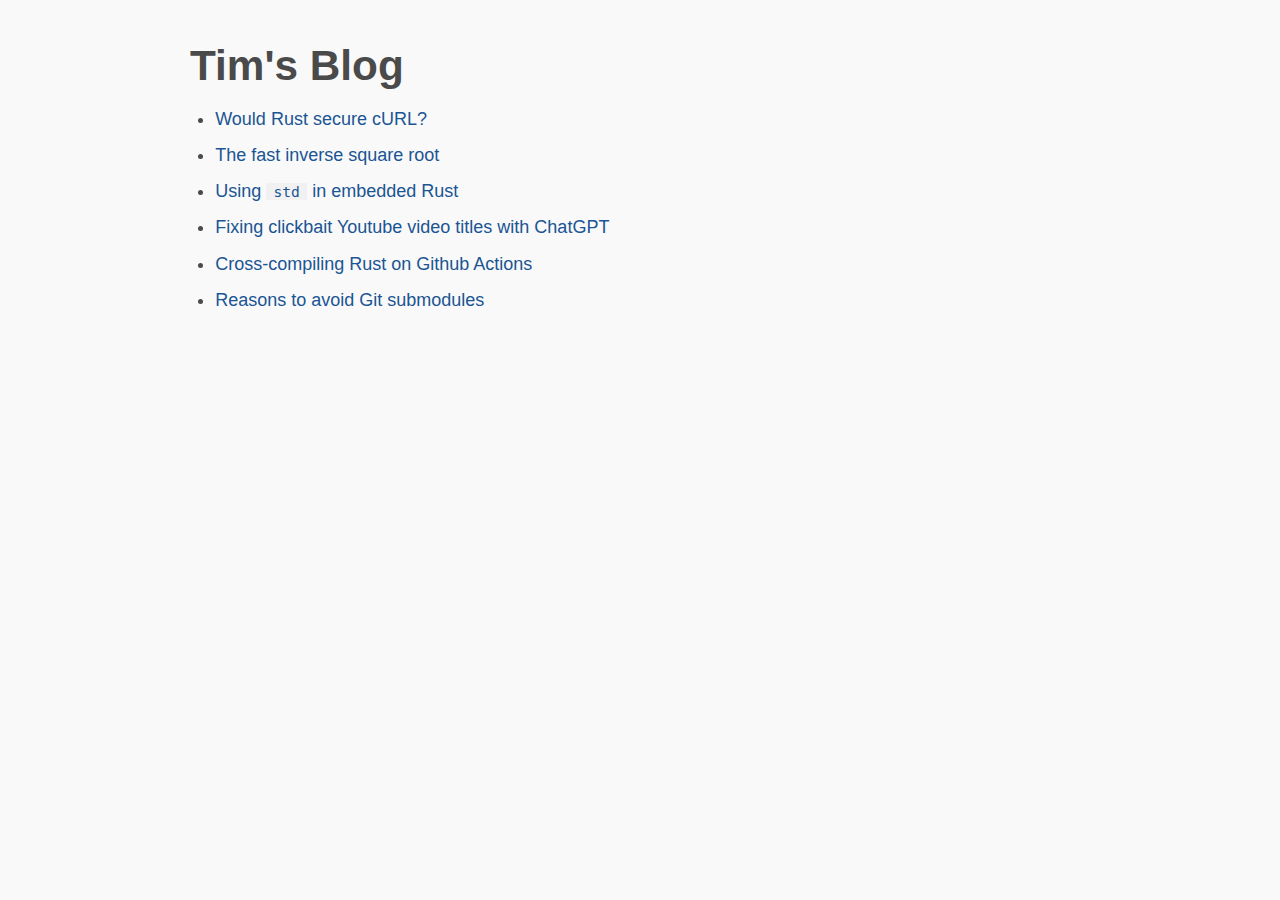
<file: index.html>
<!DOCTYPE html>
<html>

<head>
  <title>Tim's Blog</title>

  <!-- Force zoom on mobile -->
  <meta name="viewport" content="width=device-width, initial-scale=1">

  <!-- Basic classless styles -->
  <link rel="stylesheet" href="style.css" type="text/css">
</head>

<body>
  <h1>Tim's Blog</h1>
  <ul>
    <li><a href="curl-vulnerabilities-rust">Would Rust secure cURL?</a></li>
    <li><a href="fast-inverse-square-root">The fast inverse square root</a></li>
    <li><a href="std-embedded-rust">Using <code>std</code> in embedded Rust</a></li>
    <li><a href="youtube-clickbait-chatgpt">Fixing clickbait Youtube video titles with ChatGPT</li>
    <li><a href="cross-compiling-rust">Cross-compiling Rust on Github Actions</li>
    <li><a href="against-submodules">Reasons to avoid Git submodules</li>
  </ul>
</body>

</html>
</file>
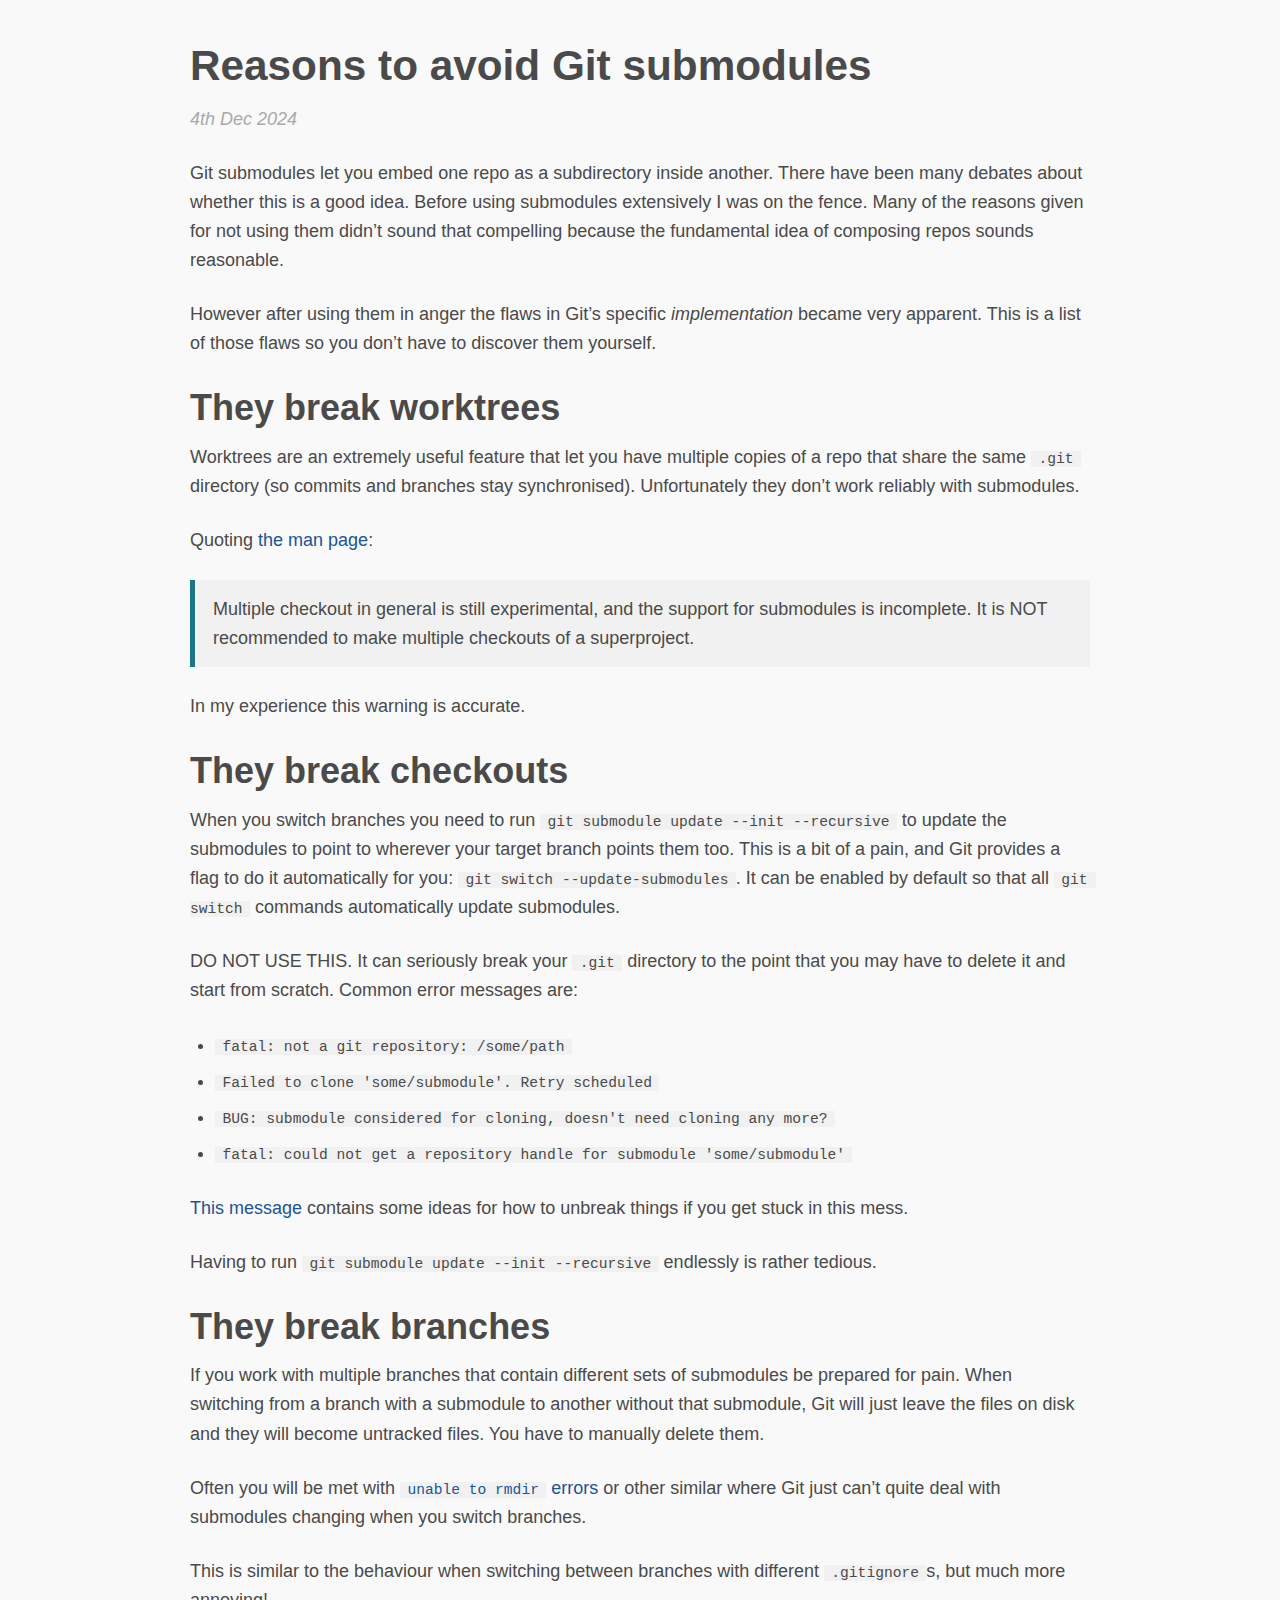
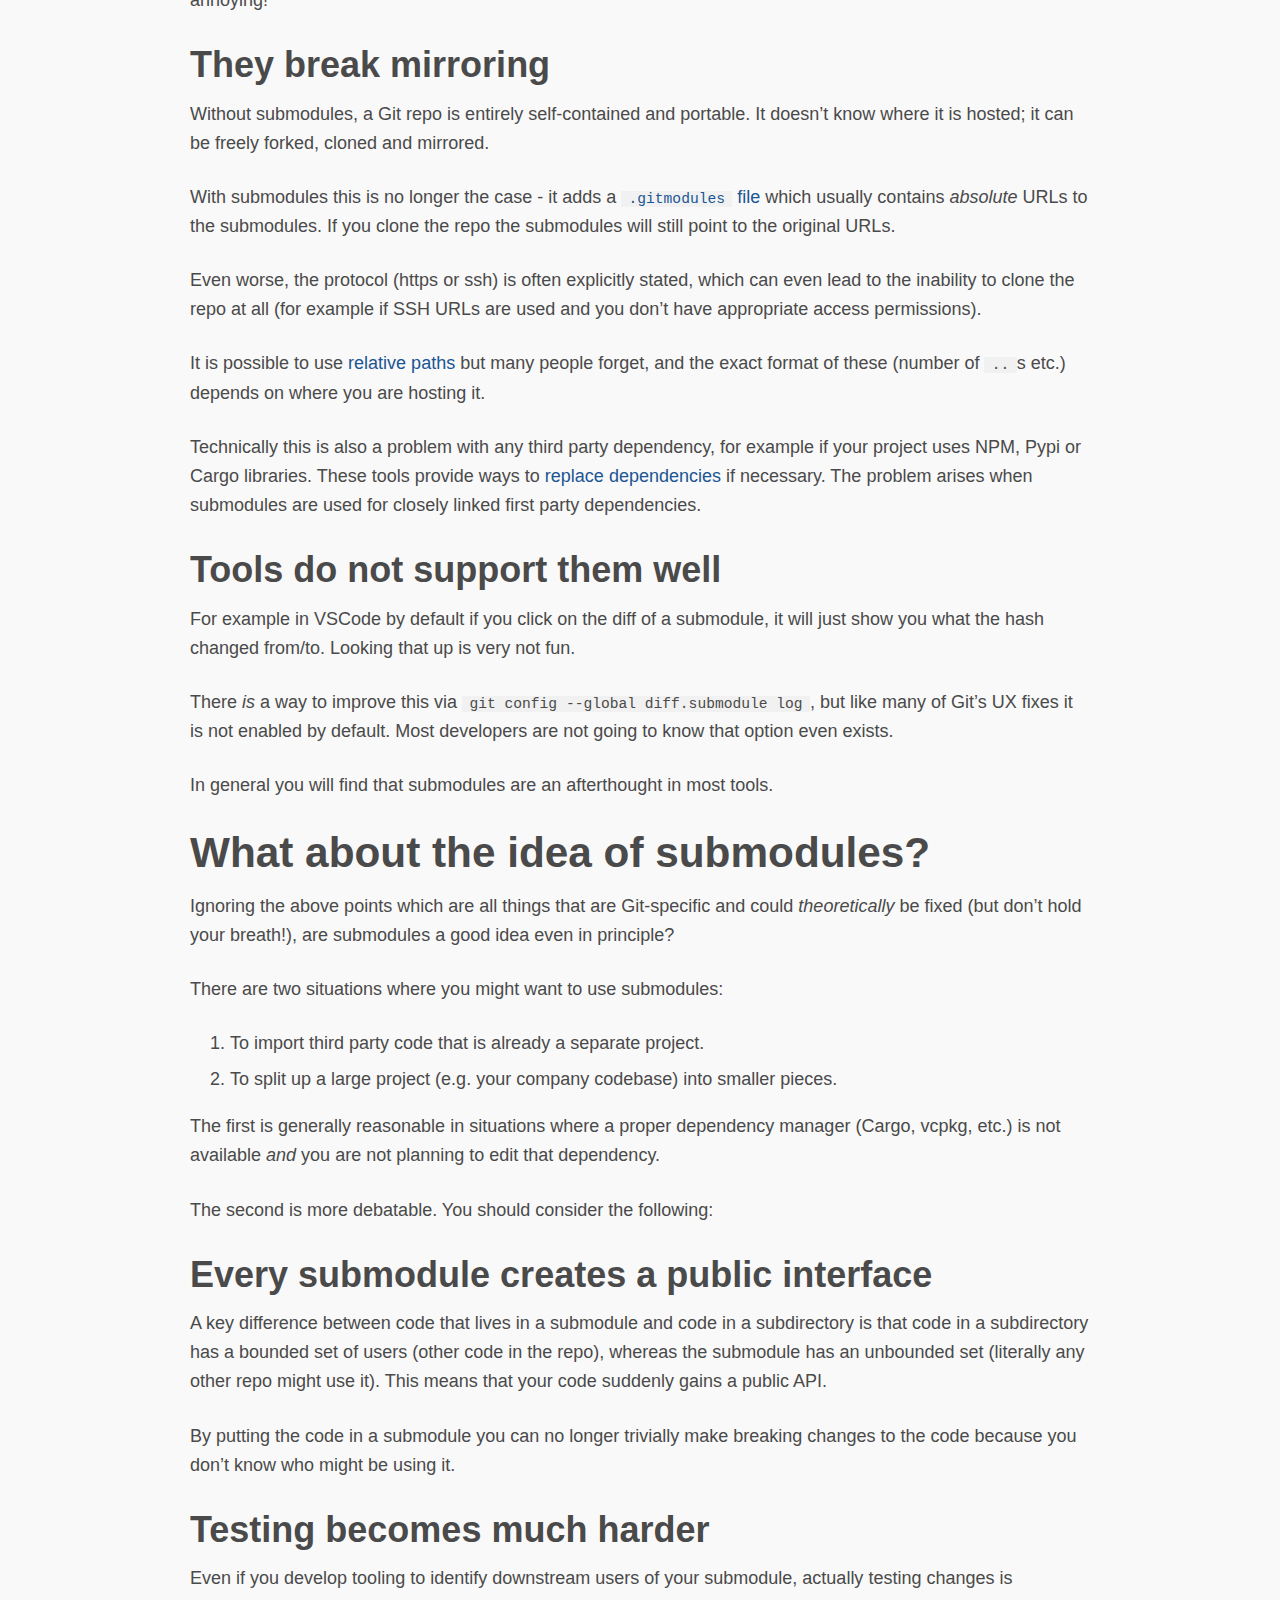
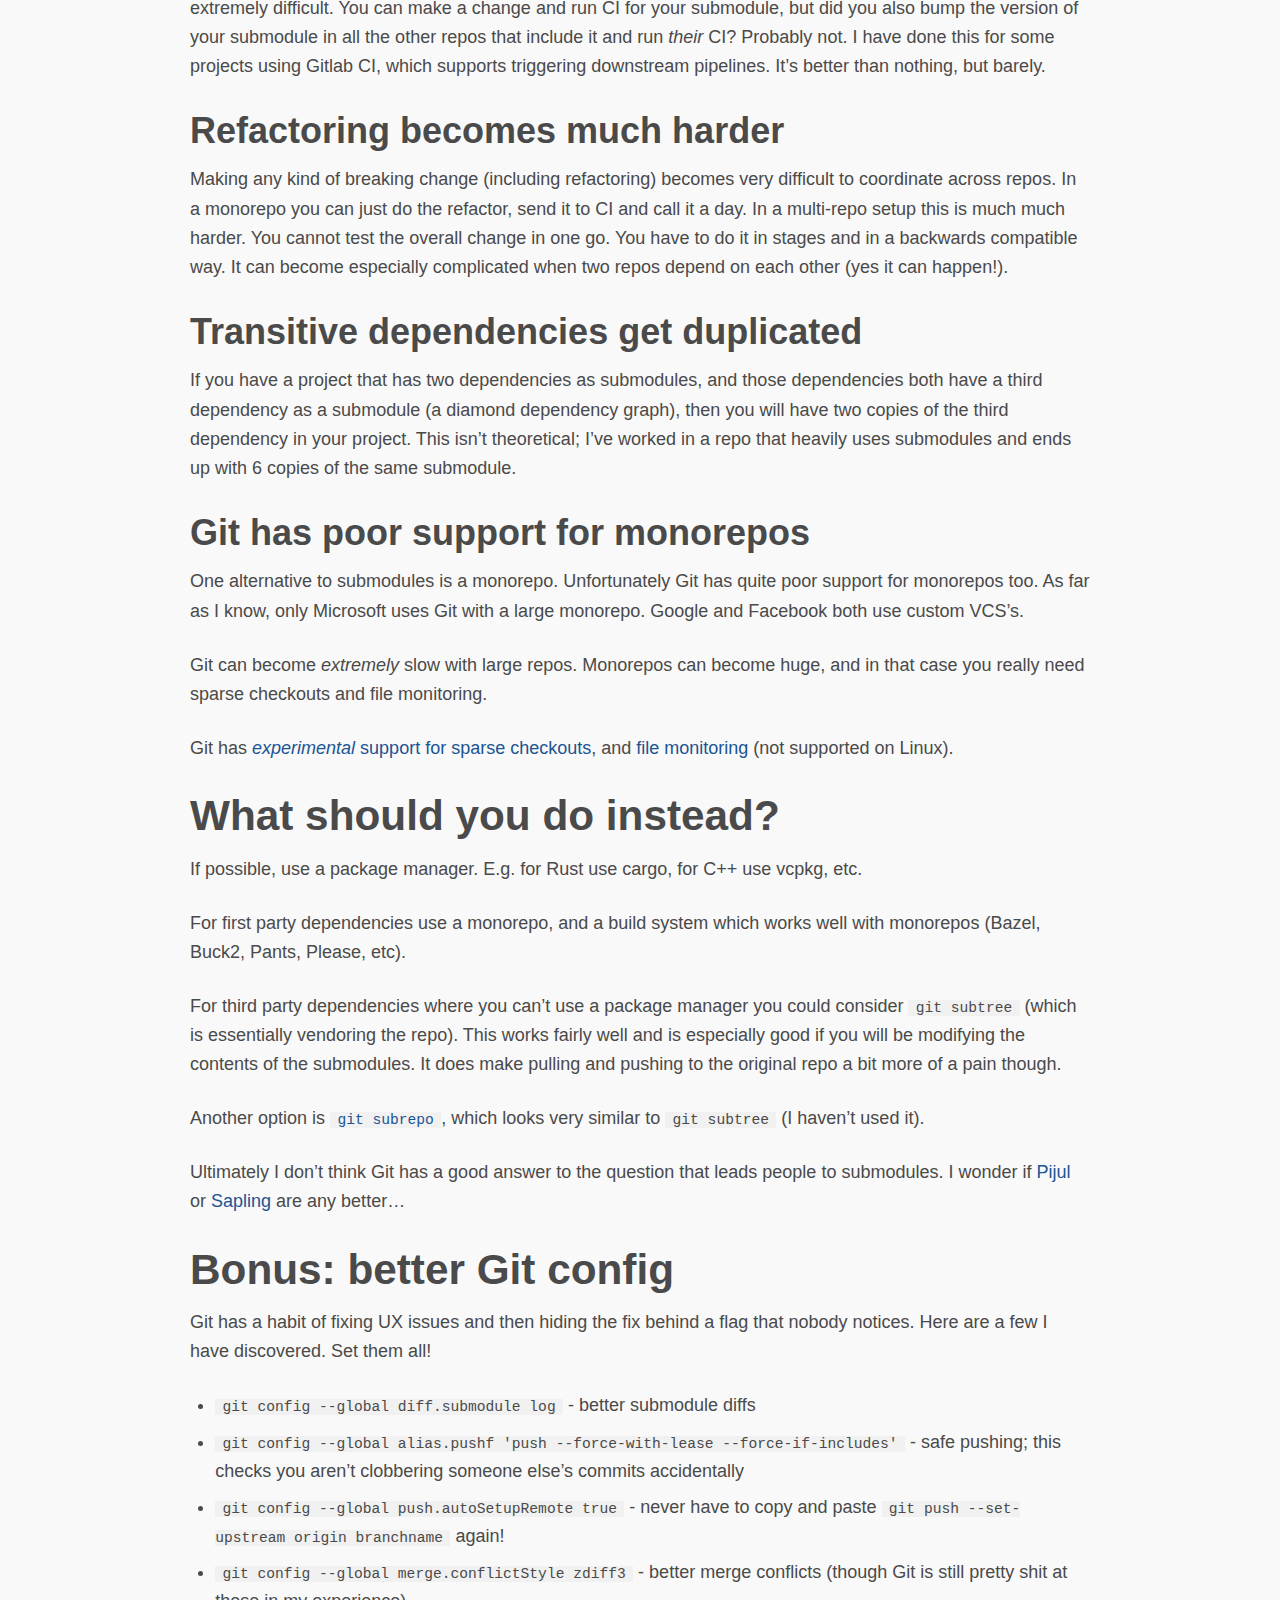
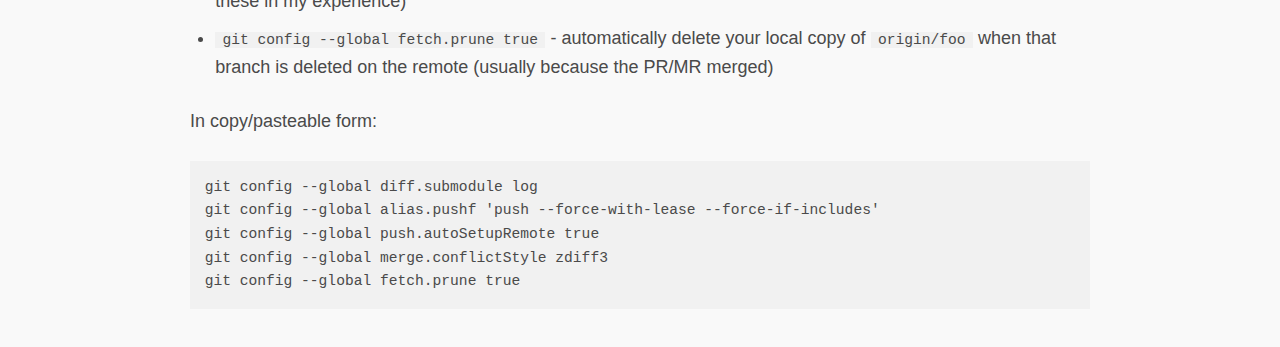
<file: against-submodules/index.html>
<!DOCTYPE html>
<html xmlns="http://www.w3.org/1999/xhtml" lang="" xml:lang="">
<head>
  <meta charset="utf-8" />
  <meta name="generator" content="pandoc" />
  <meta name="viewport" content="width=device-width, initial-scale=1.0, user-scalable=yes" />
  <meta name="author" content="" />
  <title>Reasons to avoid Git submodules</title>
  <style>
    code{white-space: pre-wrap;}
    span.smallcaps{font-variant: small-caps;}
    div.columns{display: flex; gap: min(4vw, 1.5em);}
    div.column{flex: auto; overflow-x: auto;}
    div.hanging-indent{margin-left: 1.5em; text-indent: -1.5em;}
    ul.task-list{list-style: none;}
    ul.task-list li input[type="checkbox"] {
      width: 0.8em;
      margin: 0 0.8em 0.2em -1.6em;
      vertical-align: middle;
    }
    .display.math{display: block; text-align: center; margin: 0.5rem auto;}
  </style>
  <link rel="stylesheet" href="../style.css" />
  <!--[if lt IE 9]>
    <script src="//cdnjs.cloudflare.com/ajax/libs/html5shiv/3.7.3/html5shiv-printshiv.min.js"></script>
  <![endif]-->
</head>
<body>
<header id="title-block-header">
<h1 class="title">Reasons to avoid Git submodules</h1>
<p class="author"></p>
<p class="date">4th Dec 2024</p>
</header>
<p>Git submodules let you embed one repo as a subdirectory inside
another. There have been many debates about whether this is a good idea.
Before using submodules extensively I was on the fence. Many of the
reasons given for not using them didn’t sound that compelling because
the fundamental idea of composing repos sounds reasonable.</p>
<p>However after using them in anger the flaws in Git’s specific
<em>implementation</em> became very apparent. This is a list of those
flaws so you don’t have to discover them yourself.</p>
<h2 id="they-break-worktrees">They break worktrees</h2>
<p>Worktrees are an extremely useful feature that let you have multiple
copies of a repo that share the same <code>.git</code> directory (so
commits and branches stay synchronised). Unfortunately they don’t work
reliably with submodules.</p>
<p>Quoting <a href="https://git-scm.com/docs/git-worktree">the man
page</a>:</p>
<blockquote>
<p>Multiple checkout in general is still experimental, and the support
for submodules is incomplete. It is NOT recommended to make multiple
checkouts of a superproject.</p>
</blockquote>
<p>In my experience this warning is accurate.</p>
<h2 id="they-break-checkouts">They break checkouts</h2>
<p>When you switch branches you need to run
<code>git submodule update --init --recursive</code> to update the
submodules to point to wherever your target branch points them too. This
is a bit of a pain, and Git provides a flag to do it automatically for
you: <code>git switch --update-submodules</code>. It can be enabled by
default so that all <code>git switch</code> commands automatically
update submodules.</p>
<p>DO NOT USE THIS. It can seriously break your <code>.git</code>
directory to the point that you may have to delete it and start from
scratch. Common error messages are:</p>
<ul>
<li><code>fatal: not a git repository: /some/path</code></li>
<li><code>Failed to clone 'some/submodule'. Retry scheduled</code></li>
<li><code>BUG: submodule considered for cloning, doesn't need cloning any more?</code></li>
<li><code>fatal: could not get a repository handle for submodule 'some/submodule'</code></li>
</ul>
<p><a
href="https://lore.kernel.org/git/7C3FF354-F10E-4822-ACF8-31417B05C099@gmail.com/">This
message</a> contains some ideas for how to unbreak things if you get
stuck in this mess.</p>
<p>Having to run <code>git submodule update --init --recursive</code>
endlessly is rather tedious.</p>
<h2 id="they-break-branches">They break branches</h2>
<p>If you work with multiple branches that contain different sets of
submodules be prepared for pain. When switching from a branch with a
submodule to another without that submodule, Git will just leave the
files on disk and they will become untracked files. You have to manually
delete them.</p>
<p>Often you will be met with <a
href="https://stackoverflow.com/q/45215094/265521"><code>unable to rmdir</code>
errors</a> or other similar where Git just can’t quite deal with
submodules changing when you switch branches.</p>
<p>This is similar to the behaviour when switching between branches with
different <code>.gitignore</code>s, but much more annoying!</p>
<h2 id="they-break-mirroring">They break mirroring</h2>
<p>Without submodules, a Git repo is entirely self-contained and
portable. It doesn’t know where it is hosted; it can be freely forked,
cloned and mirrored.</p>
<p>With submodules this is no longer the case - it adds a <a
href="https://github.com/pydrofoil/pydrofoil/blob/main/.gitmodules"><code>.gitmodules</code>
file</a> which usually contains <em>absolute</em> URLs to the
submodules. If you clone the repo the submodules will still point to the
original URLs.</p>
<p>Even worse, the protocol (https or ssh) is often explicitly stated,
which can even lead to the inability to clone the repo at all (for
example if SSH URLs are used and you don’t have appropriate access
permissions).</p>
<p>It is possible to use <a
href="https://www.damirscorner.com/blog/posts/20210423-ChangingUrlsOfGitSubmodules.html">relative
paths</a> but many people forget, and the exact format of these (number
of <code>..</code>s etc.) depends on where you are hosting it.</p>
<p>Technically this is also a problem with any third party dependency,
for example if your project uses NPM, Pypi or Cargo libraries. These
tools provide ways to <a
href="https://doc.rust-lang.org/cargo/reference/overriding-dependencies.html">replace
dependencies</a> if necessary. The problem arises when submodules are
used for closely linked first party dependencies.</p>
<h2 id="tools-do-not-support-them-well">Tools do not support them
well</h2>
<p>For example in VSCode by default if you click on the diff of a
submodule, it will just show you what the hash changed from/to. Looking
that up is very not fun.</p>
<p>There <em>is</em> a way to improve this via
<code>git config --global diff.submodule log</code>, but like many of
Git’s UX fixes it is not enabled by default. Most developers are not
going to know that option even exists.</p>
<p>In general you will find that submodules are an afterthought in most
tools.</p>
<h1 id="what-about-the-idea-of-submodules">What about the idea of
submodules?</h1>
<p>Ignoring the above points which are all things that are Git-specific
and could <em>theoretically</em> be fixed (but don’t hold your breath!),
are submodules a good idea even in principle?</p>
<p>There are two situations where you might want to use submodules:</p>
<ol type="1">
<li>To import third party code that is already a separate project.</li>
<li>To split up a large project (e.g. your company codebase) into
smaller pieces.</li>
</ol>
<p>The first is generally reasonable in situations where a proper
dependency manager (Cargo, vcpkg, etc.) is not available <em>and</em>
you are not planning to edit that dependency.</p>
<p>The second is more debatable. You should consider the following:</p>
<h2 id="every-submodule-creates-a-public-interface">Every submodule
creates a public interface</h2>
<p>A key difference between code that lives in a submodule and code in a
subdirectory is that code in a subdirectory has a bounded set of users
(other code in the repo), whereas the submodule has an unbounded set
(literally any other repo might use it). This means that your code
suddenly gains a public API.</p>
<p>By putting the code in a submodule you can no longer trivially make
breaking changes to the code because you don’t know who might be using
it.</p>
<h2 id="testing-becomes-much-harder">Testing becomes much harder</h2>
<p>Even if you develop tooling to identify downstream users of your
submodule, actually testing changes is extremely difficult. You can make
a change and run CI for your submodule, but did you also bump the
version of your submodule in all the other repos that include it and run
<em>their</em> CI? Probably not. I have done this for some projects
using Gitlab CI, which supports triggering downstream pipelines. It’s
better than nothing, but barely.</p>
<h2 id="refactoring-becomes-much-harder">Refactoring becomes much
harder</h2>
<p>Making any kind of breaking change (including refactoring) becomes
very difficult to coordinate across repos. In a monorepo you can just do
the refactor, send it to CI and call it a day. In a multi-repo setup
this is much much harder. You cannot test the overall change in one go.
You have to do it in stages and in a backwards compatible way. It can
become especially complicated when two repos depend on each other (yes
it can happen!).</p>
<h2 id="transitive-dependencies-get-duplicated">Transitive dependencies
get duplicated</h2>
<p>If you have a project that has two dependencies as submodules, and
those dependencies both have a third dependency as a submodule (a
diamond dependency graph), then you will have two copies of the third
dependency in your project. This isn’t theoretical; I’ve worked in a
repo that heavily uses submodules and ends up with 6 copies of the same
submodule.</p>
<h2 id="git-has-poor-support-for-monorepos">Git has poor support for
monorepos</h2>
<p>One alternative to submodules is a monorepo. Unfortunately Git has
quite poor support for monorepos too. As far as I know, only Microsoft
uses Git with a large monorepo. Google and Facebook both use custom
VCS’s.</p>
<p>Git can become <em>extremely</em> slow with large repos. Monorepos
can become huge, and in that case you really need sparse checkouts and
file monitoring.</p>
<p>Git has <a
href="https://git-scm.com/docs/git-sparse-checkout"><em>experimental</em>
support for sparse checkouts</a>, and <a
href="https://git-scm.com/docs/git-config#Documentation/git-config.txt-corefsmonitor">file
monitoring</a> (not supported on Linux).</p>
<h1 id="what-should-you-do-instead">What should you do instead?</h1>
<p>If possible, use a package manager. E.g. for Rust use cargo, for C++
use vcpkg, etc.</p>
<p>For first party dependencies use a monorepo, and a build system which
works well with monorepos (Bazel, Buck2, Pants, Please, etc).</p>
<p>For third party dependencies where you can’t use a package manager
you could consider <code>git subtree</code> (which is essentially
vendoring the repo). This works fairly well and is especially good if
you will be modifying the contents of the submodules. It does make
pulling and pushing to the original repo a bit more of a pain
though.</p>
<p>Another option is <a
href="https://github.com/ingydotnet/git-subrepo"><code>git subrepo</code></a>,
which looks very similar to <code>git subtree</code> (I haven’t used
it).</p>
<p>Ultimately I don’t think Git has a good answer to the question that
leads people to submodules. I wonder if <a
href="https://pijul.org/">Pijul</a> or <a
href="https://github.com/facebook/sapling">Sapling</a> are any
better…</p>
<h1 id="bonus-better-git-config">Bonus: better Git config</h1>
<p>Git has a habit of fixing UX issues and then hiding the fix behind a
flag that nobody notices. Here are a few I have discovered. Set them
all!</p>
<ul>
<li><code>git config --global diff.submodule log</code> - better
submodule diffs</li>
<li><code>git config --global alias.pushf 'push --force-with-lease --force-if-includes'</code>
- safe pushing; this checks you aren’t clobbering someone else’s commits
accidentally</li>
<li><code>git config --global push.autoSetupRemote true</code> - never
have to copy and paste
<code>git push --set-upstream origin branchname</code> again!</li>
<li><code>git config --global merge.conflictStyle zdiff3</code> - better
merge conflicts (though Git is still pretty shit at these in my
experience)</li>
<li><code>git config --global fetch.prune true</code> - automatically
delete your local copy of <code>origin/foo</code> when that branch is
deleted on the remote (usually because the PR/MR merged)</li>
</ul>
<p>In copy/pasteable form:</p>
<pre><code>git config --global diff.submodule log
git config --global alias.pushf &#39;push --force-with-lease --force-if-includes&#39;
git config --global push.autoSetupRemote true
git config --global merge.conflictStyle zdiff3
git config --global fetch.prune true</code></pre>
</body>
</html>
</file>
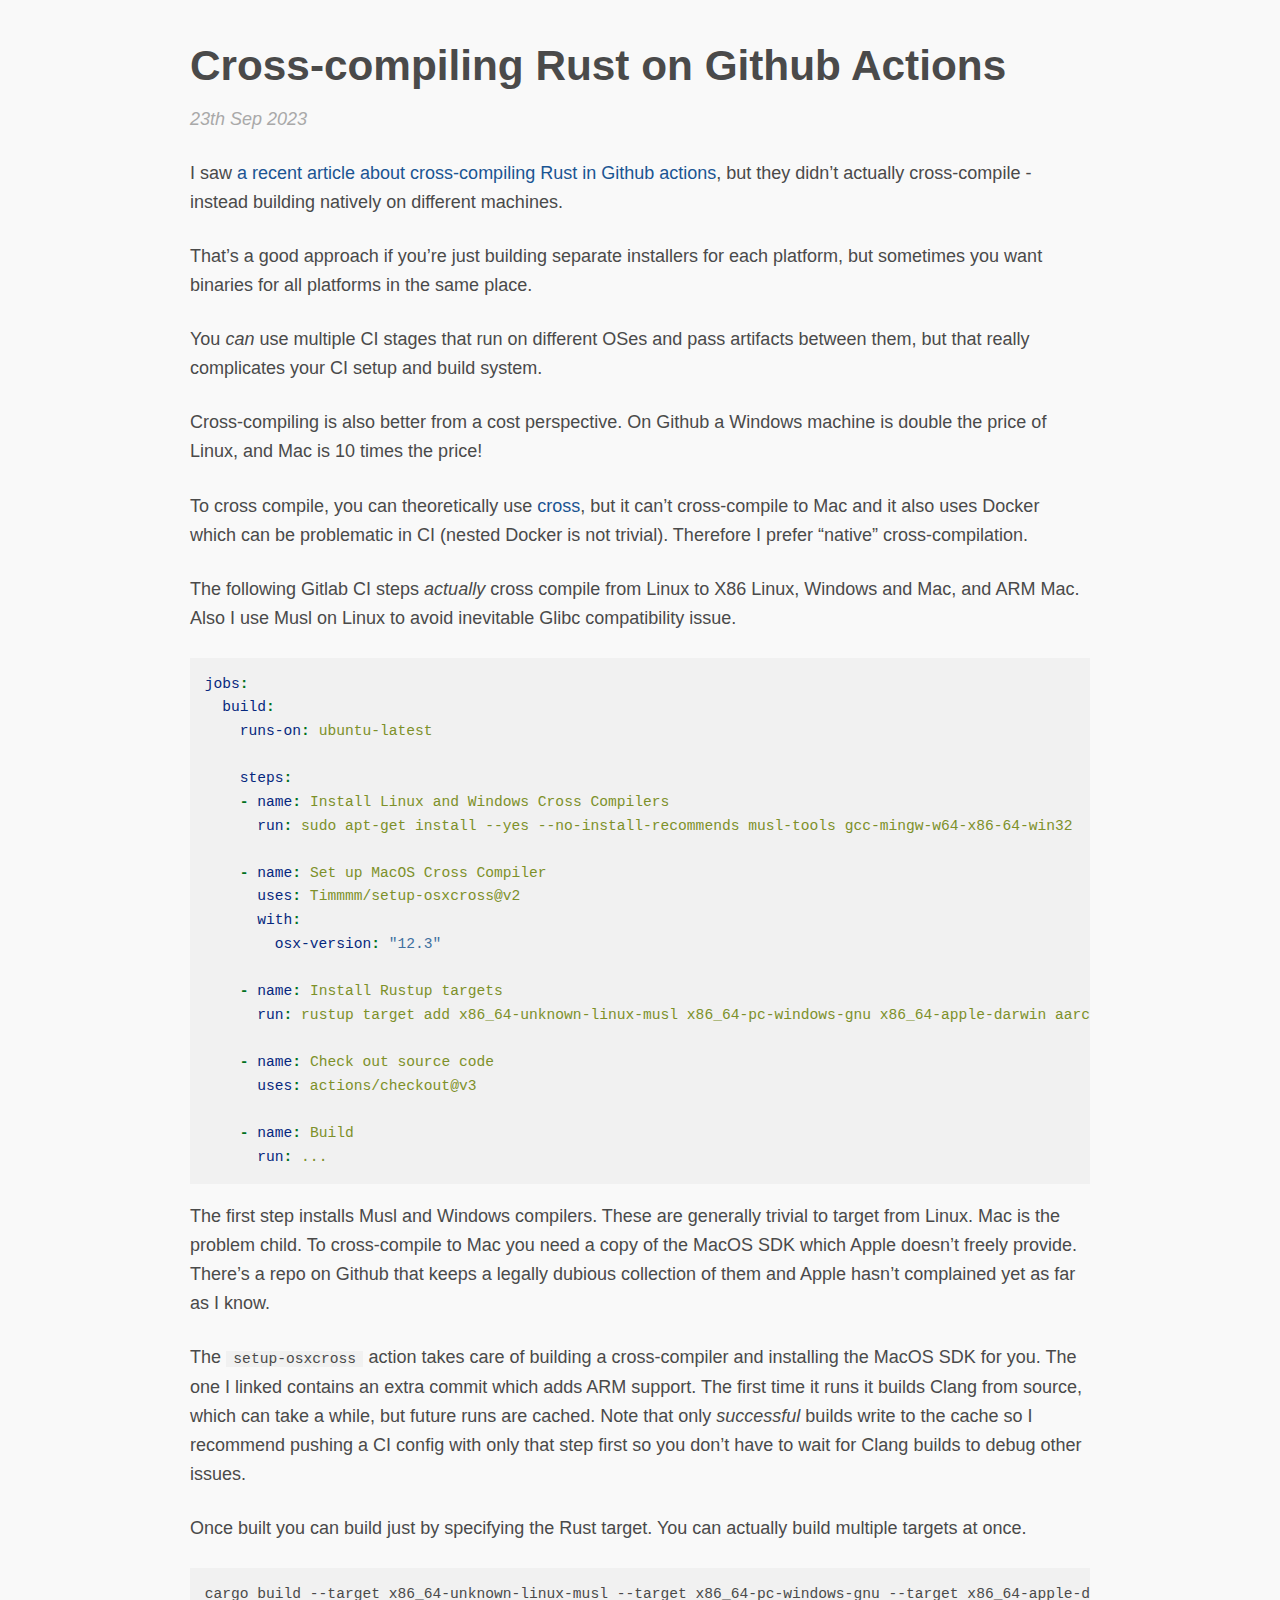
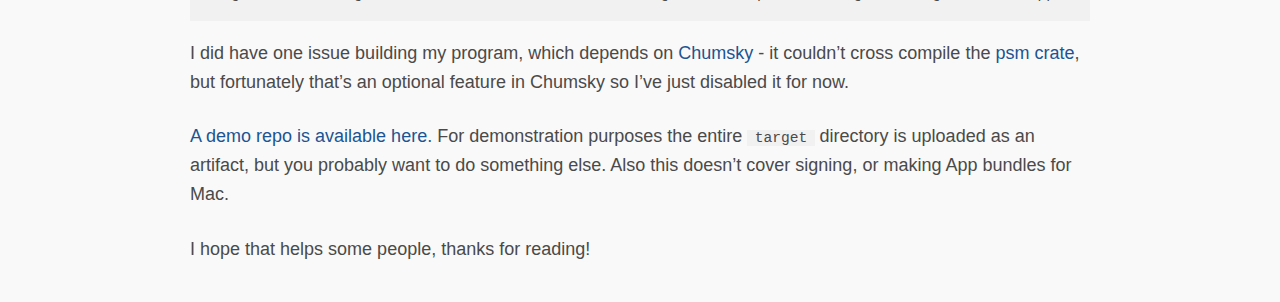
<file: cross-compiling-rust/index.html>
<!DOCTYPE html>
<html xmlns="http://www.w3.org/1999/xhtml" lang="" xml:lang="">
<head>
  <meta charset="utf-8" />
  <meta name="generator" content="pandoc" />
  <meta name="viewport" content="width=device-width, initial-scale=1.0, user-scalable=yes" />
  <meta name="author" content="" />
  <title>Cross-compiling Rust on Github Actions</title>
  <style>
    code{white-space: pre-wrap;}
    span.smallcaps{font-variant: small-caps;}
    div.columns{display: flex; gap: min(4vw, 1.5em);}
    div.column{flex: auto; overflow-x: auto;}
    div.hanging-indent{margin-left: 1.5em; text-indent: -1.5em;}
    ul.task-list{list-style: none;}
    ul.task-list li input[type="checkbox"] {
      width: 0.8em;
      margin: 0 0.8em 0.2em -1.6em;
      vertical-align: middle;
    }
    pre > code.sourceCode { white-space: pre; position: relative; }
    pre > code.sourceCode > span { display: inline-block; line-height: 1.25; }
    pre > code.sourceCode > span:empty { height: 1.2em; }
    .sourceCode { overflow: visible; }
    code.sourceCode > span { color: inherit; text-decoration: inherit; }
    div.sourceCode { margin: 1em 0; }
    pre.sourceCode { margin: 0; }
    @media screen {
    div.sourceCode { overflow: auto; }
    }
    @media print {
    pre > code.sourceCode { white-space: pre-wrap; }
    pre > code.sourceCode > span { text-indent: -5em; padding-left: 5em; }
    }
    pre.numberSource code
      { counter-reset: source-line 0; }
    pre.numberSource code > span
      { position: relative; left: -4em; counter-increment: source-line; }
    pre.numberSource code > span > a:first-child::before
      { content: counter(source-line);
        position: relative; left: -1em; text-align: right; vertical-align: baseline;
        border: none; display: inline-block;
        -webkit-touch-callout: none; -webkit-user-select: none;
        -khtml-user-select: none; -moz-user-select: none;
        -ms-user-select: none; user-select: none;
        padding: 0 4px; width: 4em;
        color: #aaaaaa;
      }
    pre.numberSource { margin-left: 3em; border-left: 1px solid #aaaaaa;  padding-left: 4px; }
    div.sourceCode
      {   }
    @media screen {
    pre > code.sourceCode > span > a:first-child::before { text-decoration: underline; }
    }
    code span.al { color: #ff0000; font-weight: bold; } /* Alert */
    code span.an { color: #60a0b0; font-weight: bold; font-style: italic; } /* Annotation */
    code span.at { color: #7d9029; } /* Attribute */
    code span.bn { color: #40a070; } /* BaseN */
    code span.bu { color: #008000; } /* BuiltIn */
    code span.cf { color: #007020; font-weight: bold; } /* ControlFlow */
    code span.ch { color: #4070a0; } /* Char */
    code span.cn { color: #880000; } /* Constant */
    code span.co { color: #60a0b0; font-style: italic; } /* Comment */
    code span.cv { color: #60a0b0; font-weight: bold; font-style: italic; } /* CommentVar */
    code span.do { color: #ba2121; font-style: italic; } /* Documentation */
    code span.dt { color: #902000; } /* DataType */
    code span.dv { color: #40a070; } /* DecVal */
    code span.er { color: #ff0000; font-weight: bold; } /* Error */
    code span.ex { } /* Extension */
    code span.fl { color: #40a070; } /* Float */
    code span.fu { color: #06287e; } /* Function */
    code span.im { color: #008000; font-weight: bold; } /* Import */
    code span.in { color: #60a0b0; font-weight: bold; font-style: italic; } /* Information */
    code span.kw { color: #007020; font-weight: bold; } /* Keyword */
    code span.op { color: #666666; } /* Operator */
    code span.ot { color: #007020; } /* Other */
    code span.pp { color: #bc7a00; } /* Preprocessor */
    code span.sc { color: #4070a0; } /* SpecialChar */
    code span.ss { color: #bb6688; } /* SpecialString */
    code span.st { color: #4070a0; } /* String */
    code span.va { color: #19177c; } /* Variable */
    code span.vs { color: #4070a0; } /* VerbatimString */
    code span.wa { color: #60a0b0; font-weight: bold; font-style: italic; } /* Warning */
    .display.math{display: block; text-align: center; margin: 0.5rem auto;}
  </style>
  <link rel="stylesheet" href="../style.css" />
  <!--[if lt IE 9]>
    <script src="//cdnjs.cloudflare.com/ajax/libs/html5shiv/3.7.3/html5shiv-printshiv.min.js"></script>
  <![endif]-->
</head>
<body>
<header id="title-block-header">
<h1 class="title">Cross-compiling Rust on Github Actions</h1>
<p class="author"></p>
<p class="date">23th Sep 2023</p>
</header>
<p>I saw <a
href="https://reemus.dev/tldr/rust-cross-compilation-github-actions">a
recent article about cross-compiling Rust in Github actions</a>, but
they didn’t actually cross-compile - instead building natively on
different machines.</p>
<p>That’s a good approach if you’re just building separate installers
for each platform, but sometimes you want binaries for all platforms in
the same place.</p>
<p>You <em>can</em> use multiple CI stages that run on different OSes
and pass artifacts between them, but that really complicates your CI
setup and build system.</p>
<p>Cross-compiling is also better from a cost perspective. On Github a
Windows machine is double the price of Linux, and Mac is 10 times the
price!</p>
<p>To cross compile, you can theoretically use <a
href="https://github.com/cross-rs/cross">cross</a>, but it can’t
cross-compile to Mac and it also uses Docker which can be problematic in
CI (nested Docker is not trivial). Therefore I prefer “native”
cross-compilation.</p>
<p>The following Gitlab CI steps <em>actually</em> cross compile from
Linux to X86 Linux, Windows and Mac, and ARM Mac. Also I use Musl on
Linux to avoid inevitable Glibc compatibility issue.</p>
<div class="sourceCode" id="cb1"><pre
class="sourceCode yaml"><code class="sourceCode yaml"><span id="cb1-1"><a href="#cb1-1" aria-hidden="true" tabindex="-1"></a><span class="fu">jobs</span><span class="kw">:</span></span>
<span id="cb1-2"><a href="#cb1-2" aria-hidden="true" tabindex="-1"></a><span class="at">  </span><span class="fu">build</span><span class="kw">:</span></span>
<span id="cb1-3"><a href="#cb1-3" aria-hidden="true" tabindex="-1"></a><span class="at">    </span><span class="fu">runs-on</span><span class="kw">:</span><span class="at"> ubuntu-latest</span></span>
<span id="cb1-4"><a href="#cb1-4" aria-hidden="true" tabindex="-1"></a></span>
<span id="cb1-5"><a href="#cb1-5" aria-hidden="true" tabindex="-1"></a><span class="at">    </span><span class="fu">steps</span><span class="kw">:</span></span>
<span id="cb1-6"><a href="#cb1-6" aria-hidden="true" tabindex="-1"></a><span class="at">    </span><span class="kw">-</span><span class="at"> </span><span class="fu">name</span><span class="kw">:</span><span class="at"> Install Linux and Windows Cross Compilers</span></span>
<span id="cb1-7"><a href="#cb1-7" aria-hidden="true" tabindex="-1"></a><span class="at">      </span><span class="fu">run</span><span class="kw">:</span><span class="at"> sudo apt-get install --yes --no-install-recommends musl-tools gcc-mingw-w64-x86-64-win32</span></span>
<span id="cb1-8"><a href="#cb1-8" aria-hidden="true" tabindex="-1"></a></span>
<span id="cb1-9"><a href="#cb1-9" aria-hidden="true" tabindex="-1"></a><span class="at">    </span><span class="kw">-</span><span class="at"> </span><span class="fu">name</span><span class="kw">:</span><span class="at"> Set up MacOS Cross Compiler</span></span>
<span id="cb1-10"><a href="#cb1-10" aria-hidden="true" tabindex="-1"></a><span class="at">      </span><span class="fu">uses</span><span class="kw">:</span><span class="at"> Timmmm/setup-osxcross@v2</span></span>
<span id="cb1-11"><a href="#cb1-11" aria-hidden="true" tabindex="-1"></a><span class="at">      </span><span class="fu">with</span><span class="kw">:</span></span>
<span id="cb1-12"><a href="#cb1-12" aria-hidden="true" tabindex="-1"></a><span class="at">        </span><span class="fu">osx-version</span><span class="kw">:</span><span class="at"> </span><span class="st">&quot;12.3&quot;</span></span>
<span id="cb1-13"><a href="#cb1-13" aria-hidden="true" tabindex="-1"></a></span>
<span id="cb1-14"><a href="#cb1-14" aria-hidden="true" tabindex="-1"></a><span class="at">    </span><span class="kw">-</span><span class="at"> </span><span class="fu">name</span><span class="kw">:</span><span class="at"> Install Rustup targets</span></span>
<span id="cb1-15"><a href="#cb1-15" aria-hidden="true" tabindex="-1"></a><span class="at">      </span><span class="fu">run</span><span class="kw">:</span><span class="at"> rustup target add x86_64-unknown-linux-musl x86_64-pc-windows-gnu x86_64-apple-darwin aarch64-apple-darwin</span></span>
<span id="cb1-16"><a href="#cb1-16" aria-hidden="true" tabindex="-1"></a></span>
<span id="cb1-17"><a href="#cb1-17" aria-hidden="true" tabindex="-1"></a><span class="at">    </span><span class="kw">-</span><span class="at"> </span><span class="fu">name</span><span class="kw">:</span><span class="at"> Check out source code</span></span>
<span id="cb1-18"><a href="#cb1-18" aria-hidden="true" tabindex="-1"></a><span class="at">      </span><span class="fu">uses</span><span class="kw">:</span><span class="at"> actions/checkout@v3</span></span>
<span id="cb1-19"><a href="#cb1-19" aria-hidden="true" tabindex="-1"></a></span>
<span id="cb1-20"><a href="#cb1-20" aria-hidden="true" tabindex="-1"></a><span class="at">    </span><span class="kw">-</span><span class="at"> </span><span class="fu">name</span><span class="kw">:</span><span class="at"> Build</span></span>
<span id="cb1-21"><a href="#cb1-21" aria-hidden="true" tabindex="-1"></a><span class="at">      </span><span class="fu">run</span><span class="kw">:</span><span class="at"> ...</span></span></code></pre></div>
<p>The first step installs Musl and Windows compilers. These are
generally trivial to target from Linux. Mac is the problem child. To
cross-compile to Mac you need a copy of the MacOS SDK which Apple
doesn’t freely provide. There’s a repo on Github that keeps a legally
dubious collection of them and Apple hasn’t complained yet as far as I
know.</p>
<p>The <code>setup-osxcross</code> action takes care of building a
cross-compiler and installing the MacOS SDK for you. The one I linked
contains an extra commit which adds ARM support. The first time it runs
it builds Clang from source, which can take a while, but future runs are
cached. Note that only <em>successful</em> builds write to the cache so
I recommend pushing a CI config with only that step first so you don’t
have to wait for Clang builds to debug other issues.</p>
<p>Once built you can build just by specifying the Rust target. You can
actually build multiple targets at once.</p>
<div class="sourceCode" id="cb2"><pre
class="sourceCode shell"><code class="sourceCode shell"><span id="cb2-1"><a href="#cb2-1" aria-hidden="true" tabindex="-1"></a>cargo build --target x86_64-unknown-linux-musl --target x86_64-pc-windows-gnu --target x86_64-apple-darwin --target aarch64-apple-darwin</span></code></pre></div>
<p>I did have one issue building my program, which depends on <a
href="https://github.com/zesterer/chumsky">Chumsky</a> - it couldn’t
cross compile the <a href="https://crates.io/crates/psm">psm crate</a>,
but fortunately that’s an optional feature in Chumsky so I’ve just
disabled it for now.</p>
<p><a href="https://github.com/Timmmm/rust_cross_compile_demo">A demo
repo is available here.</a> For demonstration purposes the entire
<code>target</code> directory is uploaded as an artifact, but you
probably want to do something else. Also this doesn’t cover signing, or
making App bundles for Mac.</p>
<p>I hope that helps some people, thanks for reading!</p>
</body>
</html>
</file>
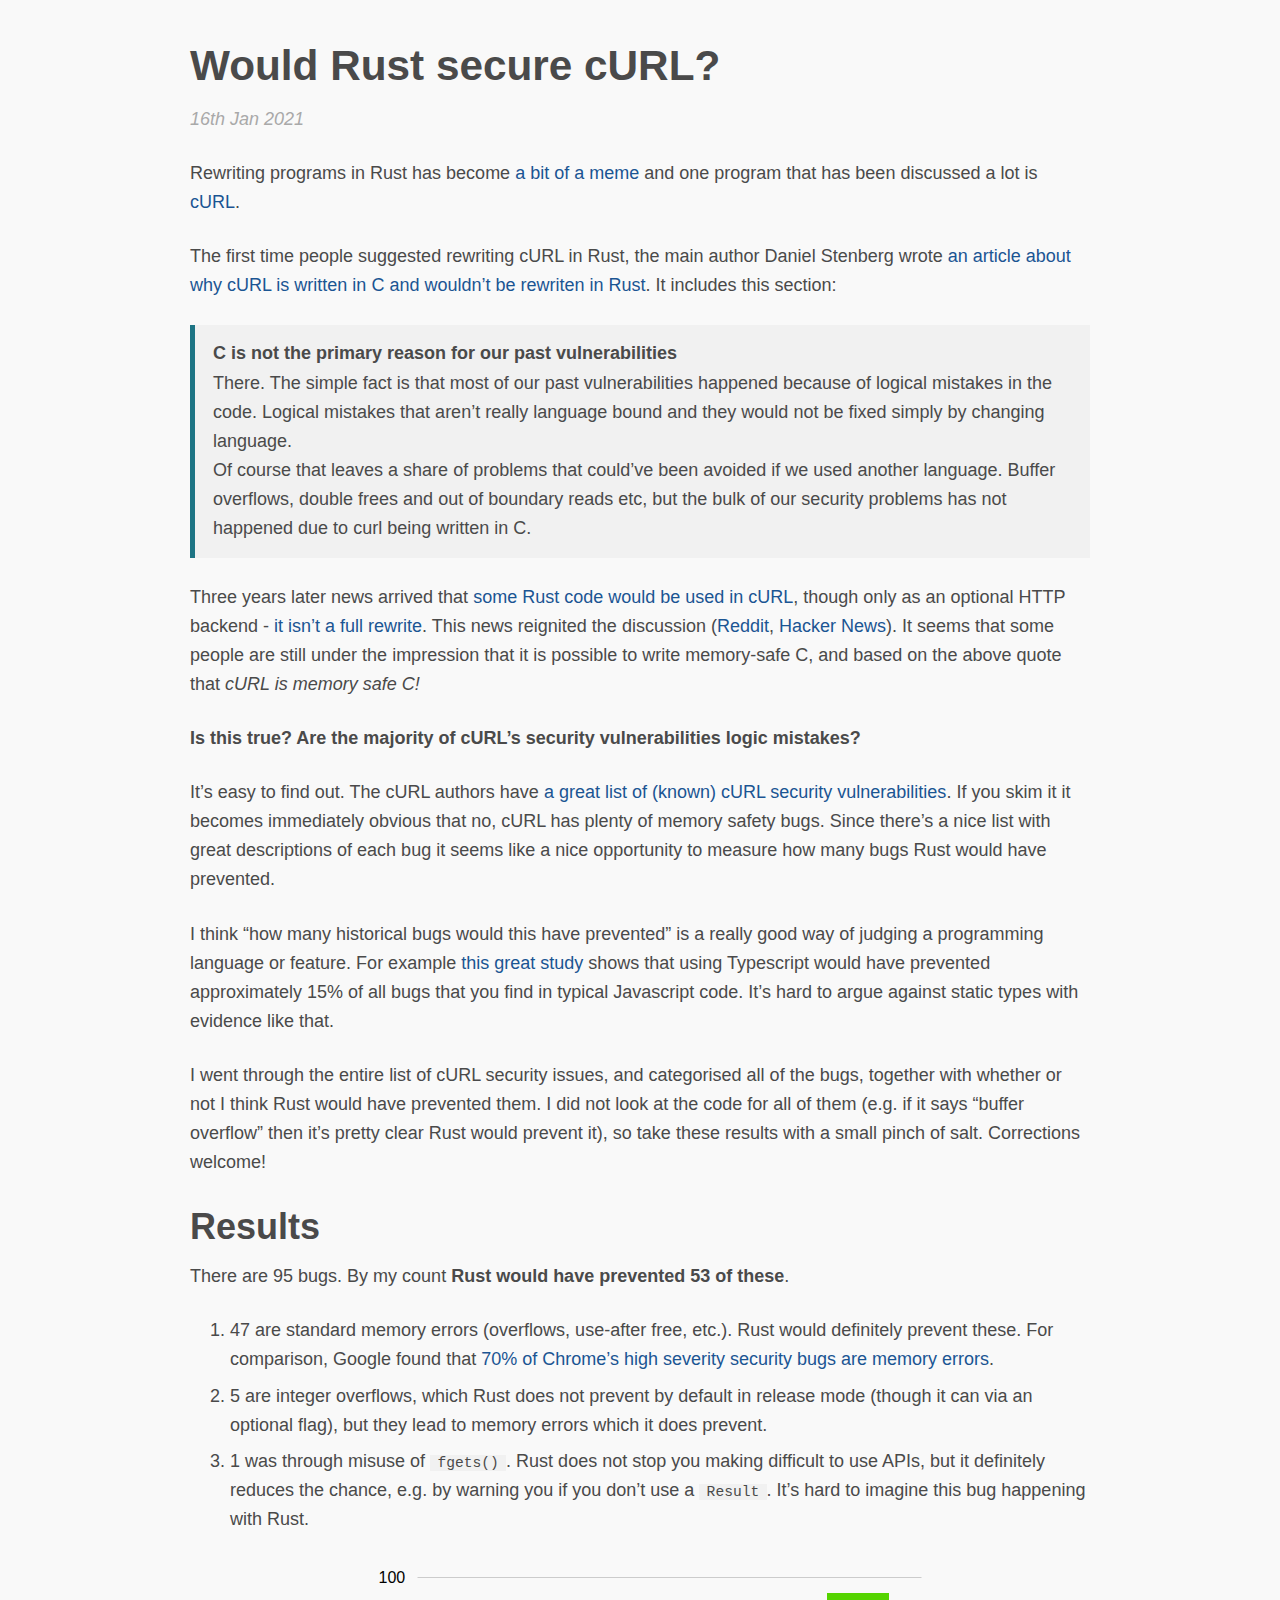
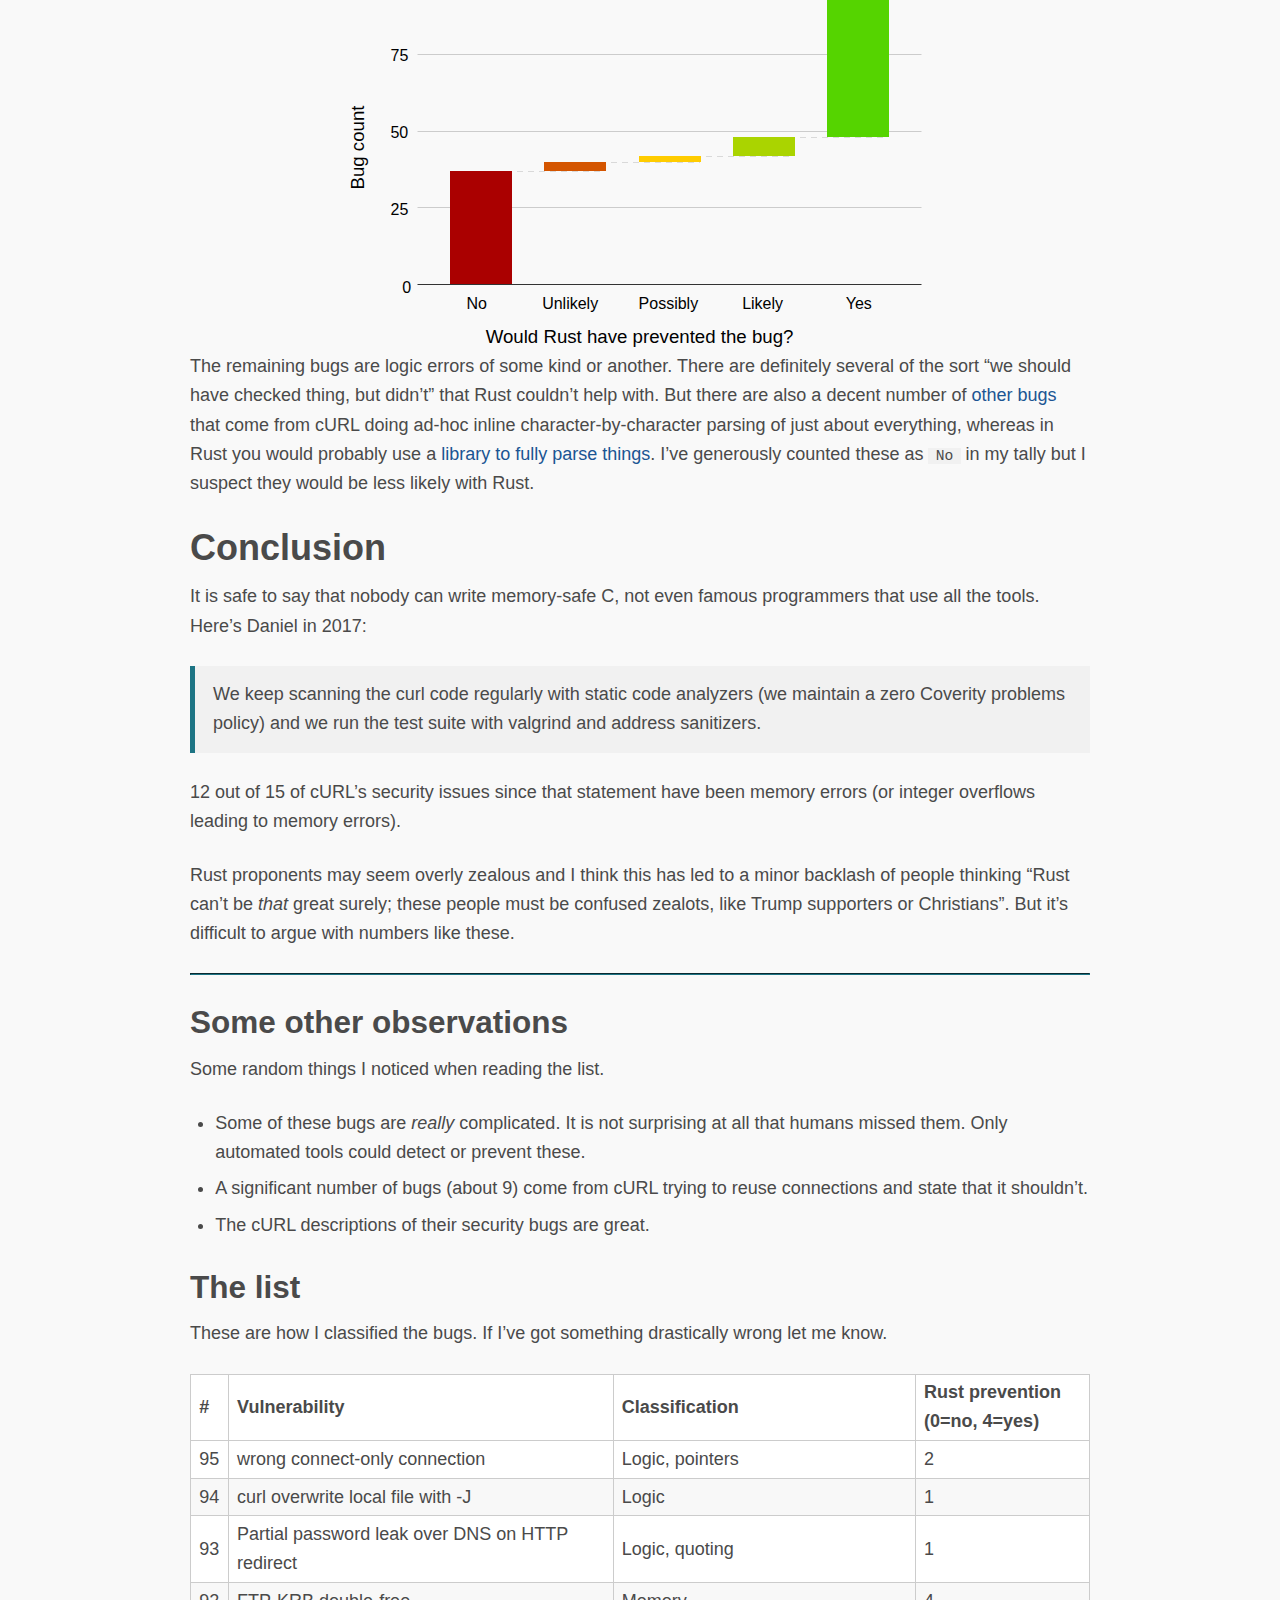
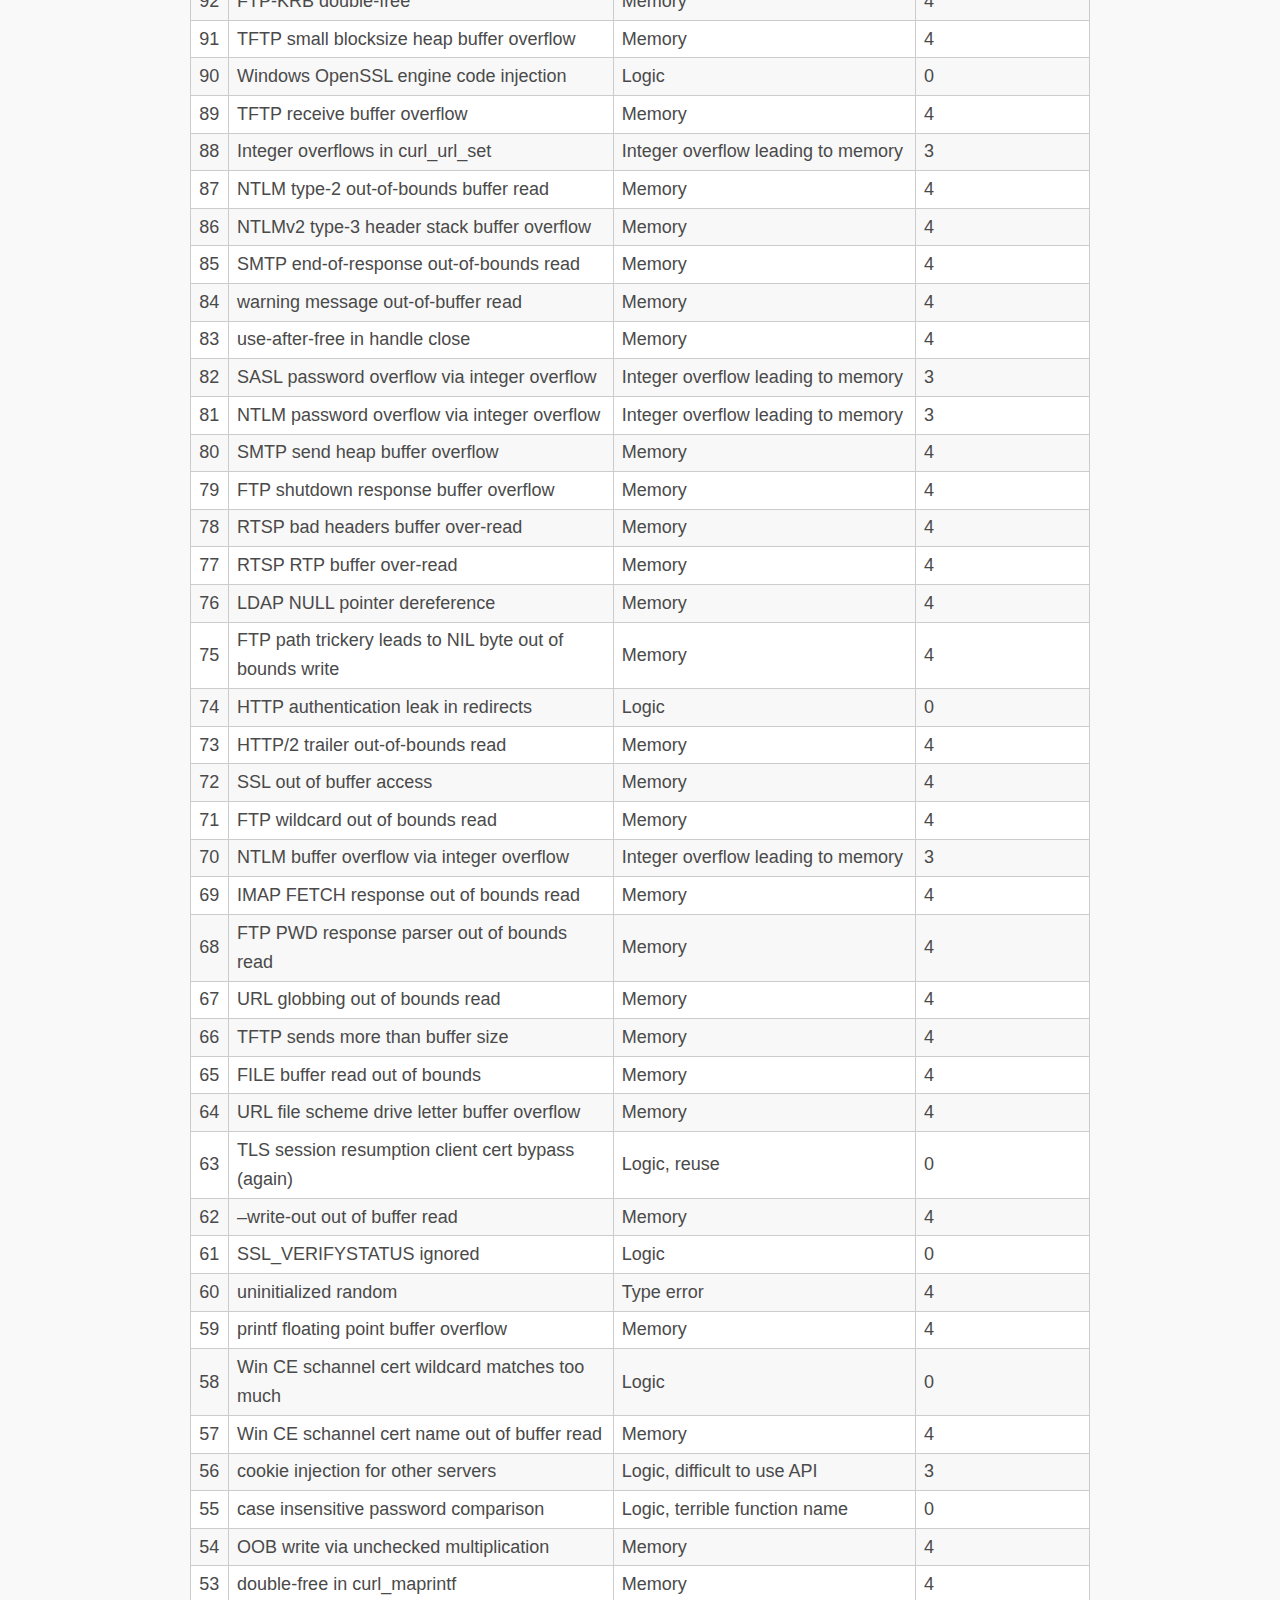
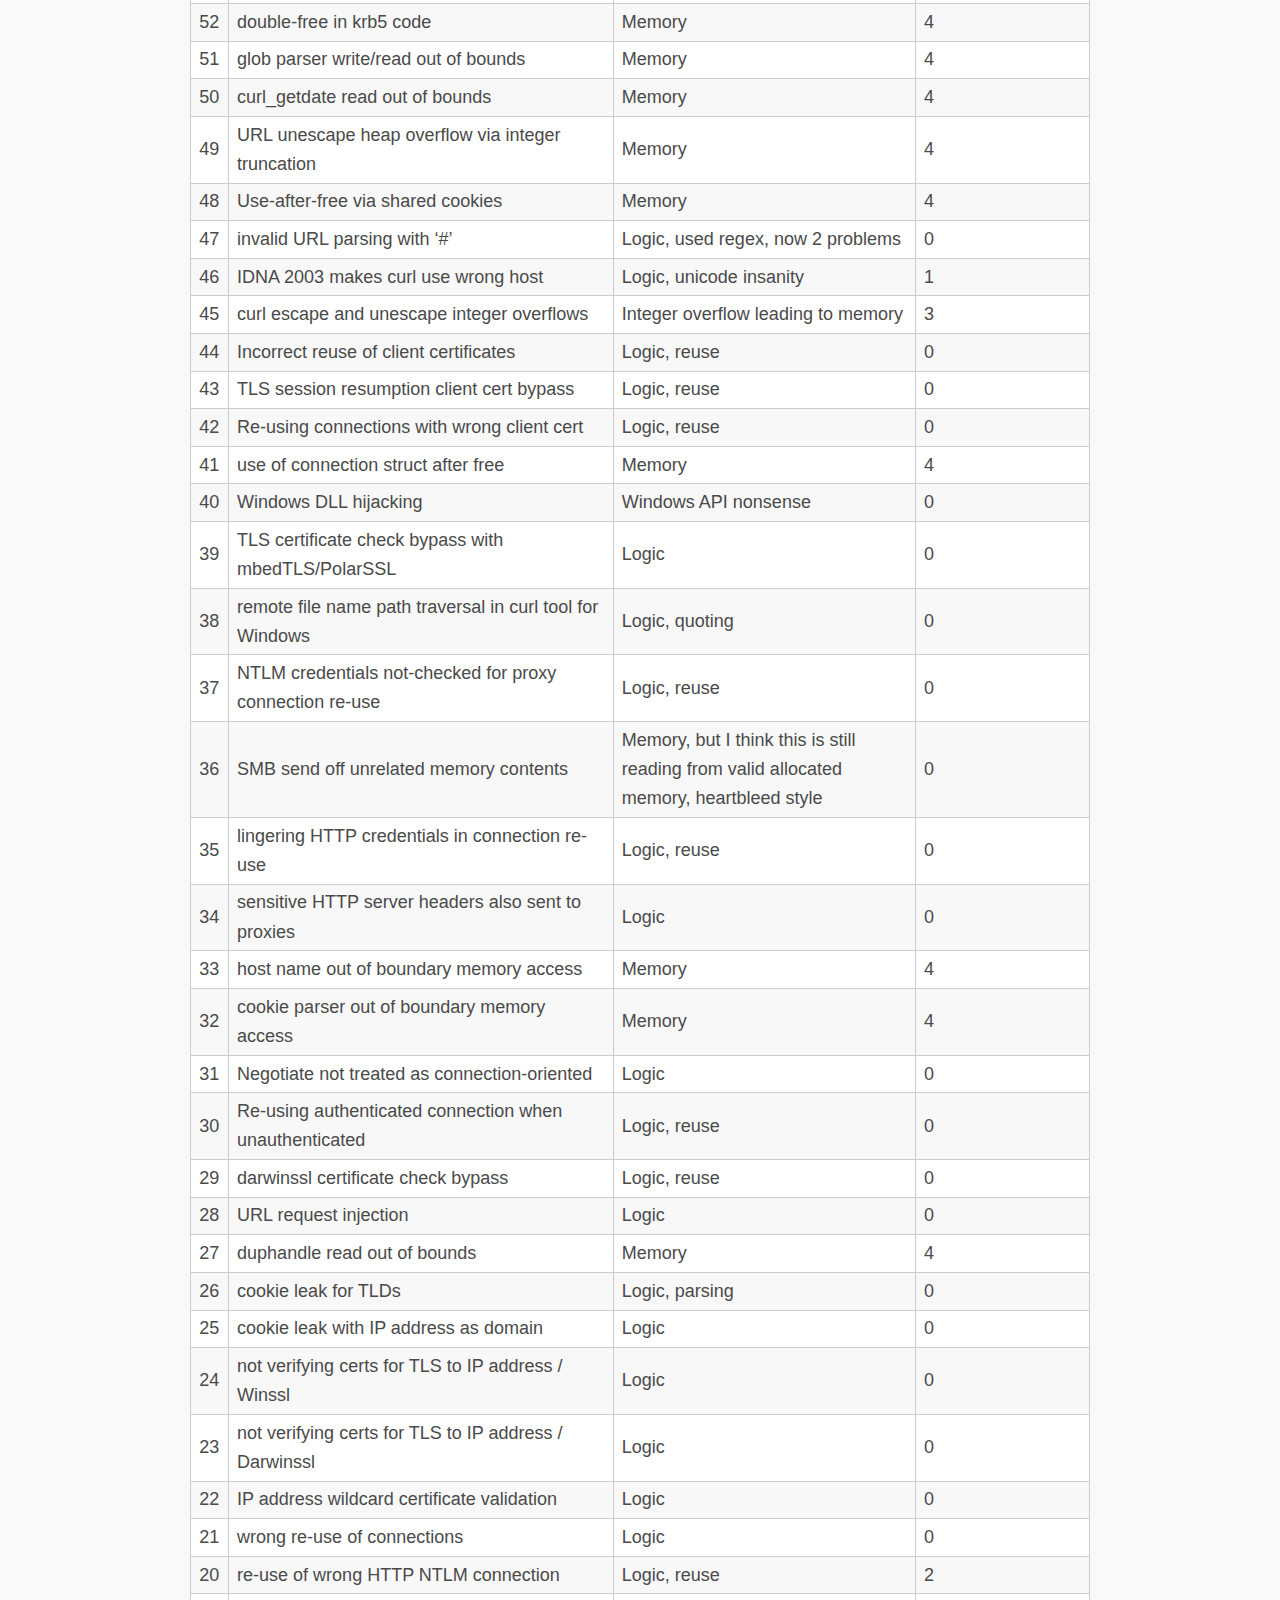
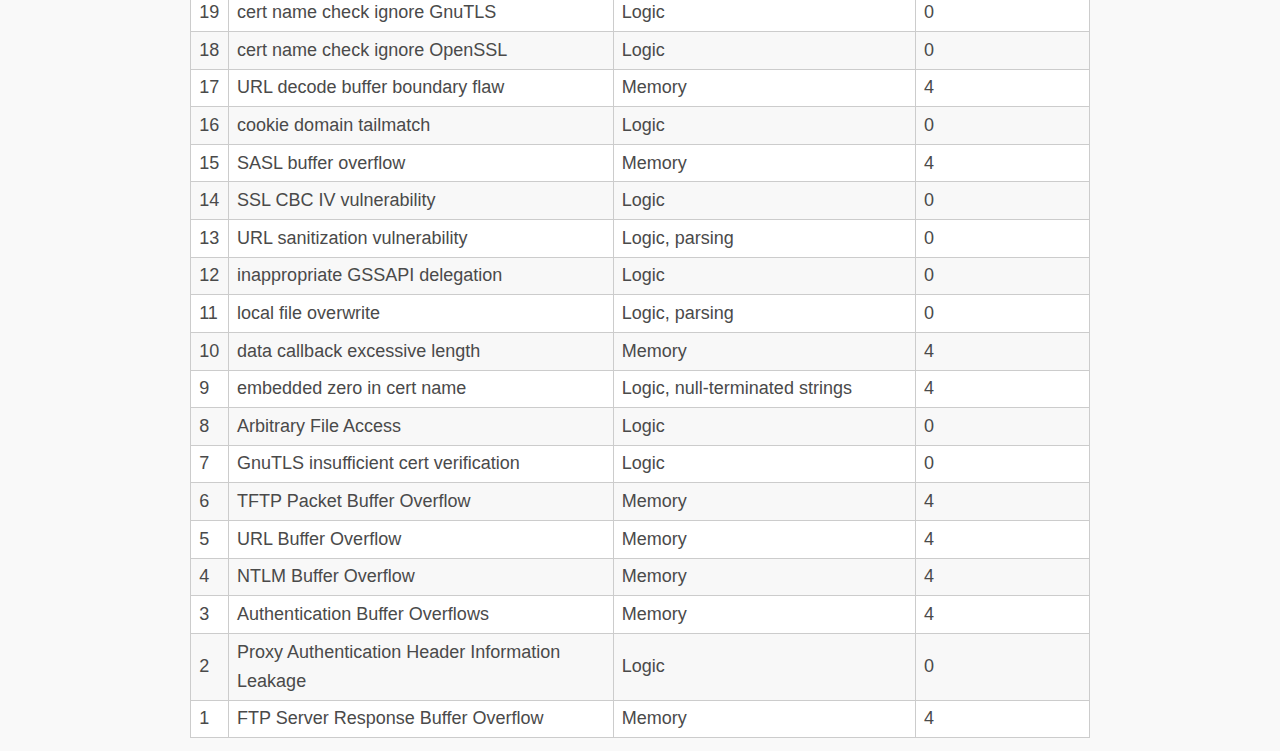
<file: curl-vulnerabilities-rust/index.html>
<!DOCTYPE html>
<html xmlns="http://www.w3.org/1999/xhtml" lang="" xml:lang="">
<head>
  <meta charset="utf-8" />
  <meta name="generator" content="pandoc" />
  <meta name="viewport" content="width=device-width, initial-scale=1.0, user-scalable=yes" />
  <meta name="author" content="" />
  <title>Would Rust secure cURL?</title>
  <style>
    code{white-space: pre-wrap;}
    span.smallcaps{font-variant: small-caps;}
    span.underline{text-decoration: underline;}
    div.column{display: inline-block; vertical-align: top; width: 50%;}
    div.hanging-indent{margin-left: 1.5em; text-indent: -1.5em;}
    ul.task-list{list-style: none;}
    .display.math{display: block; text-align: center; margin: 0.5rem auto;}
  </style>
  <link rel="stylesheet" href="../style.css" />
  <!--[if lt IE 9]>
    <script src="//cdnjs.cloudflare.com/ajax/libs/html5shiv/3.7.3/html5shiv-printshiv.min.js"></script>
  <![endif]-->
</head>
<body>
<header id="title-block-header">
<h1 class="title">Would Rust secure cURL?</h1>
<p class="author"></p>
<p class="date">16th Jan 2021</p>
</header>
<p>Rewriting programs in Rust has become <a href="https://transitiontech.ca/random/RIIR">a bit of a meme</a> and one program that has been discussed a lot is <a href="https://curl.haxx.se/">cURL</a>.</p>
<p>The first time people suggested rewriting cURL in Rust, the main author Daniel Stenberg wrote <a href="https://daniel.haxx.se/blog/2017/03/27/curl-is-c/">an article about why cURL is written in C and wouldn’t be rewriten in Rust</a>. It includes this section:</p>
<blockquote>
<p><strong>C is not the primary reason for our past vulnerabilities</strong></p>
<p>There. The simple fact is that most of our past vulnerabilities happened because of logical mistakes in the code. Logical mistakes that aren’t really language bound and they would not be fixed simply by changing language.</p>
<p>Of course that leaves a share of problems that could’ve been avoided if we used another language. Buffer overflows, double frees and out of boundary reads etc, but the bulk of our security problems has not happened due to curl being written in C.</p>
</blockquote>
<p>Three years later news arrived that <a href="https://www.abetterinternet.org/post/memory-safe-curl/">some Rust code would be used in cURL</a>, though only as an optional HTTP backend - <a href="https://daniel.haxx.se/blog/2020/10/09/rust-in-curl-with-hyper/">it isn’t a full rewrite</a>. This news reignited the discussion (<a href="https://www.reddit.com/r/rust/comments/j7yegb/memory_safe_curl_for_a_more_secure_internet/g88t6yi/">Reddit</a>, <a href="https://news.ycombinator.com/item?id=24729218">Hacker News</a>). It seems that some people are still under the impression that it is possible to write memory-safe C, and based on the above quote that <em>cURL is memory safe C!</em></p>
<p><strong>Is this true? Are the majority of cURL’s security vulnerabilities logic mistakes?</strong></p>
<p>It’s easy to find out. The cURL authors have <a href="https://curl.haxx.se/docs/security.html">a great list of (known) cURL security vulnerabilities</a>. If you skim it it becomes immediately obvious that no, cURL has plenty of memory safety bugs. Since there’s a nice list with great descriptions of each bug it seems like a nice opportunity to measure how many bugs Rust would have prevented.</p>
<p>I think “how many historical bugs would this have prevented” is a really good way of judging a programming language or feature. For example <a href="https://ieeexplore.ieee.org/abstract/document/7985711">this great study</a> shows that using Typescript would have prevented approximately 15% of all bugs that you find in typical Javascript code. It’s hard to argue against static types with evidence like that.</p>
<p>I went through the entire list of cURL security issues, and categorised all of the bugs, together with whether or not I think Rust would have prevented them. I did not look at the code for all of them (e.g. if it says “buffer overflow” then it’s pretty clear Rust would prevent it), so take these results with a small pinch of salt. Corrections welcome!</p>
<h2 id="results">Results</h2>
<p>There are 95 bugs. By my count <strong>Rust would have prevented 53 of these</strong>.</p>
<ol type="1">
<li>47 are standard memory errors (overflows, use-after free, etc.). Rust would definitely prevent these. For comparison, Google found that <a href="https://www.chromium.org/Home/chromium-security/memory-safety">70% of Chrome’s high severity security bugs are memory errors</a>.</li>
<li>5 are integer overflows, which Rust does not prevent by default in release mode (though it can via an optional flag), but they lead to memory errors which it does prevent.</li>
<li>1 was through misuse of <code>fgets()</code>. Rust does not stop you making difficult to use APIs, but it definitely reduces the chance, e.g. by warning you if you don’t use a <code>Result</code>. It’s hard to imagine this bug happening with Rust.</li>
</ol>
<svg style="max-width: 100%; display: block; margin: 0 auto;" xmlns:dc="http://purl.org/dc/elements/1.1/" xmlns:cc="http://creativecommons.org/ns#" xmlns:rdf="http://www.w3.org/1999/02/22-rdf-syntax-ns#" xmlns:svg="http://www.w3.org/2000/svg" xmlns="http://www.w3.org/2000/svg" xmlns:sodipodi="http://sodipodi.sourceforge.net/DTD/sodipodi-0.dtd" xmlns:inkscape="http://www.inkscape.org/namespaces/inkscape" inkscape:version="1.0 (4035a4fb49, 2020-05-01)" sodipodi:docname="chart.svg" id="svg971" height="400" width="600" stroke-miterlimit="10" stroke-linecap="square" stroke="none" fill="none" viewBox="0 0 600 400" version="1.1">
<metadata
     id="metadata977"> <rdf:RDF> <cc:Work
         rdf:about=""> <dc:format>image/svg+xml</dc:format> <dc:type
           rdf:resource="http://purl.org/dc/dcmitype/StillImage" /> <dc:title></dc:title> </cc:Work> </rdf:RDF> </metadata> <defs
     id="defs975" /> <sodipodi:namedview
     inkscape:current-layer="svg971"
     inkscape:window-maximized="0"
     inkscape:window-y="0"
     inkscape:window-x="0"
     inkscape:cy="185.5"
     inkscape:cx="351.32812"
     inkscape:zoom="1.4"
     showgrid="false"
     id="namedview973"
     inkscape:window-height="1016"
     inkscape:window-width="1987"
     inkscape:pageshadow="2"
     inkscape:pageopacity="0"
     guidetolerance="10"
     gridtolerance="10"
     objecttolerance="10"
     borderopacity="1"
     bordercolor="#666666"
     pagecolor="#ffffff" /> <path
     id="path908"
     fill-rule="nonzero"
     d="m 77.5,332.5 h 504"
     stroke-linecap="butt"
     stroke-width="1"
     stroke="#333333" /> <path
     id="path910"
     fill-rule="nonzero"
     d="m 77.5,255.5 h 504"
     stroke-linecap="butt"
     stroke-width="1"
     stroke="#cccccc" /> <path
     id="path912"
     fill-rule="nonzero"
     d="m 77.5,179.5 h 504"
     stroke-linecap="butt"
     stroke-width="1"
     stroke="#cccccc" /> <path
     id="path914"
     fill-rule="nonzero"
     d="m 77.5,102.5 h 504"
     stroke-linecap="butt"
     stroke-width="1"
     stroke="#cccccc" /> <path
     id="path916"
     fill-rule="nonzero"
     d="m 77.5,25.5 h 504"
     stroke-linecap="butt"
     stroke-width="1"
     stroke="#cccccc" /> <clipPath
     id="id_0"> <path
       id="path918"
       clip-rule="nonzero"
       d="m 77.55,25.55 h 503.9 v 306.9 H 77.55 Z" /> </clipPath> <path
     id="path921"
     fill-rule="nonzero"
     d="M 111,219.5 H 265"
     clip-path="url(#id_0)"
     stroke-dasharray="6, 5"
     stroke-linecap="butt"
     stroke-width="1"
     stroke="#d9d9d9" /> <path
     id="path923"
     fill-rule="nonzero"
     d="M 205,210.5 H 360"
     clip-path="url(#id_0)"
     stroke-dasharray="6, 5"
     stroke-linecap="butt"
     stroke-width="1"
     stroke="#d9d9d9" /> <path
     id="path925"
     fill-rule="nonzero"
     d="M 300,204.5 H 454"
     clip-path="url(#id_0)"
     stroke-dasharray="6, 5"
     stroke-linecap="butt"
     stroke-width="1"
     stroke="#d9d9d9" /> <path
     id="path927"
     fill-rule="nonzero"
     d="M 394,185.5 H 548"
     clip-path="url(#id_0)"
     stroke-dasharray="6, 5"
     stroke-linecap="butt"
     stroke-width="1"
     stroke="#d9d9d9" /> <path
     id="path929"
     fill-rule="nonzero"
     d="M 172,332 H 110 V 219 h 62 z"
     clip-path="url(#id_0)"
     stroke-opacity="0"
     stroke-linecap="butt"
     stroke-width="2"
     stroke="#000000" /> <path
     style="fill:#aa0000"
     id="path931"
     fill-rule="nonzero"
     d="M 172,332 H 110 V 219 h 62 z"
     clip-path="url(#id_0)"
     fill="#0000ff" /> <path
     id="path933"
     fill-rule="nonzero"
     d="m 266,219 h -62 v -9 h 62 z"
     clip-path="url(#id_0)"
     stroke-opacity="0"
     stroke-linecap="butt"
     stroke-width="2"
     stroke="#000000" /> <path
     style="fill:#d45500"
     id="path935"
     fill-rule="nonzero"
     d="m 266,219 h -62 v -9 h 62 z"
     clip-path="url(#id_0)"
     fill="#0000ff" /> <path
     id="path937"
     fill-rule="nonzero"
     d="m 361,210 h -62 v -6 h 62 z"
     clip-path="url(#id_0)"
     stroke-opacity="0"
     stroke-linecap="butt"
     stroke-width="2"
     stroke="#000000" /> <path
     style="fill:#ffcc00"
     id="path939"
     fill-rule="nonzero"
     d="m 361,210 h -62 v -6 h 62 z"
     clip-path="url(#id_0)"
     fill="#0000ff" /> <path
     id="path941"
     fill-rule="nonzero"
     d="m 455,204 h -62 v -19 h 62 z"
     clip-path="url(#id_0)"
     stroke-opacity="0"
     stroke-linecap="butt"
     stroke-width="2"
     stroke="#000000" /> <path
     style="fill:#aad400"
     id="path943"
     fill-rule="nonzero"
     d="m 455,204 h -62 v -19 h 62 z"
     clip-path="url(#id_0)"
     fill="#0000ff" /> <path
     id="path945"
     fill-rule="nonzero"
     d="M 549,185 H 487 V 41 h 62 z"
     clip-path="url(#id_0)"
     stroke-opacity="0"
     stroke-linecap="butt"
     stroke-width="2"
     stroke="#000000" /> <path
     style="fill:#55d400"
     id="path947"
     fill-rule="nonzero"
     d="M 549,185 H 487 V 41 h 62 z"
     clip-path="url(#id_0)"
     fill="#0000ff" /> <text
     id="text996"
     y="357.06229"
     x="126.42857"
     style="font-style:normal;font-weight:normal;font-size:16px;line-height:1.25;font-family:sans-serif;fill:#000000;fill-opacity:1;stroke:none;"
     xml:space="preserve"><tspan
       y="357.06229"
       x="126.42857"
       id="tspan994"
       sodipodi:role="line">No</tspan></text> <text
     xml:space="preserve"
     style="font-style:normal;font-weight:normal;font-size:16px;line-height:1.25;font-family:sans-serif;fill:#000000;fill-opacity:1;stroke:none;"
     x="202.14285"
     y="357.06229"
     id="text1000"><tspan
       sodipodi:role="line"
       id="tspan998"
       x="202.14285"
       y="357.06229">Unlikely</tspan></text> <text
     id="text1004"
     y="357.06229"
     x="298.57141"
     style="font-style:normal;font-weight:normal;font-size:16px;line-height:1.25;font-family:sans-serif;fill:#000000;fill-opacity:1;stroke:none;"
     xml:space="preserve"><tspan
       y="357.06229"
       x="298.57141"
       id="tspan1002"
       sodipodi:role="line">Possibly</tspan></text> <text
     xml:space="preserve"
     style="font-style:normal;font-weight:normal;font-size:16px;line-height:1.25;font-family:sans-serif;fill:#000000;fill-opacity:1;stroke:none;"
     x="402.14285"
     y="357.06229"
     id="text1008"><tspan
       sodipodi:role="line"
       id="tspan1006"
       x="402.14285"
       y="357.06229">Likely</tspan></text> <text
     id="text1012"
     y="357.06229"
     x="505.71426"
     style="font-style:normal;font-weight:normal;font-size:16px;line-height:1.25;font-family:sans-serif;fill:#000000;fill-opacity:1;stroke:none;"
     xml:space="preserve"><tspan
       y="357.06229"
       x="505.71426"
       id="tspan1010"
       sodipodi:role="line">Yes</tspan></text> <text
     id="text1016"
     y="340.71426"
     x="62.3423"
     style="font-style:normal;font-weight:normal;font-size:16px;line-height:1.25;font-family:sans-serif;fill:#000000;fill-opacity:1;stroke:none"
     xml:space="preserve"><tspan
       y="340.71426"
       x="62.3423"
       id="tspan1014"
       sodipodi:role="line">0</tspan></text> <text
     id="text1020"
     y="263.3974"
     x="50.548012"
     style="font-style:normal;font-weight:normal;font-size:16px;line-height:1.25;font-family:sans-serif;fill:#000000;fill-opacity:1;stroke:none"
     xml:space="preserve"><tspan
       y="263.3974"
       x="50.548012"
       id="tspan1018"
       sodipodi:role="line">25</tspan></text> <text
     id="text1028"
     y="186.07143"
     x="50.456867"
     style="font-style:normal;font-weight:normal;font-size:16px;line-height:1.25;font-family:sans-serif;fill:#000000;fill-opacity:1;stroke:none"
     xml:space="preserve"><tspan
       y="186.07143"
       x="50.456867"
       id="tspan1026"
       sodipodi:role="line">50</tspan></text> <text
     xml:space="preserve"
     style="font-style:normal;font-weight:normal;font-size:16px;line-height:1.25;font-family:sans-serif;fill:#000000;fill-opacity:1;stroke:none"
     x="50.548012"
     y="108.61327"
     id="text1032"><tspan
       sodipodi:role="line"
       id="tspan1030"
       x="50.548012"
       y="108.61327">75</tspan></text> <text
     id="text1036"
     y="31.428564"
     x="38.571426"
     style="font-style:normal;font-weight:normal;font-size:16px;line-height:1.25;font-family:sans-serif;fill:#000000;fill-opacity:1;stroke:none"
     xml:space="preserve"><tspan
       y="31.428564"
       x="38.571426"
       id="tspan1034"
       sodipodi:role="line">100</tspan></text> <text
     transform="rotate(-90)"
     xml:space="preserve"
     style="font-style:normal;font-weight:normal;font-size:18.6667px;line-height:1.25;font-family:sans-serif;fill:#000000;fill-opacity:1;stroke:none"
     x="-237.5755"
     y="23.720238"
     id="text1040"><tspan
       sodipodi:role="line"
       id="tspan1038"
       x="-237.5755"
       y="23.720238">Bug count</tspan></text> <text
     id="text1044"
     y="391.42856"
     x="145.71428"
     style="font-style:normal;font-weight:normal;font-size:40px;line-height:1.25;font-family:sans-serif;fill:#000000;fill-opacity:1;stroke:none"
     xml:space="preserve"><tspan
       style="font-size:18.6667px"
       y="391.42856"
       x="145.71428"
       id="tspan1042"
       sodipodi:role="line">Would Rust have prevented the bug?</tspan></text>
</svg>
<p>The remaining bugs are logic errors of some kind or another. There are definitely several of the sort “we should have checked thing, but didn’t” that Rust couldn’t help with. But there are also a decent number of <a href="https://curl.haxx.se/CVE-2014-3620.patch">other</a> <a href="https://curl.haxx.se/curl-content-disposition.patch">bugs</a> that come from cURL doing ad-hoc inline character-by-character parsing of just about everything, whereas in Rust you would probably use a <a href="https://github.com/servo/rust-url">library to fully parse things</a>. I’ve generously counted these as <code>No</code> in my tally but I suspect they would be less likely with Rust.</p>
<h2 id="conclusion">Conclusion</h2>
<p>It is safe to say that nobody can write memory-safe C, not even famous programmers that use all the tools. Here’s Daniel in 2017:</p>
<blockquote>
<p>We keep scanning the curl code regularly with static code analyzers (we maintain a zero Coverity problems policy) and we run the test suite with valgrind and address sanitizers.</p>
</blockquote>
<p>12 out of 15 of cURL’s security issues since that statement have been memory errors (or integer overflows leading to memory errors).</p>
<p>Rust proponents may seem overly zealous and I think this has led to a minor backlash of people thinking “Rust can’t be <em>that</em> great surely; these people must be confused zealots, like Trump supporters or Christians”. But it’s difficult to argue with numbers like these.</p>
<hr />
<h3 id="some-other-observations">Some other observations</h3>
<p>Some random things I noticed when reading the list.</p>
<ul>
<li>Some of these bugs are <em>really</em> complicated. It is not surprising at all that humans missed them. Only automated tools could detect or prevent these.</li>
<li>A significant number of bugs (about 9) come from cURL trying to reuse connections and state that it shouldn’t.</li>
<li>The cURL descriptions of their security bugs are great.</li>
</ul>
<h3 id="the-list">The list</h3>
<p>These are how I classified the bugs. If I’ve got something drastically wrong let me know.</p>
<table>
<colgroup>
<col style="width: 4%" />
<col style="width: 42%" />
<col style="width: 33%" />
<col style="width: 19%" />
</colgroup>
<thead>
<tr class="header">
<th>#</th>
<th>Vulnerability</th>
<th>Classification</th>
<th>Rust prevention (0=no, 4=yes)</th>
</tr>
</thead>
<tbody>
<tr class="odd">
<td>95</td>
<td>wrong connect-only connection</td>
<td>Logic, pointers</td>
<td>2</td>
</tr>
<tr class="even">
<td>94</td>
<td>curl overwrite local file with -J</td>
<td>Logic</td>
<td>1</td>
</tr>
<tr class="odd">
<td>93</td>
<td>Partial password leak over DNS on HTTP redirect</td>
<td>Logic, quoting</td>
<td>1</td>
</tr>
<tr class="even">
<td>92</td>
<td>FTP-KRB double-free</td>
<td>Memory</td>
<td>4</td>
</tr>
<tr class="odd">
<td>91</td>
<td>TFTP small blocksize heap buffer overflow</td>
<td>Memory</td>
<td>4</td>
</tr>
<tr class="even">
<td>90</td>
<td>Windows OpenSSL engine code injection</td>
<td>Logic</td>
<td>0</td>
</tr>
<tr class="odd">
<td>89</td>
<td>TFTP receive buffer overflow</td>
<td>Memory</td>
<td>4</td>
</tr>
<tr class="even">
<td>88</td>
<td>Integer overflows in curl_url_set</td>
<td>Integer overflow leading to memory</td>
<td>3</td>
</tr>
<tr class="odd">
<td>87</td>
<td>NTLM type-2 out-of-bounds buffer read</td>
<td>Memory</td>
<td>4</td>
</tr>
<tr class="even">
<td>86</td>
<td>NTLMv2 type-3 header stack buffer overflow</td>
<td>Memory</td>
<td>4</td>
</tr>
<tr class="odd">
<td>85</td>
<td>SMTP end-of-response out-of-bounds read</td>
<td>Memory</td>
<td>4</td>
</tr>
<tr class="even">
<td>84</td>
<td>warning message out-of-buffer read</td>
<td>Memory</td>
<td>4</td>
</tr>
<tr class="odd">
<td>83</td>
<td>use-after-free in handle close</td>
<td>Memory</td>
<td>4</td>
</tr>
<tr class="even">
<td>82</td>
<td>SASL password overflow via integer overflow</td>
<td>Integer overflow leading to memory</td>
<td>3</td>
</tr>
<tr class="odd">
<td>81</td>
<td>NTLM password overflow via integer overflow</td>
<td>Integer overflow leading to memory</td>
<td>3</td>
</tr>
<tr class="even">
<td>80</td>
<td>SMTP send heap buffer overflow</td>
<td>Memory</td>
<td>4</td>
</tr>
<tr class="odd">
<td>79</td>
<td>FTP shutdown response buffer overflow</td>
<td>Memory</td>
<td>4</td>
</tr>
<tr class="even">
<td>78</td>
<td>RTSP bad headers buffer over-read</td>
<td>Memory</td>
<td>4</td>
</tr>
<tr class="odd">
<td>77</td>
<td>RTSP RTP buffer over-read</td>
<td>Memory</td>
<td>4</td>
</tr>
<tr class="even">
<td>76</td>
<td>LDAP NULL pointer dereference</td>
<td>Memory</td>
<td>4</td>
</tr>
<tr class="odd">
<td>75</td>
<td>FTP path trickery leads to NIL byte out of bounds write</td>
<td>Memory</td>
<td>4</td>
</tr>
<tr class="even">
<td>74</td>
<td>HTTP authentication leak in redirects</td>
<td>Logic</td>
<td>0</td>
</tr>
<tr class="odd">
<td>73</td>
<td>HTTP/2 trailer out-of-bounds read</td>
<td>Memory</td>
<td>4</td>
</tr>
<tr class="even">
<td>72</td>
<td>SSL out of buffer access</td>
<td>Memory</td>
<td>4</td>
</tr>
<tr class="odd">
<td>71</td>
<td>FTP wildcard out of bounds read</td>
<td>Memory</td>
<td>4</td>
</tr>
<tr class="even">
<td>70</td>
<td>NTLM buffer overflow via integer overflow</td>
<td>Integer overflow leading to memory</td>
<td>3</td>
</tr>
<tr class="odd">
<td>69</td>
<td>IMAP FETCH response out of bounds read</td>
<td>Memory</td>
<td>4</td>
</tr>
<tr class="even">
<td>68</td>
<td>FTP PWD response parser out of bounds read</td>
<td>Memory</td>
<td>4</td>
</tr>
<tr class="odd">
<td>67</td>
<td>URL globbing out of bounds read</td>
<td>Memory</td>
<td>4</td>
</tr>
<tr class="even">
<td>66</td>
<td>TFTP sends more than buffer size</td>
<td>Memory</td>
<td>4</td>
</tr>
<tr class="odd">
<td>65</td>
<td>FILE buffer read out of bounds</td>
<td>Memory</td>
<td>4</td>
</tr>
<tr class="even">
<td>64</td>
<td>URL file scheme drive letter buffer overflow</td>
<td>Memory</td>
<td>4</td>
</tr>
<tr class="odd">
<td>63</td>
<td>TLS session resumption client cert bypass (again)</td>
<td>Logic, reuse</td>
<td>0</td>
</tr>
<tr class="even">
<td>62</td>
<td>–write-out out of buffer read</td>
<td>Memory</td>
<td>4</td>
</tr>
<tr class="odd">
<td>61</td>
<td>SSL_VERIFYSTATUS ignored</td>
<td>Logic</td>
<td>0</td>
</tr>
<tr class="even">
<td>60</td>
<td>uninitialized random</td>
<td>Type error</td>
<td>4</td>
</tr>
<tr class="odd">
<td>59</td>
<td>printf floating point buffer overflow</td>
<td>Memory</td>
<td>4</td>
</tr>
<tr class="even">
<td>58</td>
<td>Win CE schannel cert wildcard matches too much</td>
<td>Logic</td>
<td>0</td>
</tr>
<tr class="odd">
<td>57</td>
<td>Win CE schannel cert name out of buffer read</td>
<td>Memory</td>
<td>4</td>
</tr>
<tr class="even">
<td>56</td>
<td>cookie injection for other servers</td>
<td>Logic, difficult to use API</td>
<td>3</td>
</tr>
<tr class="odd">
<td>55</td>
<td>case insensitive password comparison</td>
<td>Logic, terrible function name</td>
<td>0</td>
</tr>
<tr class="even">
<td>54</td>
<td>OOB write via unchecked multiplication</td>
<td>Memory</td>
<td>4</td>
</tr>
<tr class="odd">
<td>53</td>
<td>double-free in curl_maprintf</td>
<td>Memory</td>
<td>4</td>
</tr>
<tr class="even">
<td>52</td>
<td>double-free in krb5 code</td>
<td>Memory</td>
<td>4</td>
</tr>
<tr class="odd">
<td>51</td>
<td>glob parser write/read out of bounds</td>
<td>Memory</td>
<td>4</td>
</tr>
<tr class="even">
<td>50</td>
<td>curl_getdate read out of bounds</td>
<td>Memory</td>
<td>4</td>
</tr>
<tr class="odd">
<td>49</td>
<td>URL unescape heap overflow via integer truncation</td>
<td>Memory</td>
<td>4</td>
</tr>
<tr class="even">
<td>48</td>
<td>Use-after-free via shared cookies</td>
<td>Memory</td>
<td>4</td>
</tr>
<tr class="odd">
<td>47</td>
<td>invalid URL parsing with ‘#’</td>
<td>Logic, used regex, now 2 problems</td>
<td>0</td>
</tr>
<tr class="even">
<td>46</td>
<td>IDNA 2003 makes curl use wrong host</td>
<td>Logic, unicode insanity</td>
<td>1</td>
</tr>
<tr class="odd">
<td>45</td>
<td>curl escape and unescape integer overflows</td>
<td>Integer overflow leading to memory</td>
<td>3</td>
</tr>
<tr class="even">
<td>44</td>
<td>Incorrect reuse of client certificates</td>
<td>Logic, reuse</td>
<td>0</td>
</tr>
<tr class="odd">
<td>43</td>
<td>TLS session resumption client cert bypass</td>
<td>Logic, reuse</td>
<td>0</td>
</tr>
<tr class="even">
<td>42</td>
<td>Re-using connections with wrong client cert</td>
<td>Logic, reuse</td>
<td>0</td>
</tr>
<tr class="odd">
<td>41</td>
<td>use of connection struct after free</td>
<td>Memory</td>
<td>4</td>
</tr>
<tr class="even">
<td>40</td>
<td>Windows DLL hijacking</td>
<td>Windows API nonsense</td>
<td>0</td>
</tr>
<tr class="odd">
<td>39</td>
<td>TLS certificate check bypass with mbedTLS/PolarSSL</td>
<td>Logic</td>
<td>0</td>
</tr>
<tr class="even">
<td>38</td>
<td>remote file name path traversal in curl tool for Windows</td>
<td>Logic, quoting</td>
<td>0</td>
</tr>
<tr class="odd">
<td>37</td>
<td>NTLM credentials not-checked for proxy connection re-use</td>
<td>Logic, reuse</td>
<td>0</td>
</tr>
<tr class="even">
<td>36</td>
<td>SMB send off unrelated memory contents</td>
<td>Memory, but I think this is still reading from valid allocated memory, heartbleed style</td>
<td>0</td>
</tr>
<tr class="odd">
<td>35</td>
<td>lingering HTTP credentials in connection re-use</td>
<td>Logic, reuse</td>
<td>0</td>
</tr>
<tr class="even">
<td>34</td>
<td>sensitive HTTP server headers also sent to proxies</td>
<td>Logic</td>
<td>0</td>
</tr>
<tr class="odd">
<td>33</td>
<td>host name out of boundary memory access</td>
<td>Memory</td>
<td>4</td>
</tr>
<tr class="even">
<td>32</td>
<td>cookie parser out of boundary memory access</td>
<td>Memory</td>
<td>4</td>
</tr>
<tr class="odd">
<td>31</td>
<td>Negotiate not treated as connection-oriented</td>
<td>Logic</td>
<td>0</td>
</tr>
<tr class="even">
<td>30</td>
<td>Re-using authenticated connection when unauthenticated</td>
<td>Logic, reuse</td>
<td>0</td>
</tr>
<tr class="odd">
<td>29</td>
<td>darwinssl certificate check bypass</td>
<td>Logic, reuse</td>
<td>0</td>
</tr>
<tr class="even">
<td>28</td>
<td>URL request injection</td>
<td>Logic</td>
<td>0</td>
</tr>
<tr class="odd">
<td>27</td>
<td>duphandle read out of bounds</td>
<td>Memory</td>
<td>4</td>
</tr>
<tr class="even">
<td>26</td>
<td>cookie leak for TLDs</td>
<td>Logic, parsing</td>
<td>0</td>
</tr>
<tr class="odd">
<td>25</td>
<td>cookie leak with IP address as domain</td>
<td>Logic</td>
<td>0</td>
</tr>
<tr class="even">
<td>24</td>
<td>not verifying certs for TLS to IP address / Winssl</td>
<td>Logic</td>
<td>0</td>
</tr>
<tr class="odd">
<td>23</td>
<td>not verifying certs for TLS to IP address / Darwinssl</td>
<td>Logic</td>
<td>0</td>
</tr>
<tr class="even">
<td>22</td>
<td>IP address wildcard certificate validation</td>
<td>Logic</td>
<td>0</td>
</tr>
<tr class="odd">
<td>21</td>
<td>wrong re-use of connections</td>
<td>Logic</td>
<td>0</td>
</tr>
<tr class="even">
<td>20</td>
<td>re-use of wrong HTTP NTLM connection</td>
<td>Logic, reuse</td>
<td>2</td>
</tr>
<tr class="odd">
<td>19</td>
<td>cert name check ignore GnuTLS</td>
<td>Logic</td>
<td>0</td>
</tr>
<tr class="even">
<td>18</td>
<td>cert name check ignore OpenSSL</td>
<td>Logic</td>
<td>0</td>
</tr>
<tr class="odd">
<td>17</td>
<td>URL decode buffer boundary flaw</td>
<td>Memory</td>
<td>4</td>
</tr>
<tr class="even">
<td>16</td>
<td>cookie domain tailmatch</td>
<td>Logic</td>
<td>0</td>
</tr>
<tr class="odd">
<td>15</td>
<td>SASL buffer overflow</td>
<td>Memory</td>
<td>4</td>
</tr>
<tr class="even">
<td>14</td>
<td>SSL CBC IV vulnerability</td>
<td>Logic</td>
<td>0</td>
</tr>
<tr class="odd">
<td>13</td>
<td>URL sanitization vulnerability</td>
<td>Logic, parsing</td>
<td>0</td>
</tr>
<tr class="even">
<td>12</td>
<td>inappropriate GSSAPI delegation</td>
<td>Logic</td>
<td>0</td>
</tr>
<tr class="odd">
<td>11</td>
<td>local file overwrite</td>
<td>Logic, parsing</td>
<td>0</td>
</tr>
<tr class="even">
<td>10</td>
<td>data callback excessive length</td>
<td>Memory</td>
<td>4</td>
</tr>
<tr class="odd">
<td>9</td>
<td>embedded zero in cert name</td>
<td>Logic, null-terminated strings</td>
<td>4</td>
</tr>
<tr class="even">
<td>8</td>
<td>Arbitrary File Access</td>
<td>Logic</td>
<td>0</td>
</tr>
<tr class="odd">
<td>7</td>
<td>GnuTLS insufficient cert verification</td>
<td>Logic</td>
<td>0</td>
</tr>
<tr class="even">
<td>6</td>
<td>TFTP Packet Buffer Overflow</td>
<td>Memory</td>
<td>4</td>
</tr>
<tr class="odd">
<td>5</td>
<td>URL Buffer Overflow</td>
<td>Memory</td>
<td>4</td>
</tr>
<tr class="even">
<td>4</td>
<td>NTLM Buffer Overflow</td>
<td>Memory</td>
<td>4</td>
</tr>
<tr class="odd">
<td>3</td>
<td>Authentication Buffer Overflows</td>
<td>Memory</td>
<td>4</td>
</tr>
<tr class="even">
<td>2</td>
<td>Proxy Authentication Header Information Leakage</td>
<td>Logic</td>
<td>0</td>
</tr>
<tr class="odd">
<td>1</td>
<td>FTP Server Response Buffer Overflow</td>
<td>Memory</td>
<td>4</td>
</tr>
</tbody>
</table>
</body>
</html>
</file>
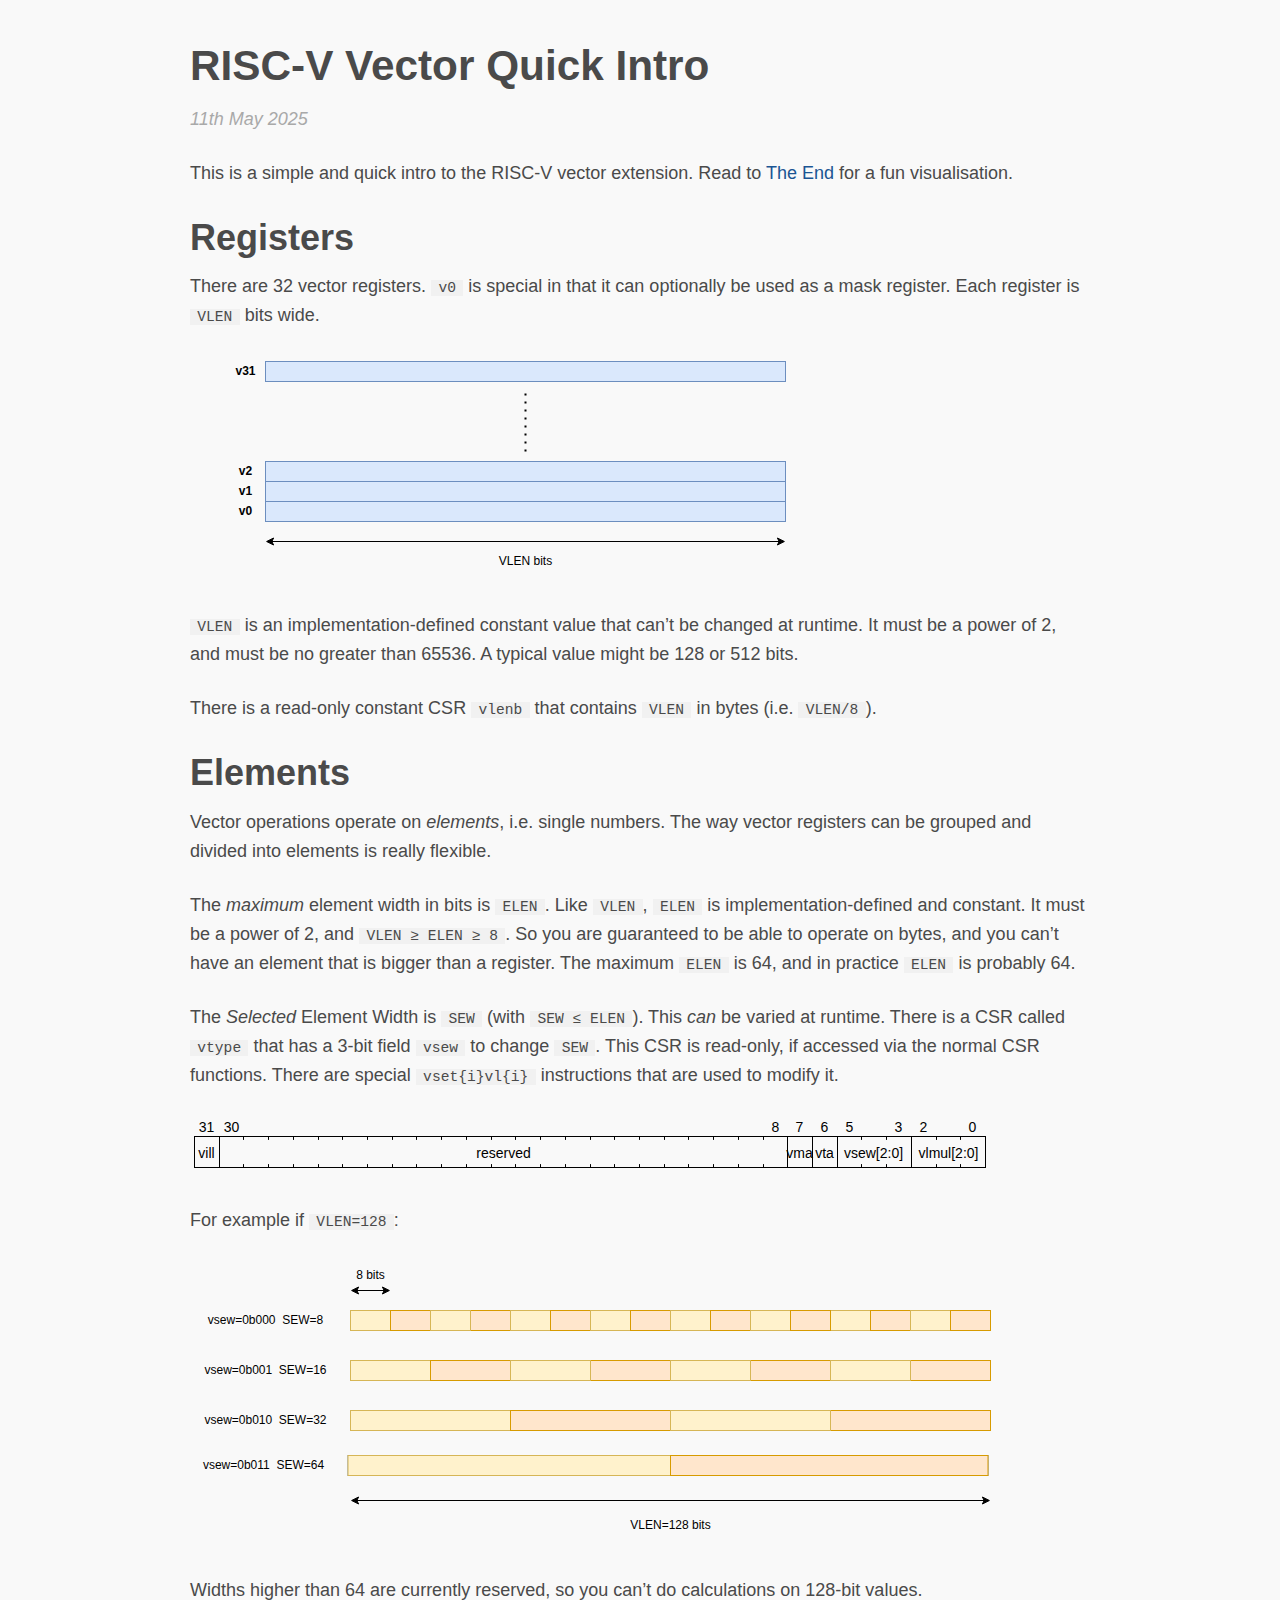
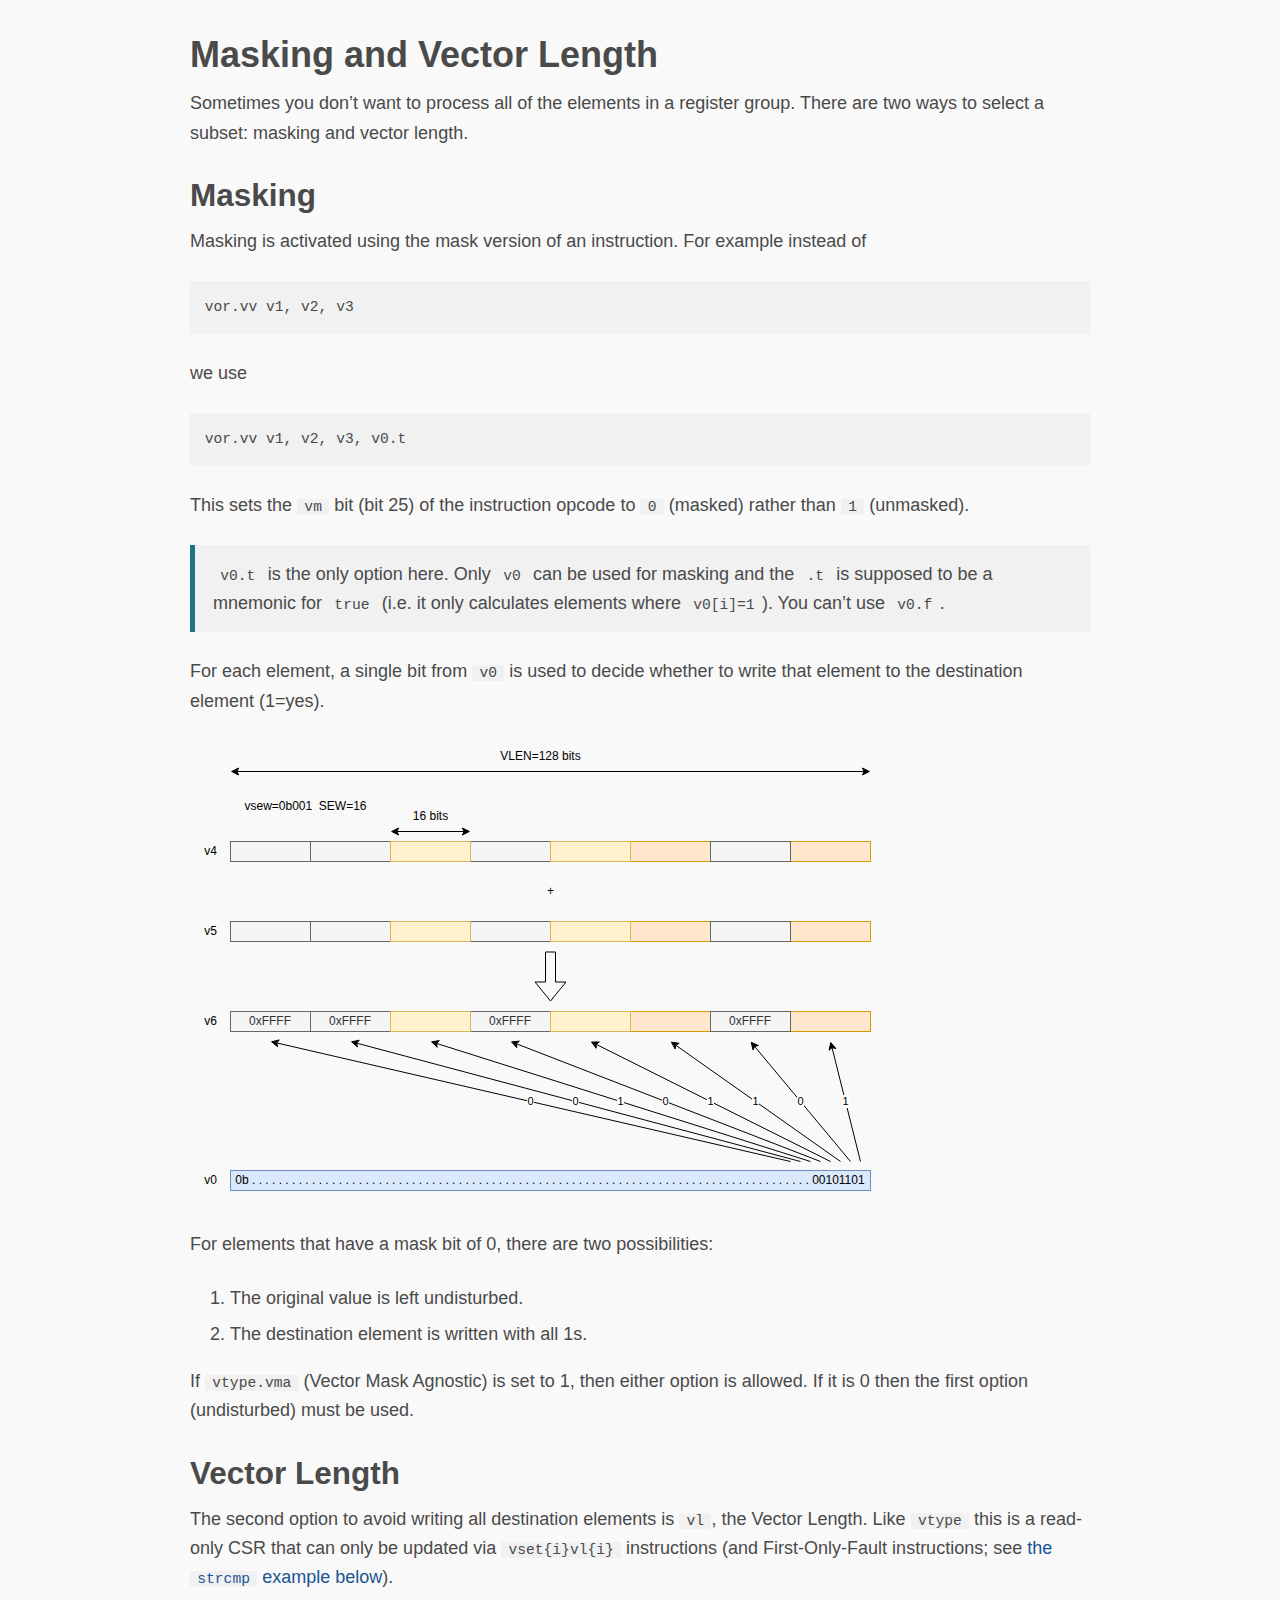
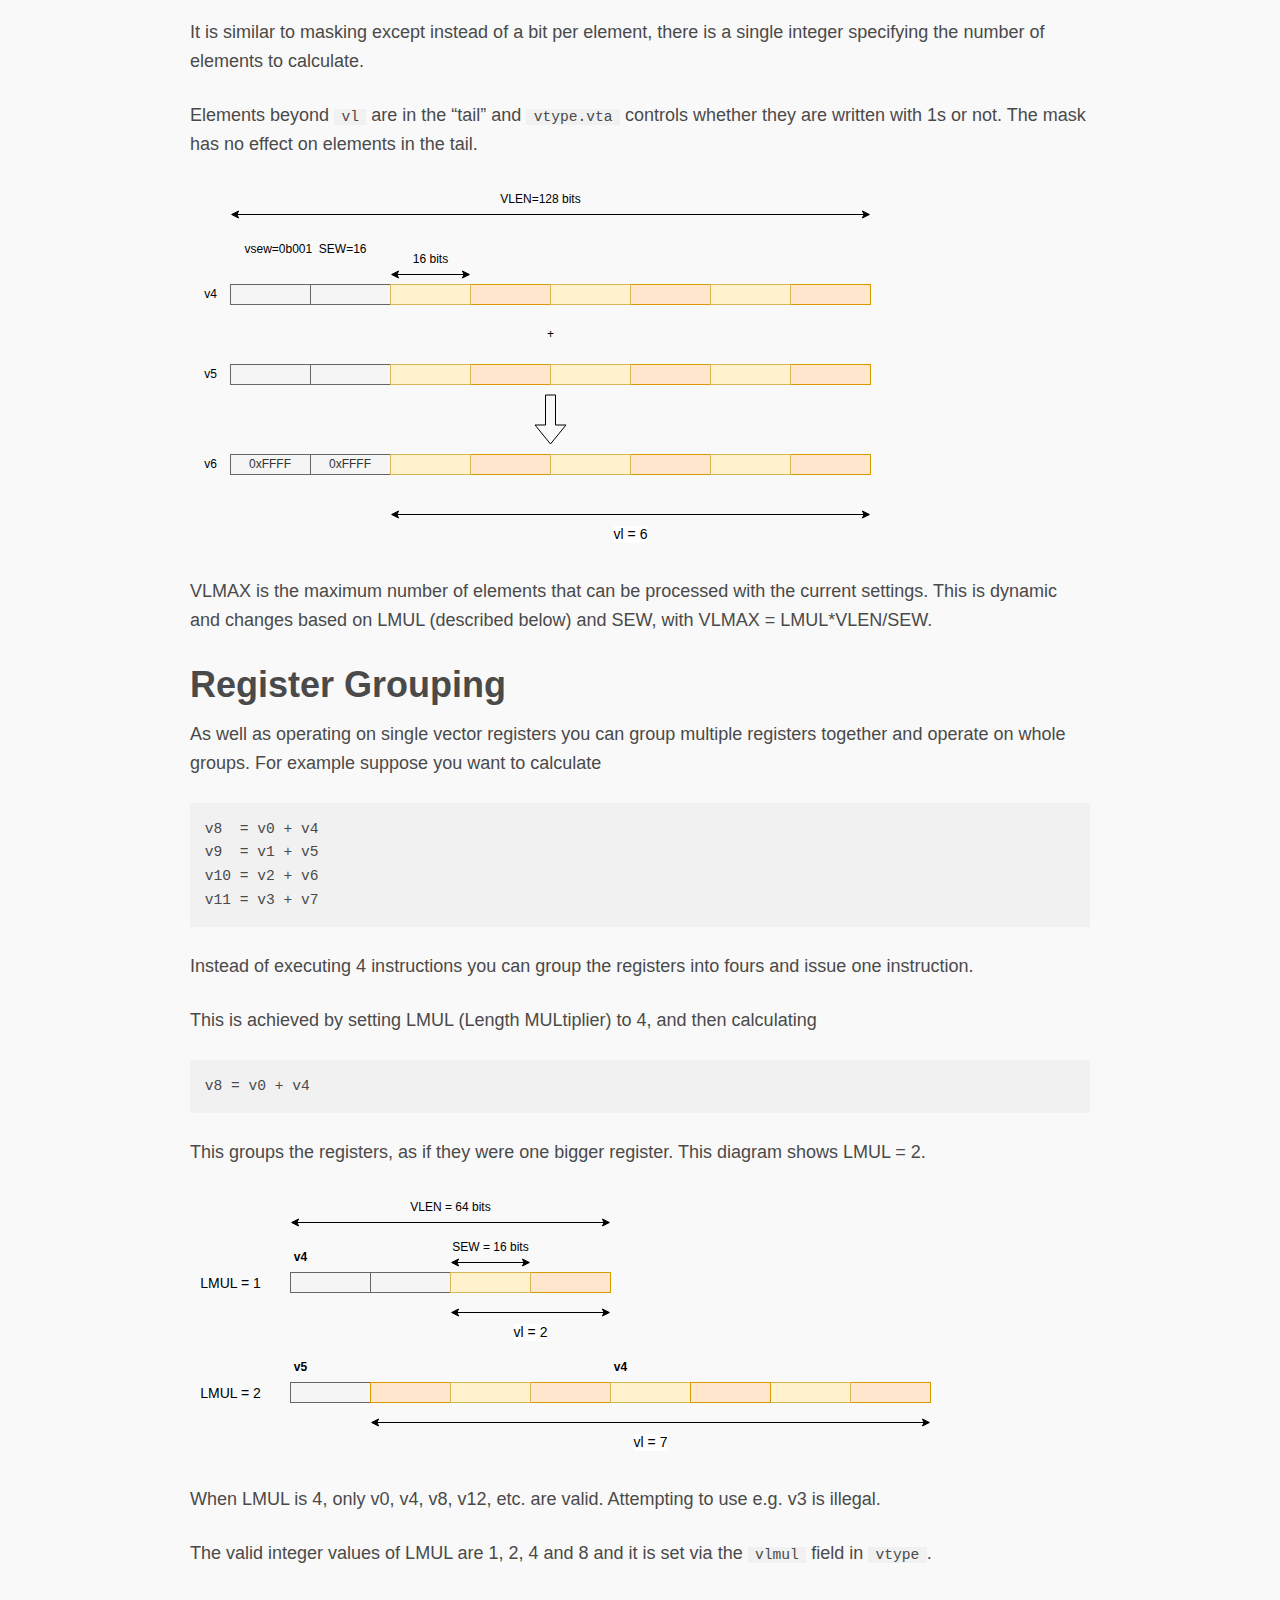
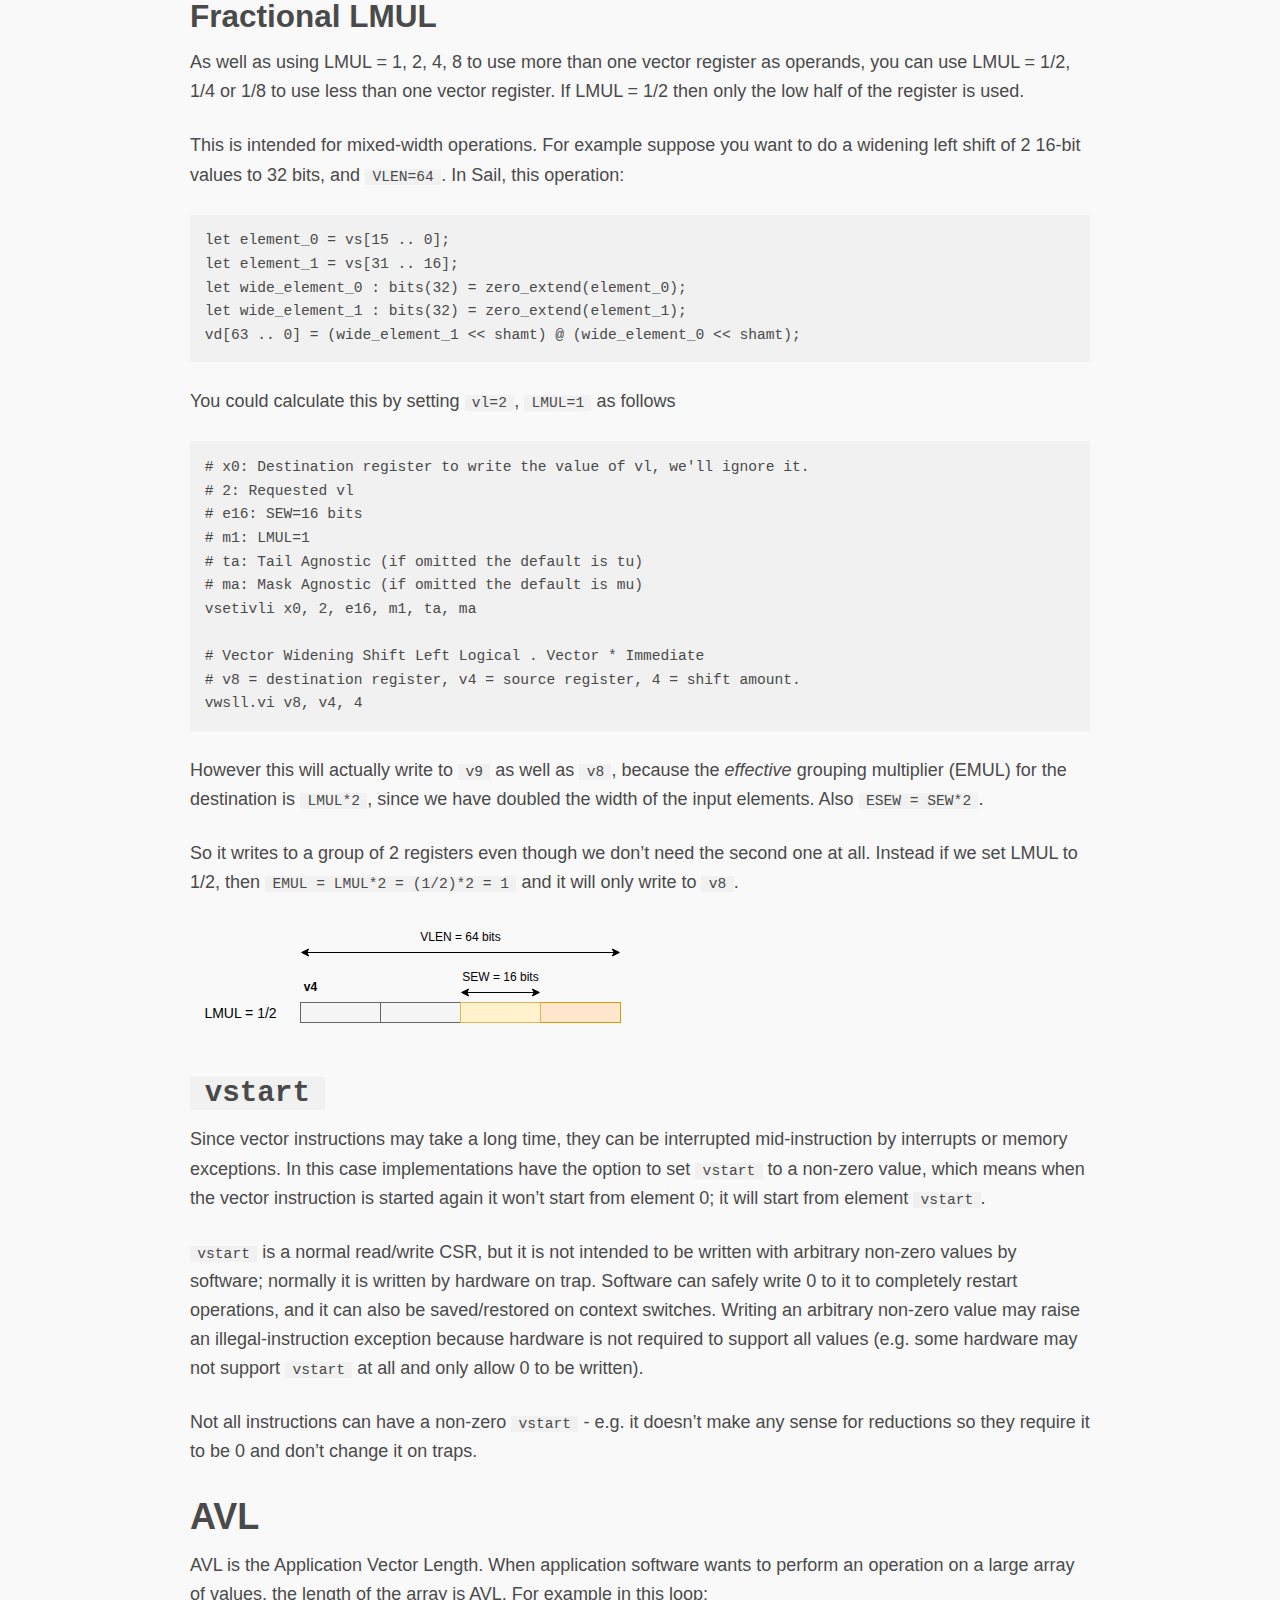
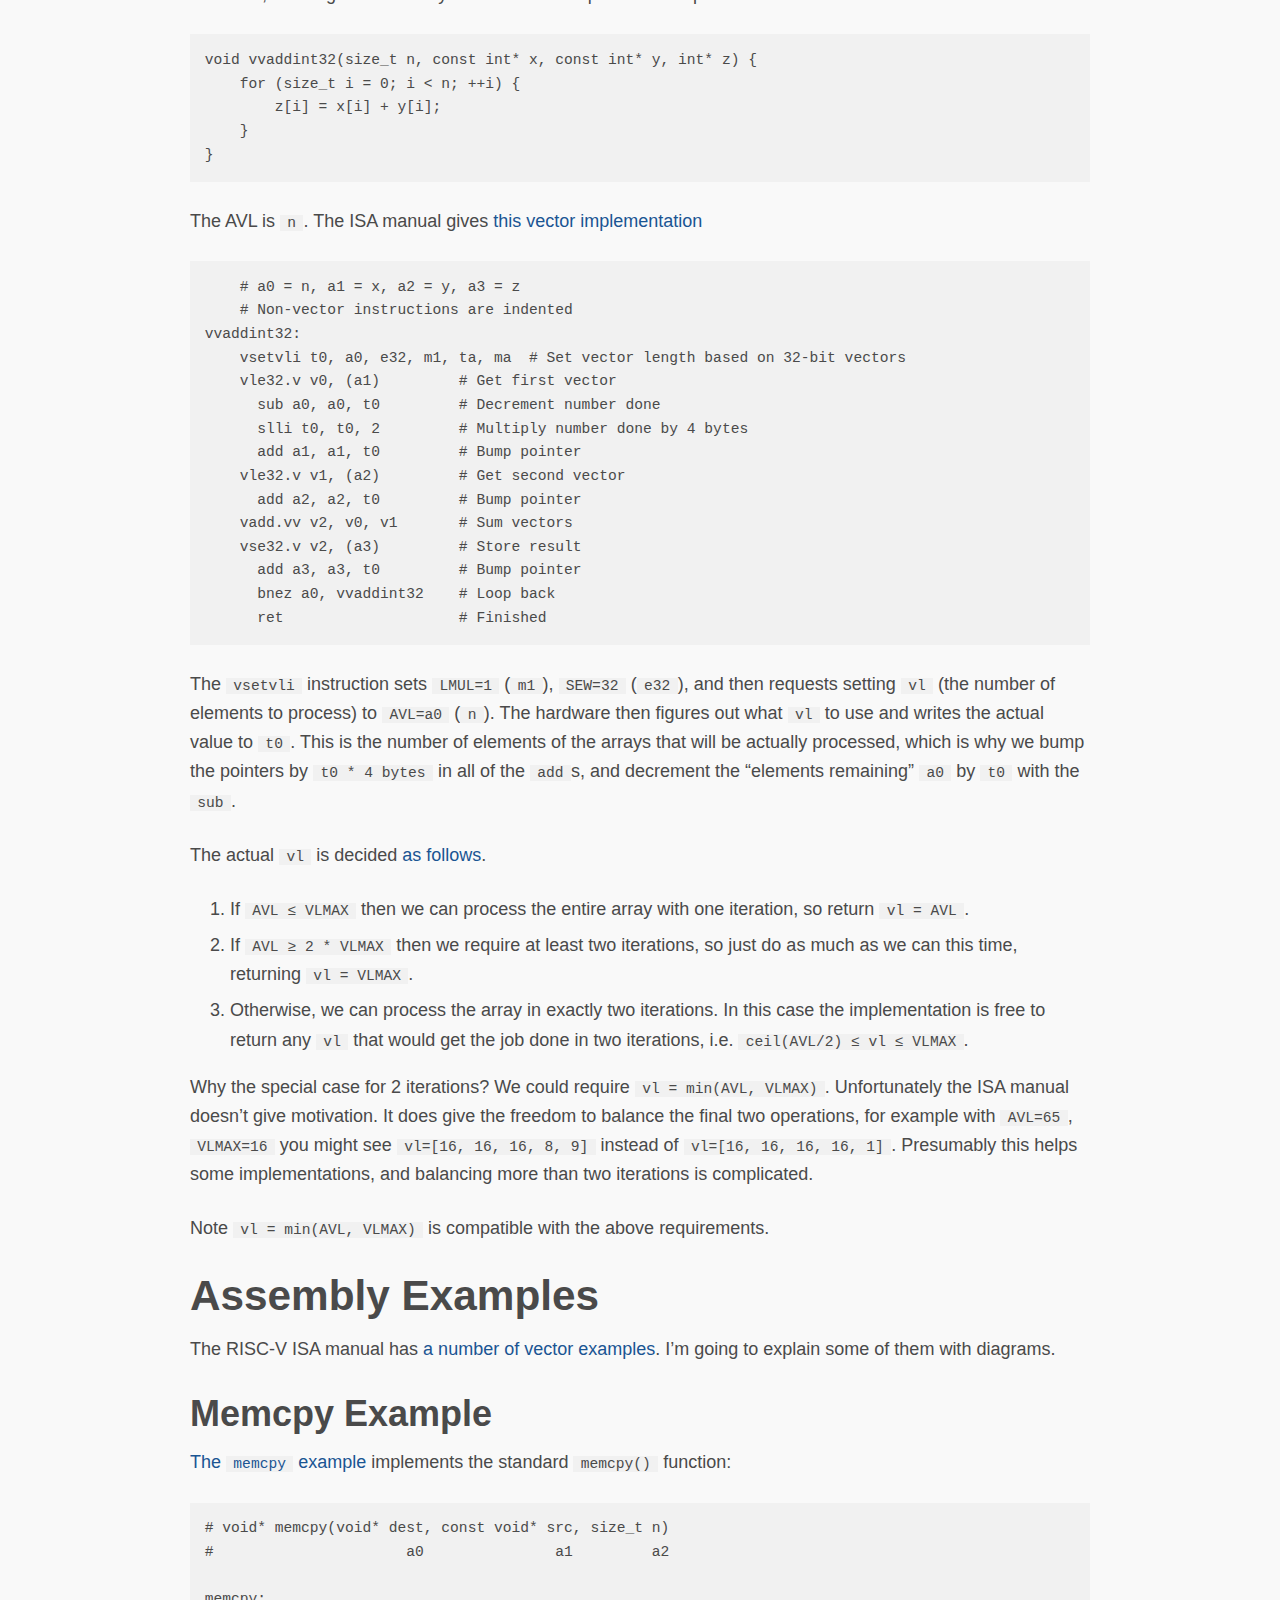
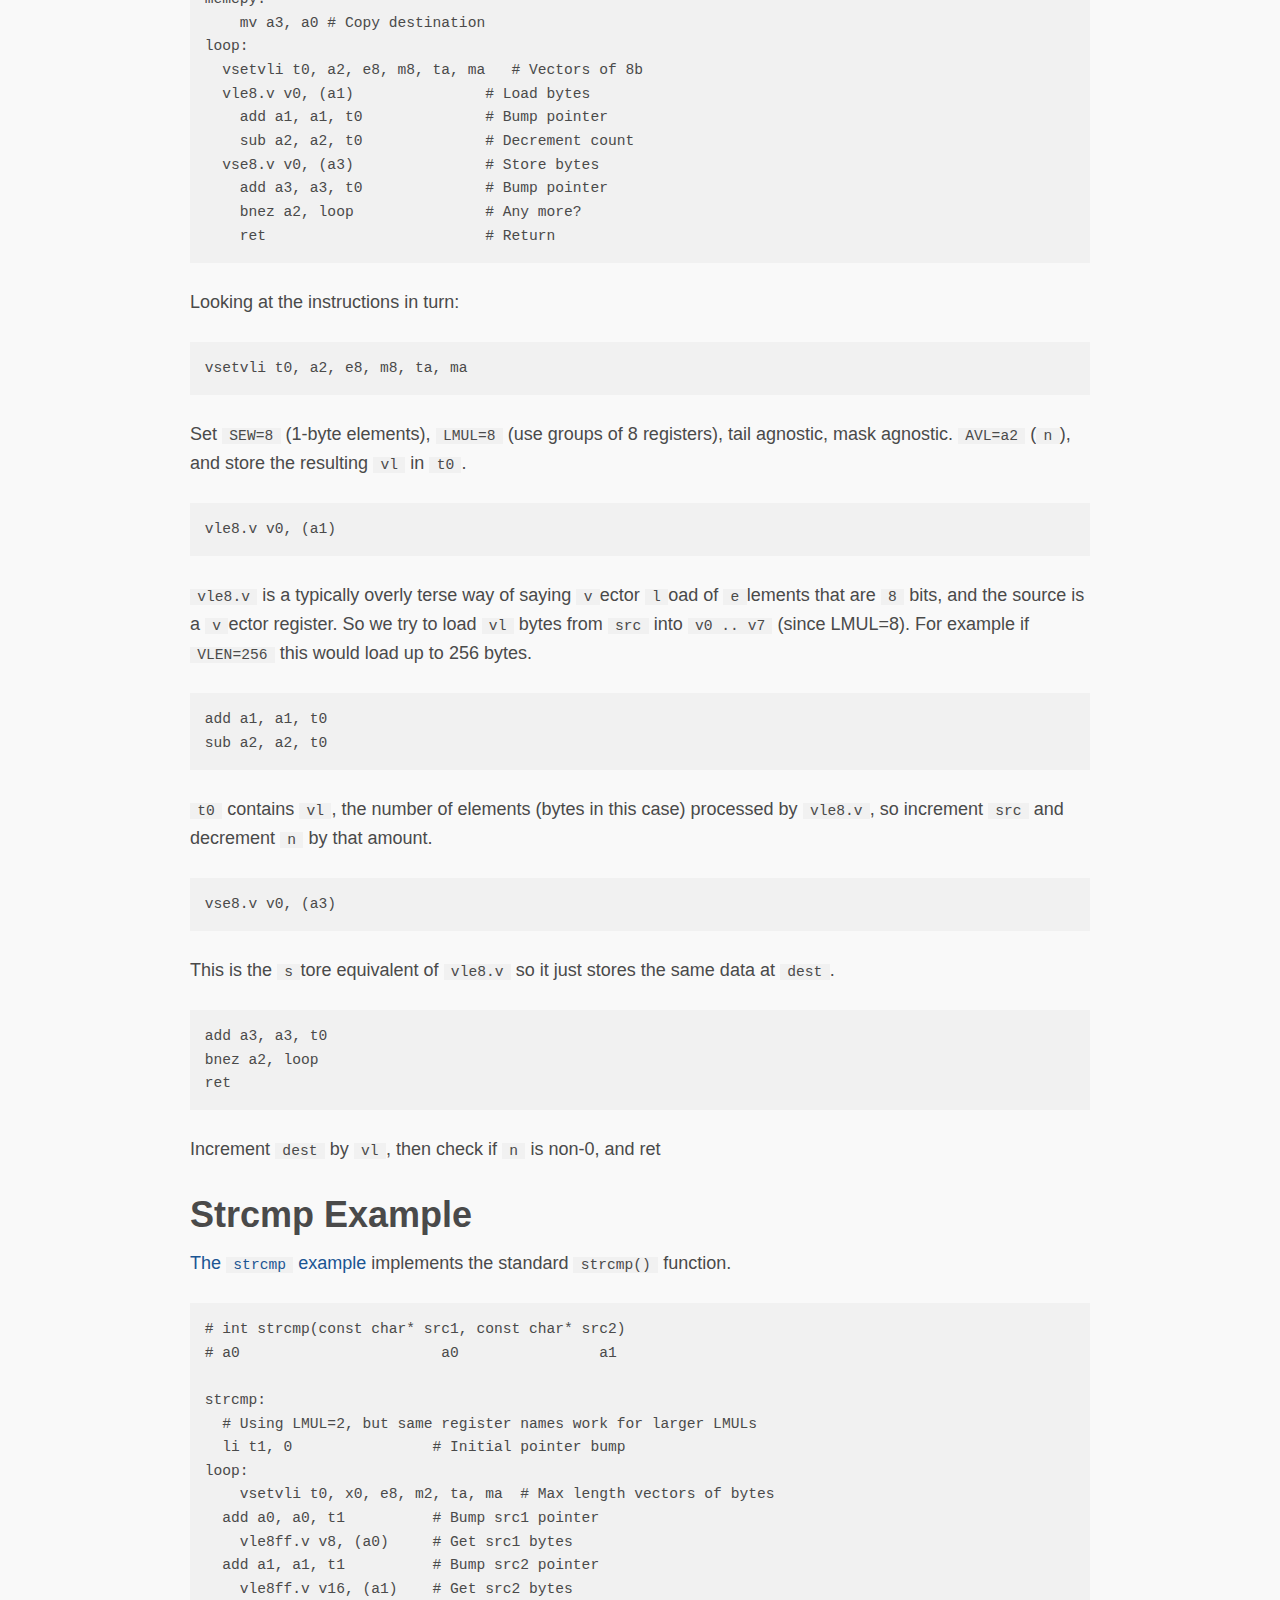
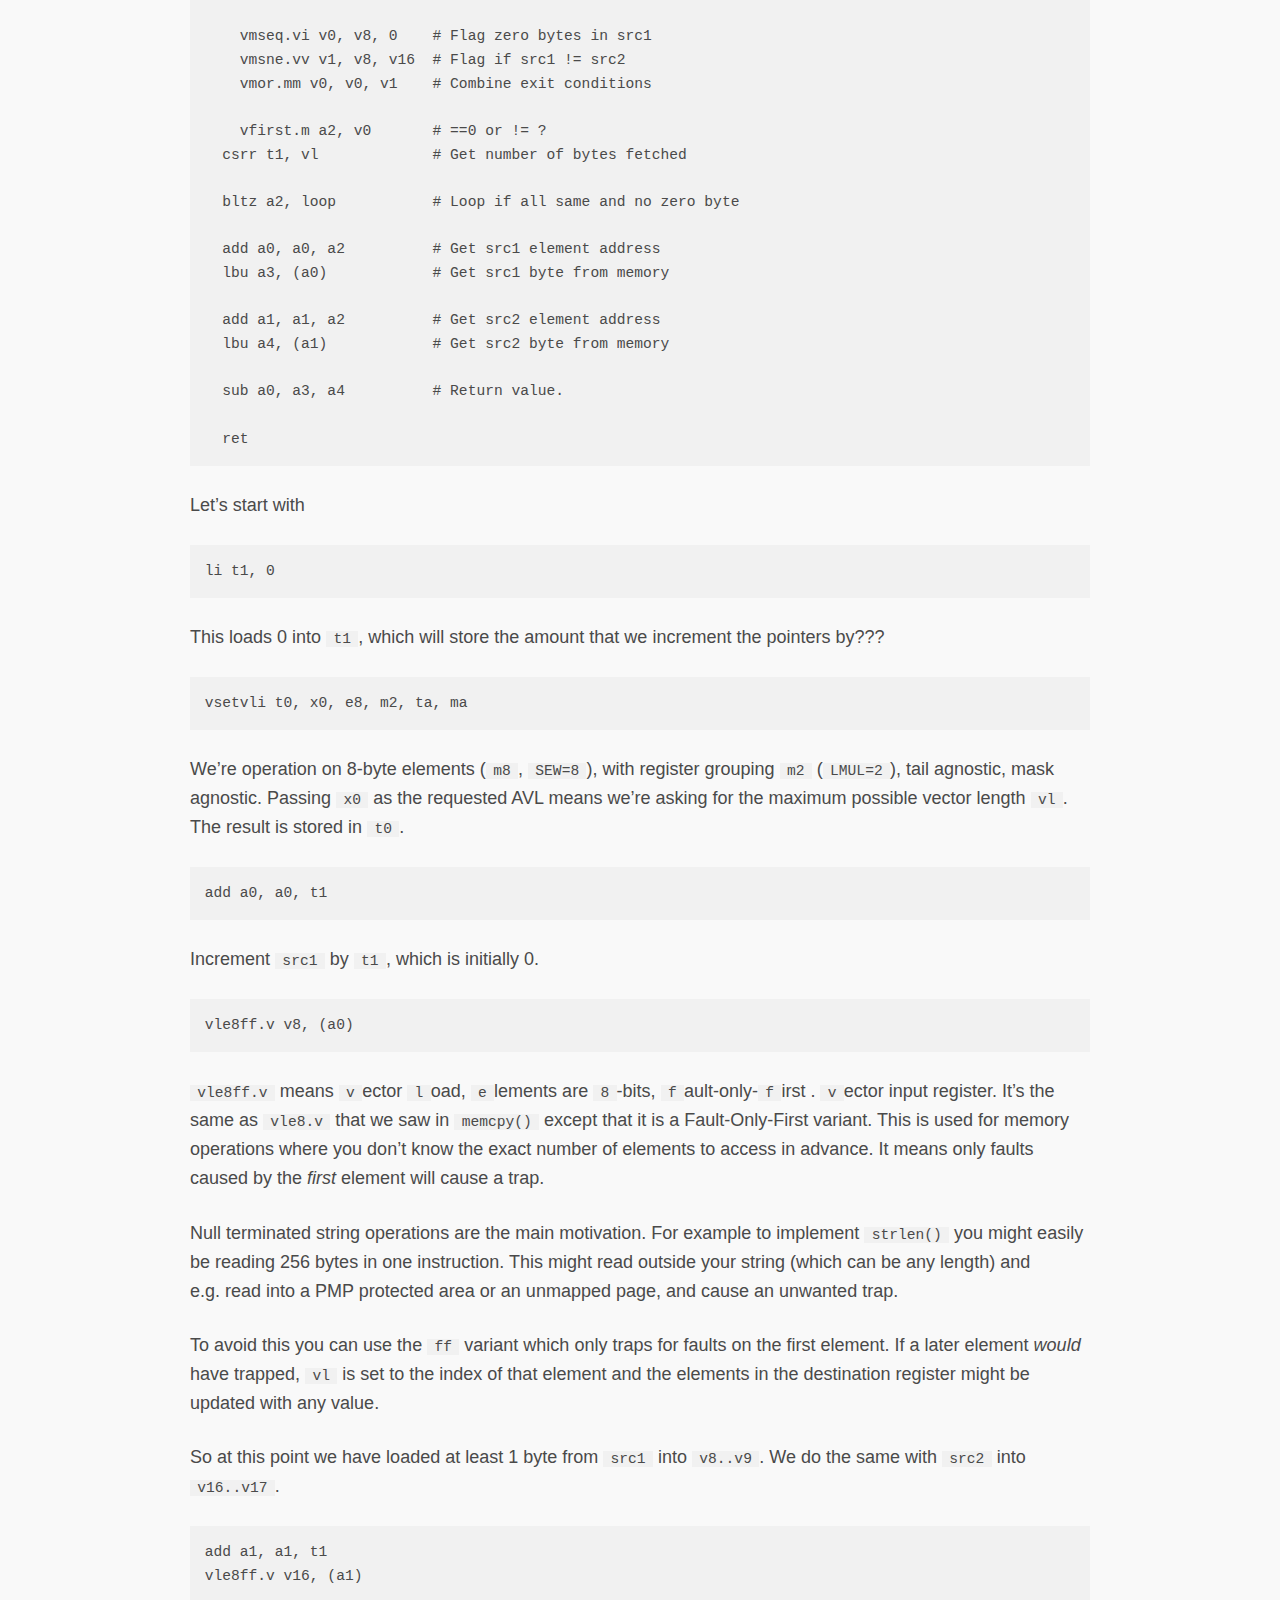
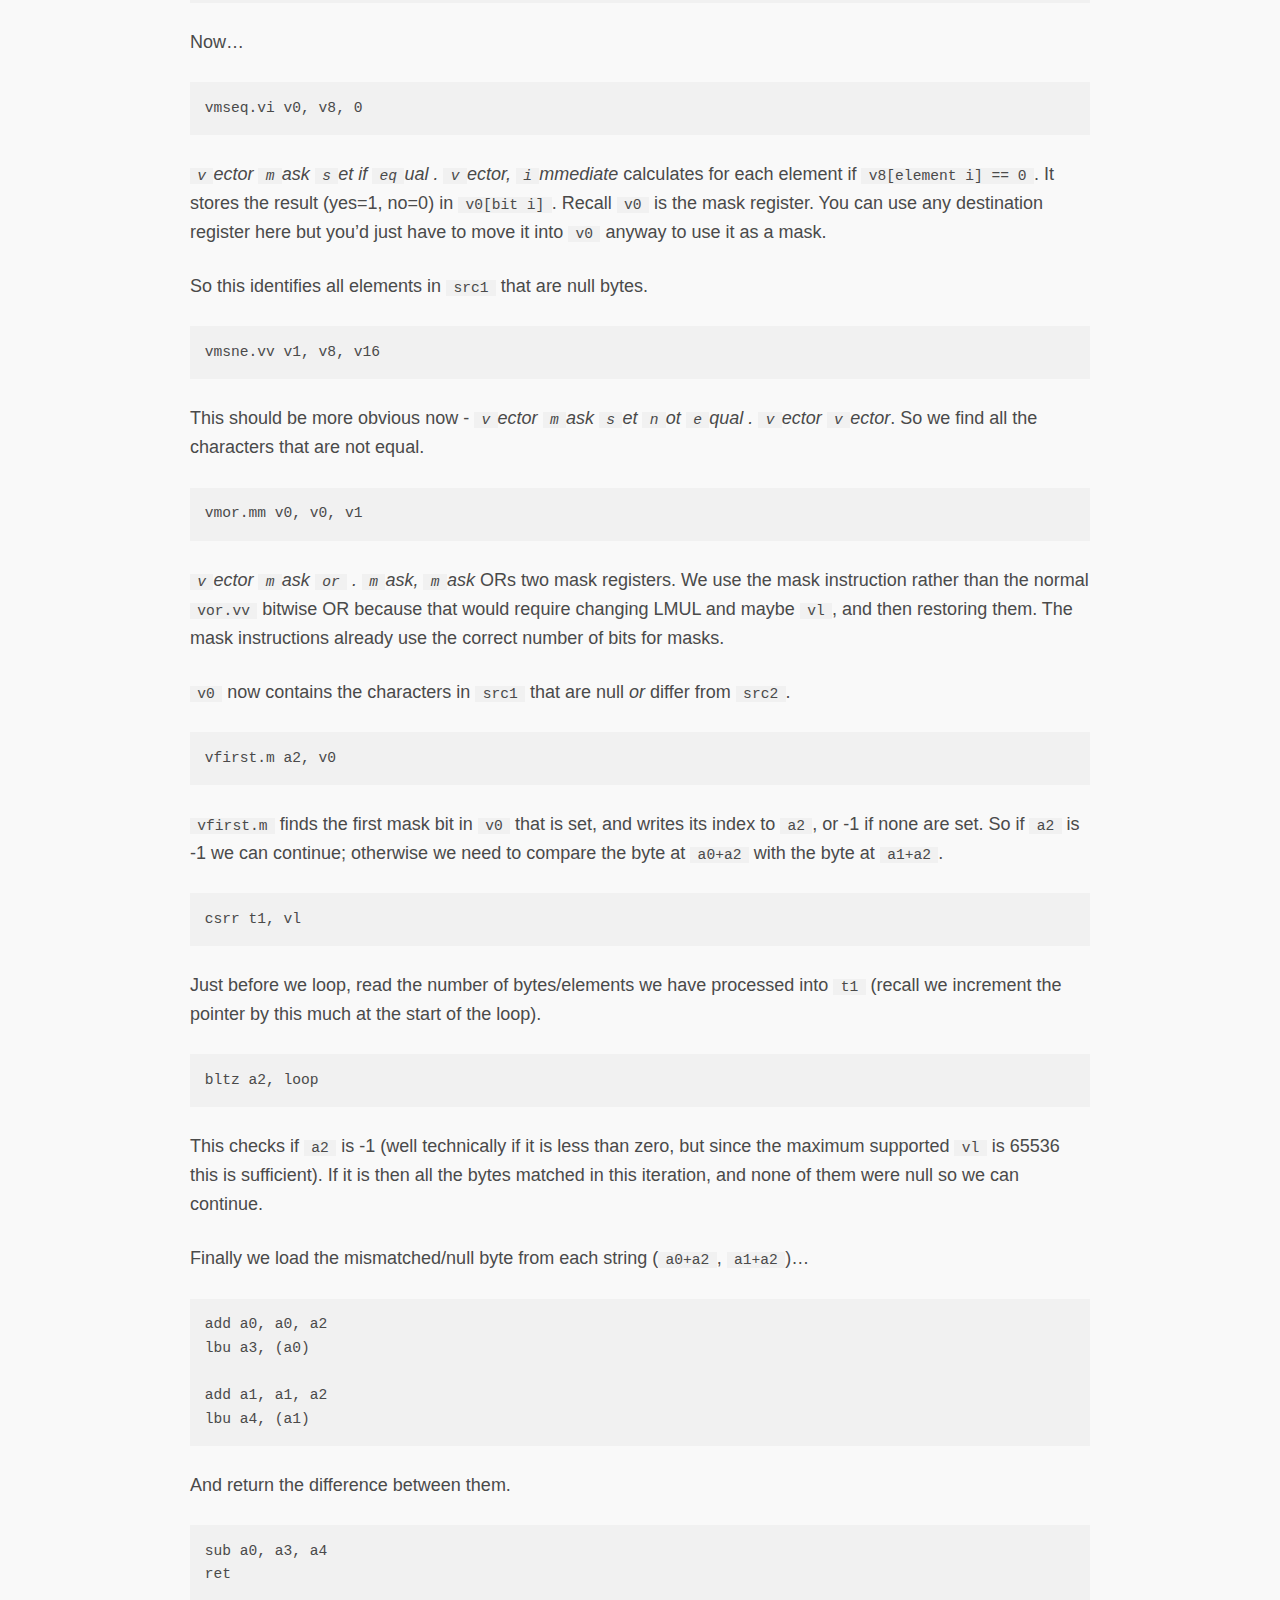
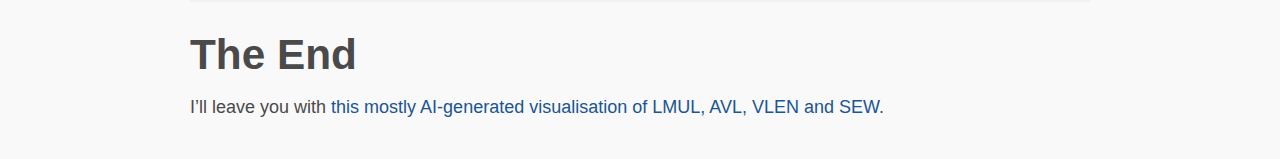
<file: riscv-vector/index.html>
<!DOCTYPE html>
<html xmlns="http://www.w3.org/1999/xhtml" lang="" xml:lang="">
<head>
  <meta charset="utf-8" />
  <meta name="generator" content="pandoc" />
  <meta name="viewport" content="width=device-width, initial-scale=1.0, user-scalable=yes" />
  <meta name="author" content="" />
  <title>RISC-V Vector Quick Intro</title>
  <style>
    code{white-space: pre-wrap;}
    span.smallcaps{font-variant: small-caps;}
    div.columns{display: flex; gap: min(4vw, 1.5em);}
    div.column{flex: auto; overflow-x: auto;}
    div.hanging-indent{margin-left: 1.5em; text-indent: -1.5em;}
    /* The extra [class] is a hack that increases specificity enough to
       override a similar rule in reveal.js */
    ul.task-list[class]{list-style: none;}
    ul.task-list li input[type="checkbox"] {
      font-size: inherit;
      width: 0.8em;
      margin: 0 0.8em 0.2em -1.6em;
      vertical-align: middle;
    }
    .display.math{display: block; text-align: center; margin: 0.5rem auto;}
  </style>
  <link rel="stylesheet" href="../style.css" />
</head>
<body>
<header id="title-block-header">
<h1 class="title">RISC-V Vector Quick Intro</h1>
<p class="author"></p>
<p class="date">11th May 2025</p>
</header>
<p>This is a simple and quick intro to the RISC-V vector extension. Read
to <a href="#the-end">The End</a> for a fun visualisation.</p>
<h2 id="registers">Registers</h2>
<p>There are 32 vector registers. <code>v0</code> is special in that it
can optionally be used as a mask register. Each register is
<code>VLEN</code> bits wide.</p>
<p><img src="registers.drawio.svg" /></p>
<p><code>VLEN</code> is an implementation-defined constant value that
can’t be changed at runtime. It must be a power of 2, and must be no
greater than 65536. A typical value might be 128 or 512 bits.</p>
<p>There is a read-only constant CSR <code>vlenb</code> that contains
<code>VLEN</code> in bytes (i.e. <code>VLEN/8</code>).</p>
<h2 id="elements">Elements</h2>
<p>Vector operations operate on <em>elements</em>, i.e. single numbers.
The way vector registers can be grouped and divided into elements is
really flexible.</p>
<p>The <em>maximum</em> element width in bits is <code>ELEN</code>. Like
<code>VLEN</code>, <code>ELEN</code> is implementation-defined and
constant. It must be a power of 2, and <code>VLEN ≥ ELEN ≥ 8</code>. So
you are guaranteed to be able to operate on bytes, and you can’t have an
element that is bigger than a register. The maximum <code>ELEN</code> is
64, and in practice <code>ELEN</code> is probably 64.</p>
<p>The <em>Selected</em> Element Width is <code>SEW</code> (with
<code>SEW ≤ ELEN</code>). This <em>can</em> be varied at runtime. There
is a CSR called <code>vtype</code> that has a 3-bit field
<code>vsew</code> to change <code>SEW</code>. This CSR is read-only, if
accessed via the normal CSR functions. There are special
<code>vset{i}vl{i}</code> instructions that are used to modify it.</p>
<p><img src="vtype_fields.svg" /></p>
<p>For example if <code>VLEN=128</code>:</p>
<p><img src="sew.drawio.svg" /></p>
<p>Widths higher than 64 are currently reserved, so you can’t do
calculations on 128-bit values.</p>
<h2 id="masking-and-vector-length">Masking and Vector Length</h2>
<p>Sometimes you don’t want to process all of the elements in a register
group. There are two ways to select a subset: masking and vector
length.</p>
<h3 id="masking">Masking</h3>
<p>Masking is activated using the mask version of an instruction. For
example instead of</p>
<pre><code>vor.vv v1, v2, v3</code></pre>
<p>we use</p>
<pre><code>vor.vv v1, v2, v3, v0.t</code></pre>
<p>This sets the <code>vm</code> bit (bit 25) of the instruction opcode
to <code>0</code> (masked) rather than <code>1</code> (unmasked).</p>
<blockquote>
<p><code>v0.t</code> is the only option here. Only <code>v0</code> can
be used for masking and the <code>.t</code> is supposed to be a mnemonic
for <code>true</code> (i.e. it only calculates elements where
<code>v0[i]=1</code>). You can’t use <code>v0.f</code>.</p>
</blockquote>
<p>For each element, a single bit from <code>v0</code> is used to decide
whether to write that element to the destination element (1=yes).</p>
<p><img src="masking.drawio.svg" /></p>
<p>For elements that have a mask bit of 0, there are two
possibilities:</p>
<ol type="1">
<li>The original value is left undisturbed.</li>
<li>The destination element is written with all 1s.</li>
</ol>
<p>If <code>vtype.vma</code> (Vector Mask Agnostic) is set to 1, then
either option is allowed. If it is 0 then the first option (undisturbed)
must be used.</p>
<h3 id="vector-length">Vector Length</h3>
<p>The second option to avoid writing all destination elements is
<code>vl</code>, the Vector Length. Like <code>vtype</code> this is a
read-only CSR that can only be updated via <code>vset{i}vl{i}</code>
instructions (and First-Only-Fault instructions; see <a
href="#strcmp-example">the <code>strcmp</code> example below</a>).</p>
<p>It is similar to masking except instead of a bit per element, there
is a single integer specifying the number of elements to calculate.</p>
<p>Elements beyond <code>vl</code> are in the “tail” and
<code>vtype.vta</code> controls whether they are written with 1s or not.
The mask has no effect on elements in the tail.</p>
<p><img src="vector_length.drawio.svg" /></p>
<p>VLMAX is the maximum number of elements that can be processed with
the current settings. This is dynamic and changes based on LMUL
(described below) and SEW, with VLMAX = LMUL*VLEN/SEW.</p>
<h2 id="register-grouping">Register Grouping</h2>
<p>As well as operating on single vector registers you can group
multiple registers together and operate on whole groups. For example
suppose you want to calculate</p>
<pre><code>v8  = v0 + v4
v9  = v1 + v5
v10 = v2 + v6
v11 = v3 + v7</code></pre>
<p>Instead of executing 4 instructions you can group the registers into
fours and issue one instruction.</p>
<p>This is achieved by setting LMUL (Length MULtiplier) to 4, and then
calculating</p>
<pre><code>v8 = v0 + v4</code></pre>
<p>This groups the registers, as if they were one bigger register. This
diagram shows LMUL = 2.</p>
<p><img src="lmul.drawio.svg" /></p>
<p>When LMUL is 4, only v0, v4, v8, v12, etc. are valid. Attempting to
use e.g. v3 is illegal.</p>
<p>The valid integer values of LMUL are 1, 2, 4 and 8 and it is set via
the <code>vlmul</code> field in <code>vtype</code>.</p>
<h3 id="fractional-lmul">Fractional LMUL</h3>
<p>As well as using LMUL = 1, 2, 4, 8 to use more than one vector
register as operands, you can use LMUL = 1/2, 1/4 or 1/8 to use less
than one vector register. If LMUL = 1/2 then only the low half of the
register is used.</p>
<p>This is intended for mixed-width operations. For example suppose you
want to do a widening left shift of 2 16-bit values to 32 bits, and
<code>VLEN=64</code>. In Sail, this operation:</p>
<pre><code>let element_0 = vs[15 .. 0];
let element_1 = vs[31 .. 16];
let wide_element_0 : bits(32) = zero_extend(element_0);
let wide_element_1 : bits(32) = zero_extend(element_1);
vd[63 .. 0] = (wide_element_1 &lt;&lt; shamt) @ (wide_element_0 &lt;&lt; shamt);</code></pre>
<p>You could calculate this by setting <code>vl=2</code>,
<code>LMUL=1</code> as follows</p>
<pre><code># x0: Destination register to write the value of vl, we&#39;ll ignore it.
# 2: Requested vl
# e16: SEW=16 bits
# m1: LMUL=1
# ta: Tail Agnostic (if omitted the default is tu)
# ma: Mask Agnostic (if omitted the default is mu)
vsetivli x0, 2, e16, m1, ta, ma

# Vector Widening Shift Left Logical . Vector * Immediate
# v8 = destination register, v4 = source register, 4 = shift amount.
vwsll.vi v8, v4, 4</code></pre>
<p>However this will actually write to <code>v9</code> as well as
<code>v8</code>, because the <em>effective</em> grouping multiplier
(EMUL) for the destination is <code>LMUL*2</code>, since we have doubled
the width of the input elements. Also <code>ESEW = SEW*2</code>.</p>
<p>So it writes to a group of 2 registers even though we don’t need the
second one at all. Instead if we set LMUL to 1/2, then
<code>EMUL = LMUL*2 = (1/2)*2 = 1</code> and it will only write to
<code>v8</code>.</p>
<p><img src="lmul_fractional.drawio.svg" /></p>
<h2 id="vstart"><code>vstart</code></h2>
<p>Since vector instructions may take a long time, they can be
interrupted mid-instruction by interrupts or memory exceptions. In this
case implementations have the option to set <code>vstart</code> to a
non-zero value, which means when the vector instruction is started again
it won’t start from element 0; it will start from element
<code>vstart</code>.</p>
<p><code>vstart</code> is a normal read/write CSR, but it is not
intended to be written with arbitrary non-zero values by software;
normally it is written by hardware on trap. Software can safely write 0
to it to completely restart operations, and it can also be
saved/restored on context switches. Writing an arbitrary non-zero value
may raise an illegal-instruction exception because hardware is not
required to support all values (e.g. some hardware may not support
<code>vstart</code> at all and only allow 0 to be written).</p>
<p>Not all instructions can have a non-zero <code>vstart</code> -
e.g. it doesn’t make any sense for reductions so they require it to be 0
and don’t change it on traps.</p>
<h2 id="avl">AVL</h2>
<p>AVL is the Application Vector Length. When application software wants
to perform an operation on a large array of values, the length of the
array is AVL. For example in this loop:</p>
<pre><code>void vvaddint32(size_t n, const int* x, const int* y, int* z) {
    for (size_t i = 0; i &lt; n; ++i) {
        z[i] = x[i] + y[i];
    }
}</code></pre>
<p>The AVL is <code>n</code>. The ISA manual gives <a
href="https://riscv-specs.timhutt.co.uk/spec/riscv-isa-release-7ea3b58-2025-05-06/riscv-unprivileged.html#_vector_vector_add_example">this
vector implementation</a></p>
<pre><code>    # a0 = n, a1 = x, a2 = y, a3 = z
    # Non-vector instructions are indented
vvaddint32:
    vsetvli t0, a0, e32, m1, ta, ma  # Set vector length based on 32-bit vectors
    vle32.v v0, (a1)         # Get first vector
      sub a0, a0, t0         # Decrement number done
      slli t0, t0, 2         # Multiply number done by 4 bytes
      add a1, a1, t0         # Bump pointer
    vle32.v v1, (a2)         # Get second vector
      add a2, a2, t0         # Bump pointer
    vadd.vv v2, v0, v1       # Sum vectors
    vse32.v v2, (a3)         # Store result
      add a3, a3, t0         # Bump pointer
      bnez a0, vvaddint32    # Loop back
      ret                    # Finished</code></pre>
<p>The <code>vsetvli</code> instruction sets <code>LMUL=1</code>
(<code>m1</code>), <code>SEW=32</code> (<code>e32</code>), and then
requests setting <code>vl</code> (the number of elements to process) to
<code>AVL=a0</code> (<code>n</code>). The hardware then figures out what
<code>vl</code> to use and writes the actual value to <code>t0</code>.
This is the number of elements of the arrays that will be actually
processed, which is why we bump the pointers by
<code>t0 * 4 bytes</code> in all of the <code>add</code>s, and decrement
the “elements remaining” <code>a0</code> by <code>t0</code> with the
<code>sub</code>.</p>
<p>The actual <code>vl</code> is decided <a
href="https://riscv-specs.timhutt.co.uk/spec/riscv-isa-release-7ea3b58-2025-05-06/riscv-unprivileged.html#constraints-on-setting-vl">as
follows</a>.</p>
<ol type="1">
<li>If <code>AVL ≤ VLMAX</code> then we can process the entire array
with one iteration, so return <code>vl = AVL</code>.</li>
<li>If <code>AVL ≥ 2 * VLMAX</code> then we require at least two
iterations, so just do as much as we can this time, returning
<code>vl = VLMAX</code>.</li>
<li>Otherwise, we can process the array in exactly two iterations. In
this case the implementation is free to return any <code>vl</code> that
would get the job done in two iterations,
i.e. <code>ceil(AVL/2) ≤ vl ≤ VLMAX</code>.</li>
</ol>
<p>Why the special case for 2 iterations? We could require
<code>vl = min(AVL, VLMAX)</code>. Unfortunately the ISA manual doesn’t
give motivation. It does give the freedom to balance the final two
operations, for example with <code>AVL=65</code>, <code>VLMAX=16</code>
you might see <code>vl=[16, 16, 16, 8, 9]</code> instead of
<code>vl=[16, 16, 16, 16, 1]</code>. Presumably this helps some
implementations, and balancing more than two iterations is
complicated.</p>
<p>Note <code>vl = min(AVL, VLMAX)</code> is compatible with the above
requirements.</p>
<h1 id="assembly-examples">Assembly Examples</h1>
<p>The RISC-V ISA manual has <a
href="https://riscv-specs.timhutt.co.uk/spec/riscv-isa-release-7ea3b58-2025-05-06/riscv-unprivileged.html#_vector_vector_add_example">a
number of vector examples</a>. I’m going to explain some of them with
diagrams.</p>
<h2 id="memcpy-example">Memcpy Example</h2>
<p><a
href="https://riscv-specs.timhutt.co.uk/spec/riscv-isa-release-7ea3b58-2025-05-06/riscv-unprivileged.html#_memcpy_example">The
<code>memcpy</code> example</a> implements the standard
<code>memcpy()</code> function:</p>
<pre><code># void* memcpy(void* dest, const void* src, size_t n)
#                      a0               a1         a2

memcpy:
    mv a3, a0 # Copy destination
loop:
  vsetvli t0, a2, e8, m8, ta, ma   # Vectors of 8b
  vle8.v v0, (a1)               # Load bytes
    add a1, a1, t0              # Bump pointer
    sub a2, a2, t0              # Decrement count
  vse8.v v0, (a3)               # Store bytes
    add a3, a3, t0              # Bump pointer
    bnez a2, loop               # Any more?
    ret                         # Return</code></pre>
<p>Looking at the instructions in turn:</p>
<pre><code>vsetvli t0, a2, e8, m8, ta, ma</code></pre>
<p>Set <code>SEW=8</code> (1-byte elements), <code>LMUL=8</code> (use
groups of 8 registers), tail agnostic, mask agnostic.
<code>AVL=a2</code> (<code>n</code>), and store the resulting
<code>vl</code> in <code>t0</code>.</p>
<pre><code>vle8.v v0, (a1)</code></pre>
<p><code>vle8.v</code> is a typically overly terse way of saying
<code>v</code>ector <code>l</code>oad of <code>e</code>lements that are
<code>8</code> bits, and the source is a <code>v</code>ector register.
So we try to load <code>vl</code> bytes from <code>src</code> into
<code>v0 .. v7</code> (since LMUL=8). For example if
<code>VLEN=256</code> this would load up to 256 bytes.</p>
<pre><code>add a1, a1, t0
sub a2, a2, t0</code></pre>
<p><code>t0</code> contains <code>vl</code>, the number of elements
(bytes in this case) processed by <code>vle8.v</code>, so increment
<code>src</code> and decrement <code>n</code> by that amount.</p>
<pre><code>vse8.v v0, (a3)</code></pre>
<p>This is the <code>s</code>tore equivalent of <code>vle8.v</code> so
it just stores the same data at <code>dest</code>.</p>
<pre><code>add a3, a3, t0
bnez a2, loop
ret</code></pre>
<p>Increment <code>dest</code> by <code>vl</code>, then check if
<code>n</code> is non-0, and ret</p>
<h2 id="strcmp-example">Strcmp Example</h2>
<p><a
href="https://riscv-specs.timhutt.co.uk/spec/riscv-isa-release-7ea3b58-2025-05-06/riscv-unprivileged.html#_c_standard_library_strcmp_example">The
<code>strcmp</code> example</a> implements the standard
<code>strcmp()</code> function.</p>
<pre><code># int strcmp(const char* src1, const char* src2)
# a0                       a0                a1

strcmp:
  # Using LMUL=2, but same register names work for larger LMULs
  li t1, 0                # Initial pointer bump
loop:
    vsetvli t0, x0, e8, m2, ta, ma  # Max length vectors of bytes
  add a0, a0, t1          # Bump src1 pointer
    vle8ff.v v8, (a0)     # Get src1 bytes
  add a1, a1, t1          # Bump src2 pointer
    vle8ff.v v16, (a1)    # Get src2 bytes

    vmseq.vi v0, v8, 0    # Flag zero bytes in src1
    vmsne.vv v1, v8, v16  # Flag if src1 != src2
    vmor.mm v0, v0, v1    # Combine exit conditions

    vfirst.m a2, v0       # ==0 or != ?
  csrr t1, vl             # Get number of bytes fetched

  bltz a2, loop           # Loop if all same and no zero byte

  add a0, a0, a2          # Get src1 element address
  lbu a3, (a0)            # Get src1 byte from memory

  add a1, a1, a2          # Get src2 element address
  lbu a4, (a1)            # Get src2 byte from memory

  sub a0, a3, a4          # Return value.

  ret</code></pre>
<p>Let’s start with</p>
<pre><code>li t1, 0</code></pre>
<p>This loads 0 into <code>t1</code>, which will store the amount that
we increment the pointers by???</p>
<pre><code>vsetvli t0, x0, e8, m2, ta, ma</code></pre>
<p>We’re operation on 8-byte elements (<code>m8</code>,
<code>SEW=8</code>), with register grouping <code>m2</code>
(<code>LMUL=2</code>), tail agnostic, mask agnostic. Passing
<code>x0</code> as the requested AVL means we’re asking for the maximum
possible vector length <code>vl</code>. The result is stored in
<code>t0</code>.</p>
<pre><code>add a0, a0, t1</code></pre>
<p>Increment <code>src1</code> by <code>t1</code>, which is initially
0.</p>
<pre><code>vle8ff.v v8, (a0)</code></pre>
<p><code>vle8ff.v</code> means <code>v</code>ector <code>l</code>oad,
<code>e</code>lements are <code>8</code>-bits,
<code>f</code>ault-only-<code>f</code>irst . <code>v</code>ector input
register. It’s the same as <code>vle8.v</code> that we saw in
<code>memcpy()</code> except that it is a Fault-Only-First variant. This
is used for memory operations where you don’t know the exact number of
elements to access in advance. It means only faults caused by the
<em>first</em> element will cause a trap.</p>
<p>Null terminated string operations are the main motivation. For
example to implement <code>strlen()</code> you might easily be reading
256 bytes in one instruction. This might read outside your string (which
can be any length) and e.g. read into a PMP protected area or an
unmapped page, and cause an unwanted trap.</p>
<p>To avoid this you can use the <code>ff</code> variant which only
traps for faults on the first element. If a later element <em>would</em>
have trapped, <code>vl</code> is set to the index of that element and
the elements in the destination register might be updated with any
value.</p>
<p>So at this point we have loaded at least 1 byte from
<code>src1</code> into <code>v8..v9</code>. We do the same with
<code>src2</code> into <code>v16..v17</code>.</p>
<pre><code>add a1, a1, t1
vle8ff.v v16, (a1)</code></pre>
<p>Now…</p>
<pre><code>vmseq.vi v0, v8, 0</code></pre>
<p><em><code>v</code>ector <code>m</code>ask <code>s</code>et if
<code>eq</code>ual . <code>v</code>ector, <code>i</code>mmediate</em>
calculates for each element if <code>v8[element i] == 0</code>. It
stores the result (yes=1, no=0) in <code>v0[bit i]</code>. Recall
<code>v0</code> is the mask register. You can use any destination
register here but you’d just have to move it into <code>v0</code> anyway
to use it as a mask.</p>
<p>So this identifies all elements in <code>src1</code> that are null
bytes.</p>
<pre><code>vmsne.vv v1, v8, v16</code></pre>
<p>This should be more obvious now - <em><code>v</code>ector
<code>m</code>ask <code>s</code>et <code>n</code>ot <code>e</code>qual .
<code>v</code>ector <code>v</code>ector</em>. So we find all the
characters that are not equal.</p>
<pre><code>vmor.mm v0, v0, v1</code></pre>
<p><em><code>v</code>ector <code>m</code>ask <code>or</code> .
<code>m</code>ask, <code>m</code>ask</em> ORs two mask registers. We use
the mask instruction rather than the normal <code>vor.vv</code> bitwise
OR because that would require changing LMUL and maybe <code>vl</code>,
and then restoring them. The mask instructions already use the correct
number of bits for masks.</p>
<p><code>v0</code> now contains the characters in <code>src1</code> that
are null <em>or</em> differ from <code>src2</code>.</p>
<pre><code>vfirst.m a2, v0</code></pre>
<p><code>vfirst.m</code> finds the first mask bit in <code>v0</code>
that is set, and writes its index to <code>a2</code>, or -1 if none are
set. So if <code>a2</code> is -1 we can continue; otherwise we need to
compare the byte at <code>a0+a2</code> with the byte at
<code>a1+a2</code>.</p>
<pre><code>csrr t1, vl</code></pre>
<p>Just before we loop, read the number of bytes/elements we have
processed into <code>t1</code> (recall we increment the pointer by this
much at the start of the loop).</p>
<pre><code>bltz a2, loop</code></pre>
<p>This checks if <code>a2</code> is -1 (well technically if it is less
than zero, but since the maximum supported <code>vl</code> is 65536 this
is sufficient). If it is then all the bytes matched in this iteration,
and none of them were null so we can continue.</p>
<p>Finally we load the mismatched/null byte from each string
(<code>a0+a2</code>, <code>a1+a2</code>)…</p>
<pre><code>add a0, a0, a2
lbu a3, (a0)

add a1, a1, a2
lbu a4, (a1)</code></pre>
<p>And return the difference between them.</p>
<pre><code>sub a0, a3, a4
ret</code></pre>
<h1 id="the-end">The End</h1>
<p>I’ll leave you with <a href="visualiser.html">this mostly
AI-generated visualisation of LMUL, AVL, VLEN and SEW</a>.</p>
</body>
</html>
</file>
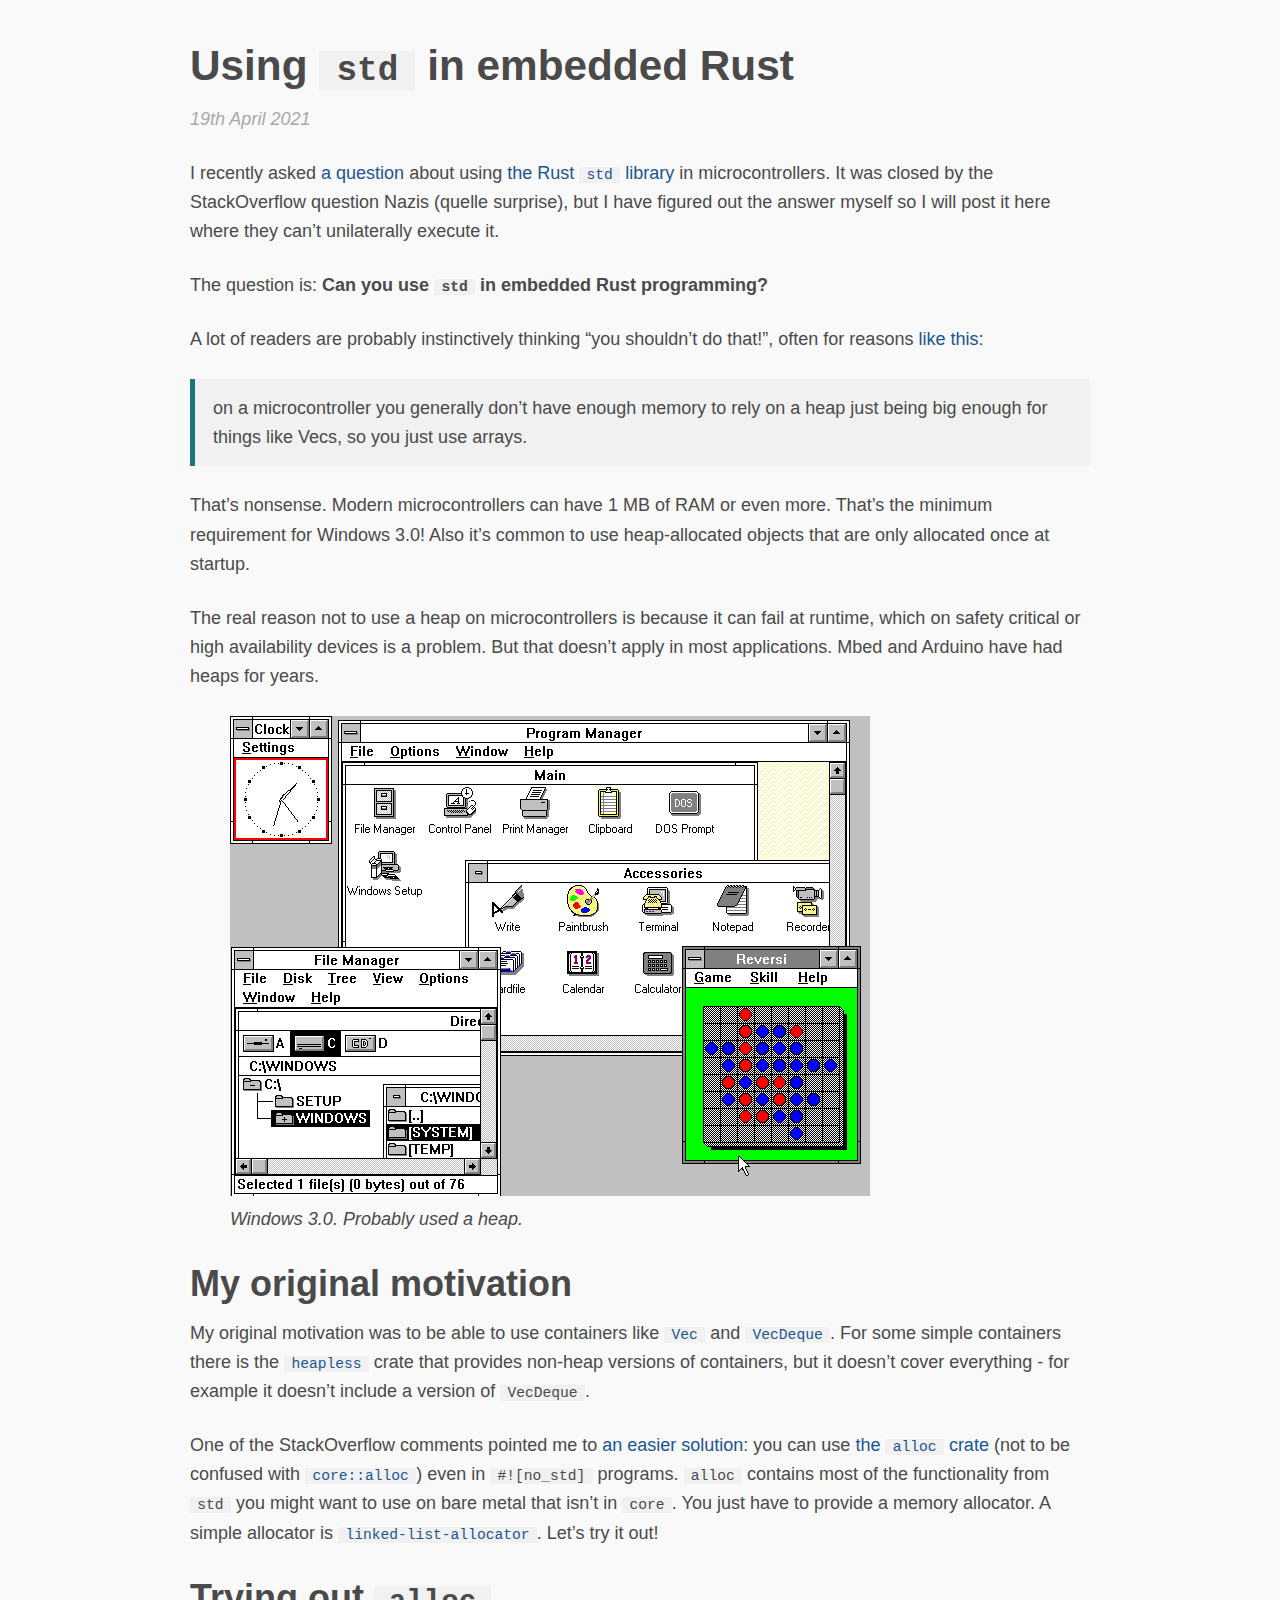
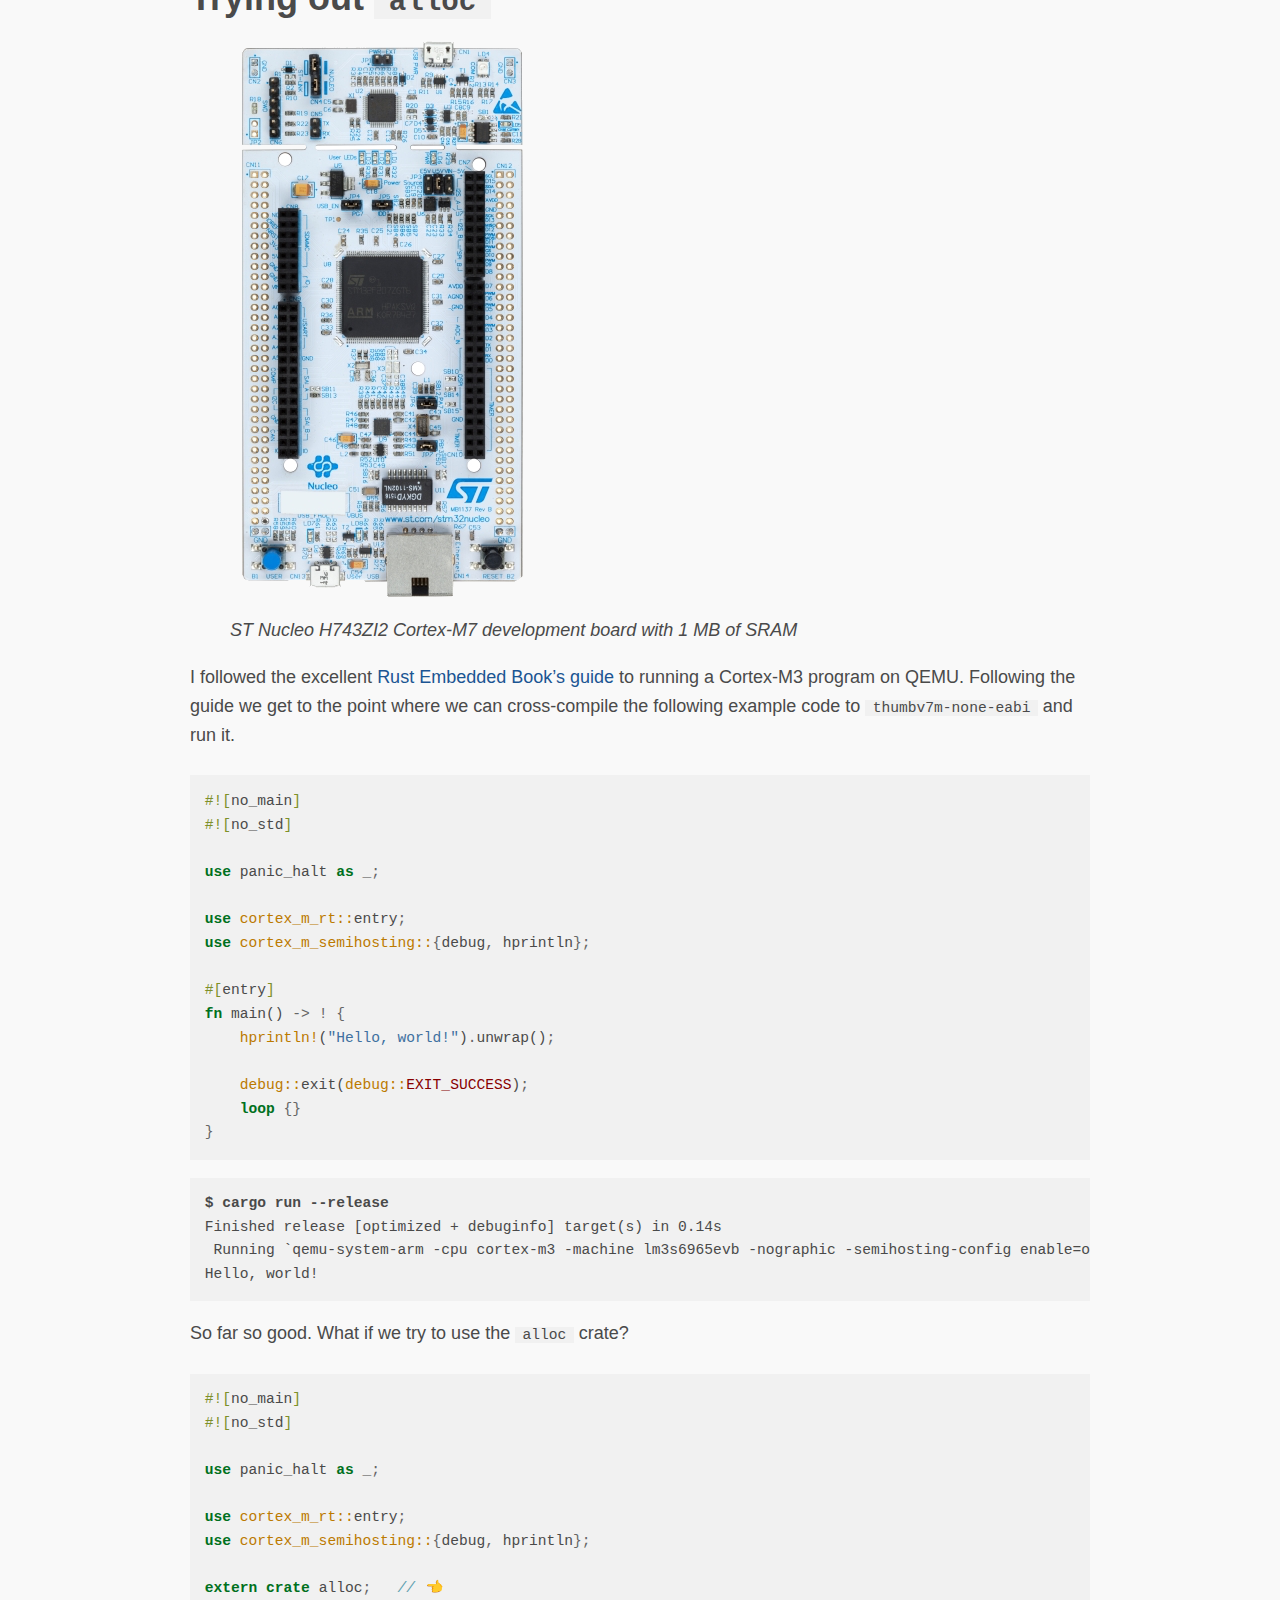
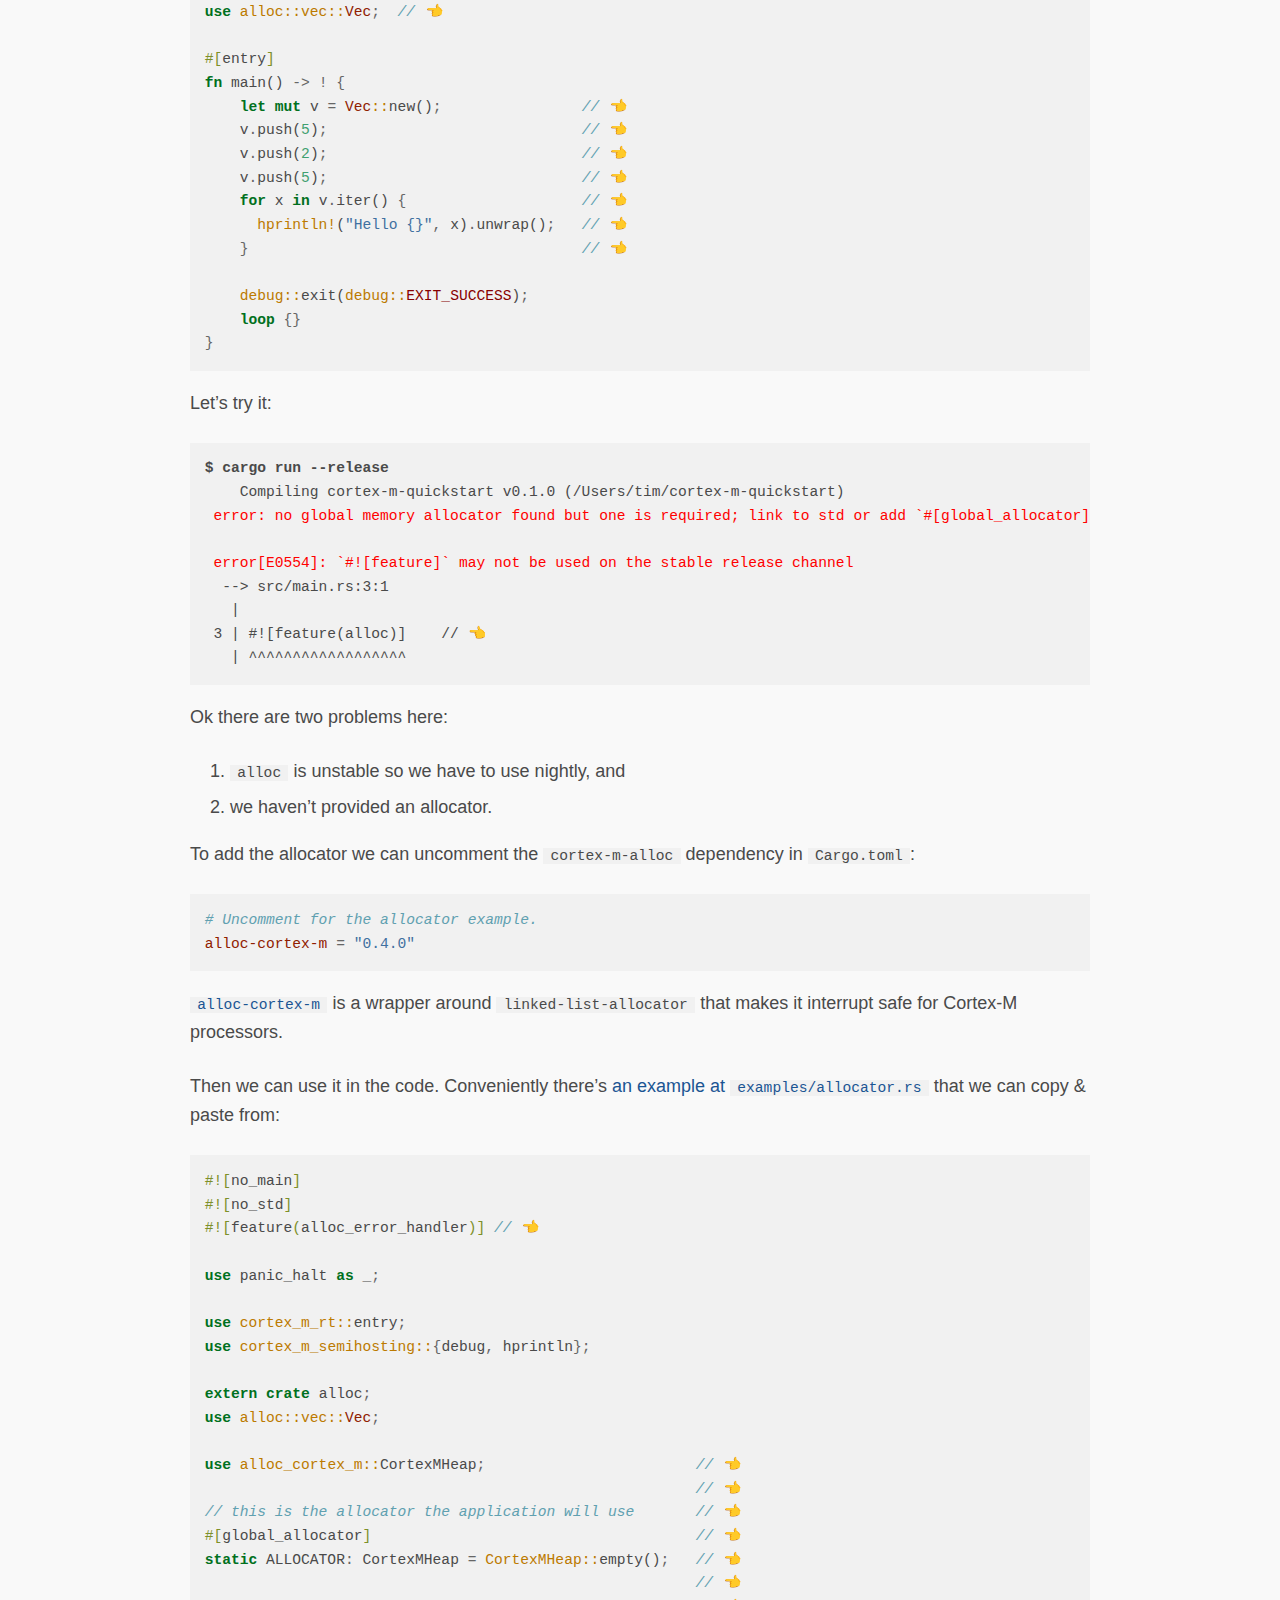
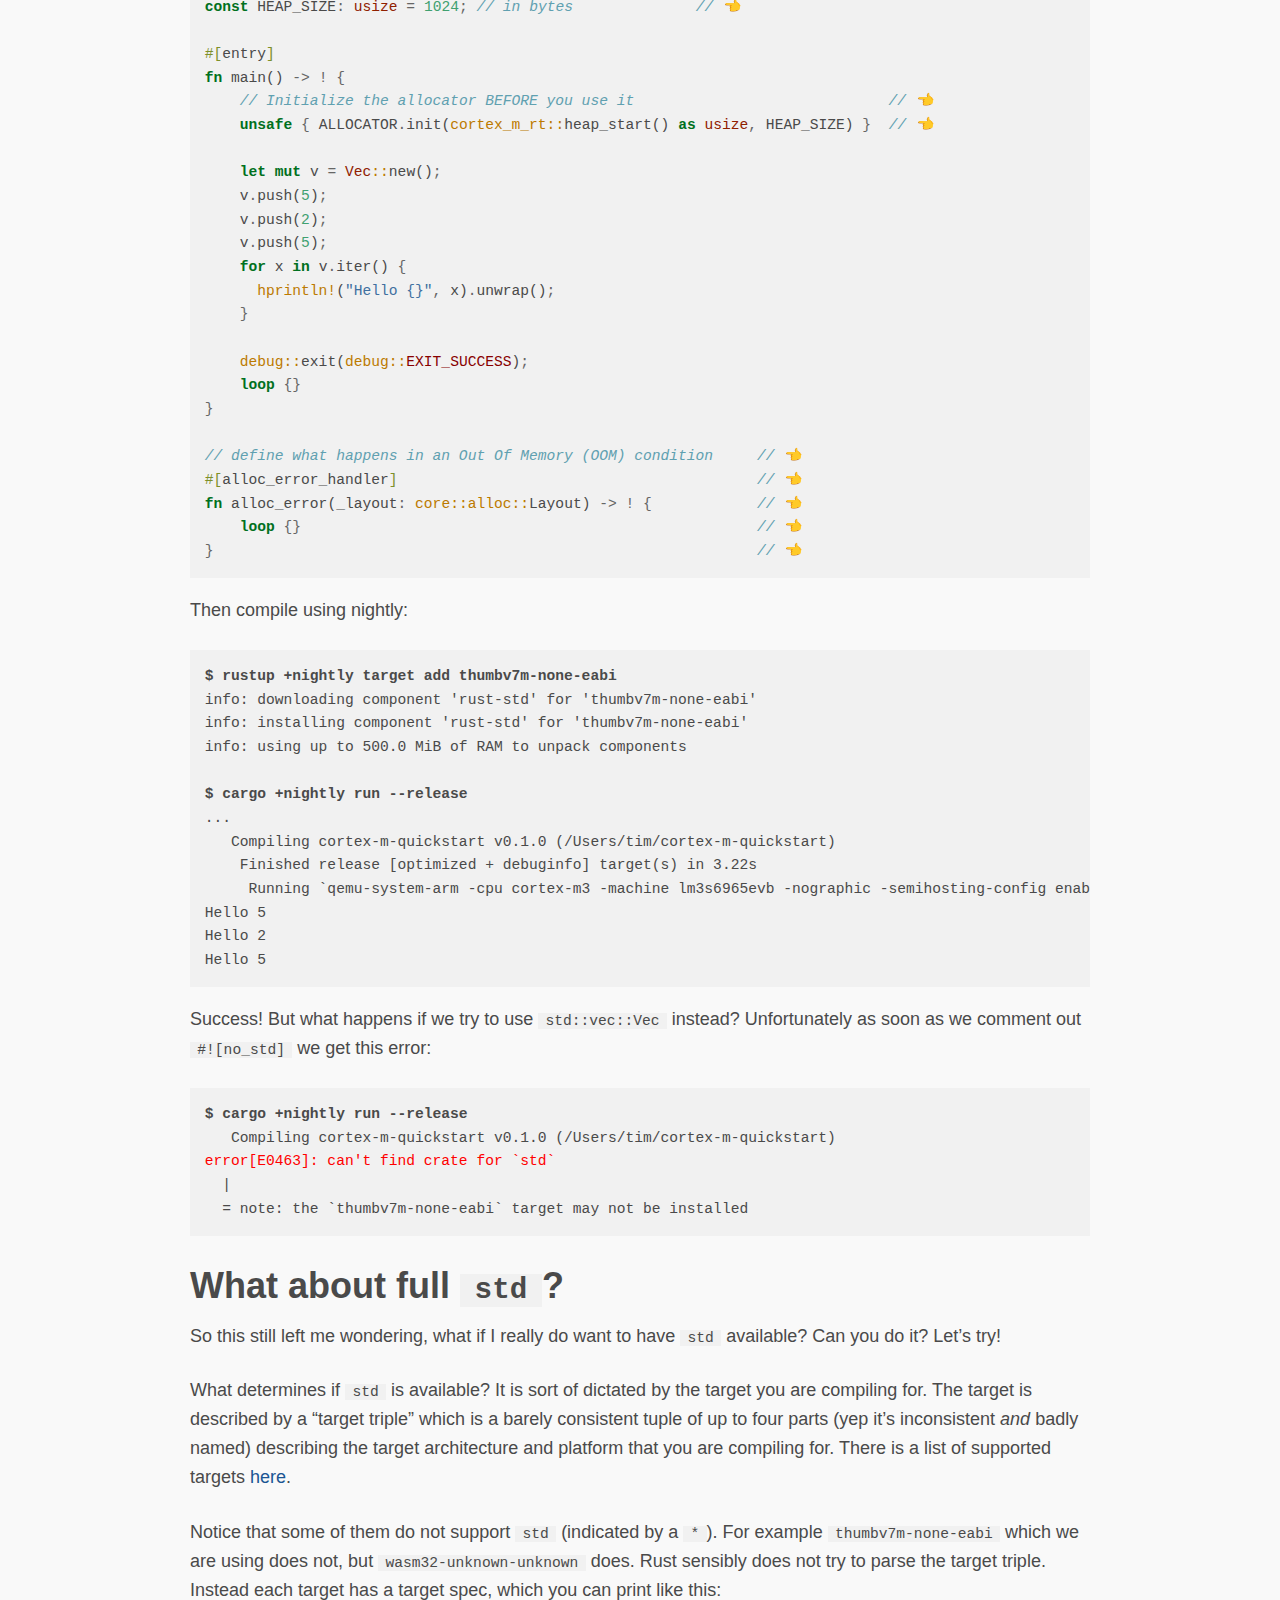
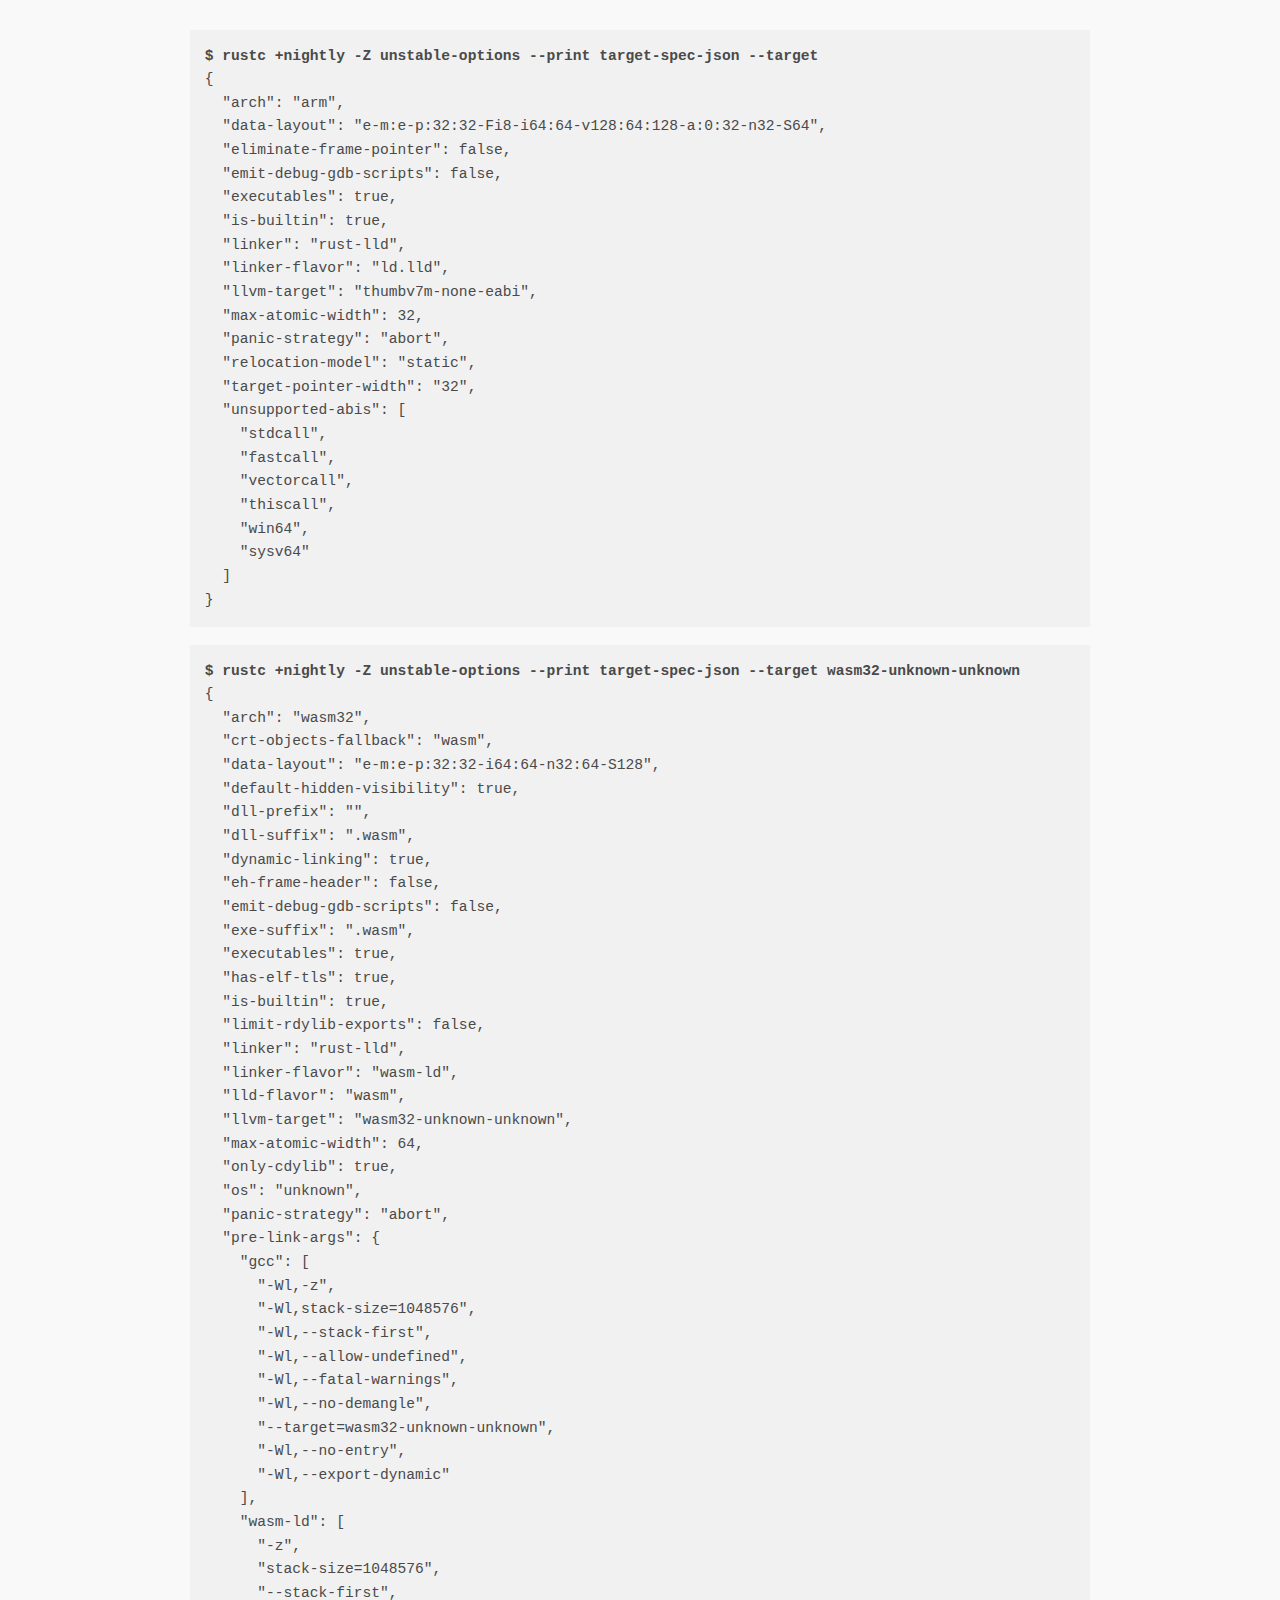
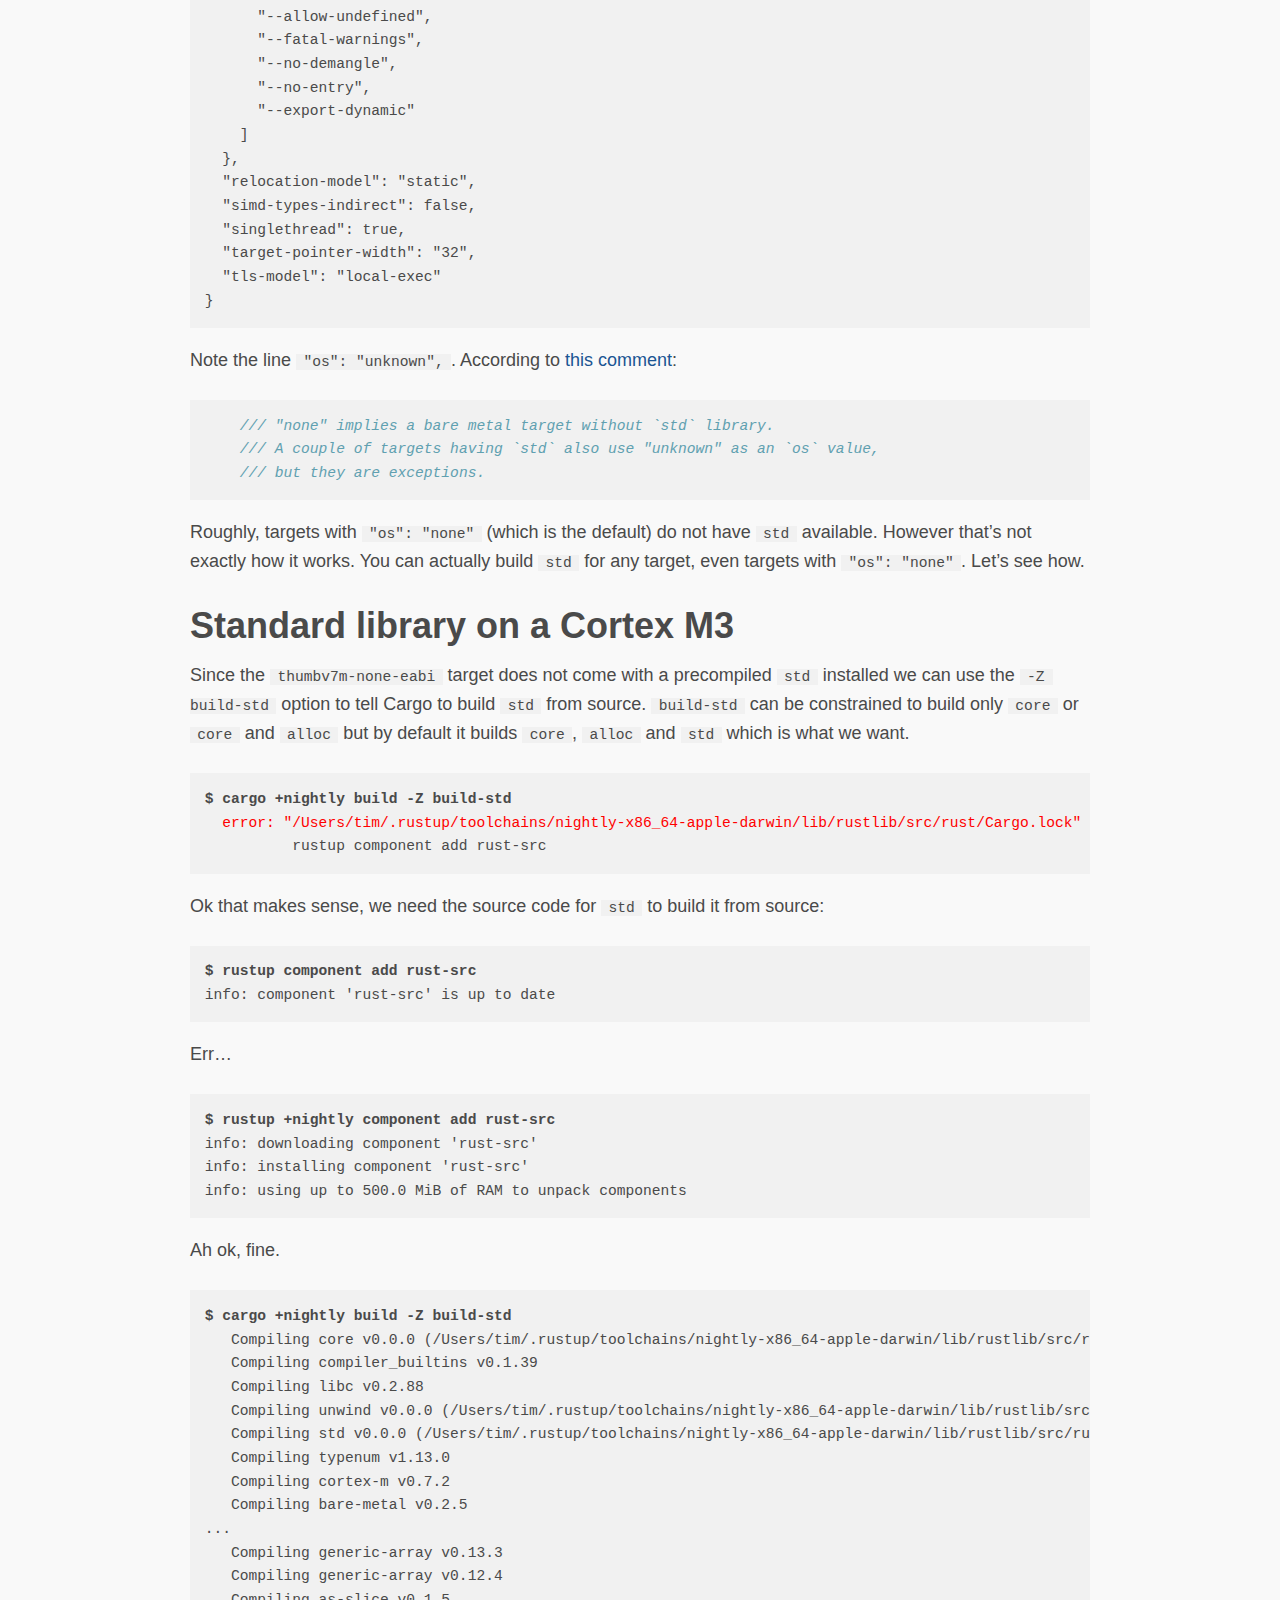
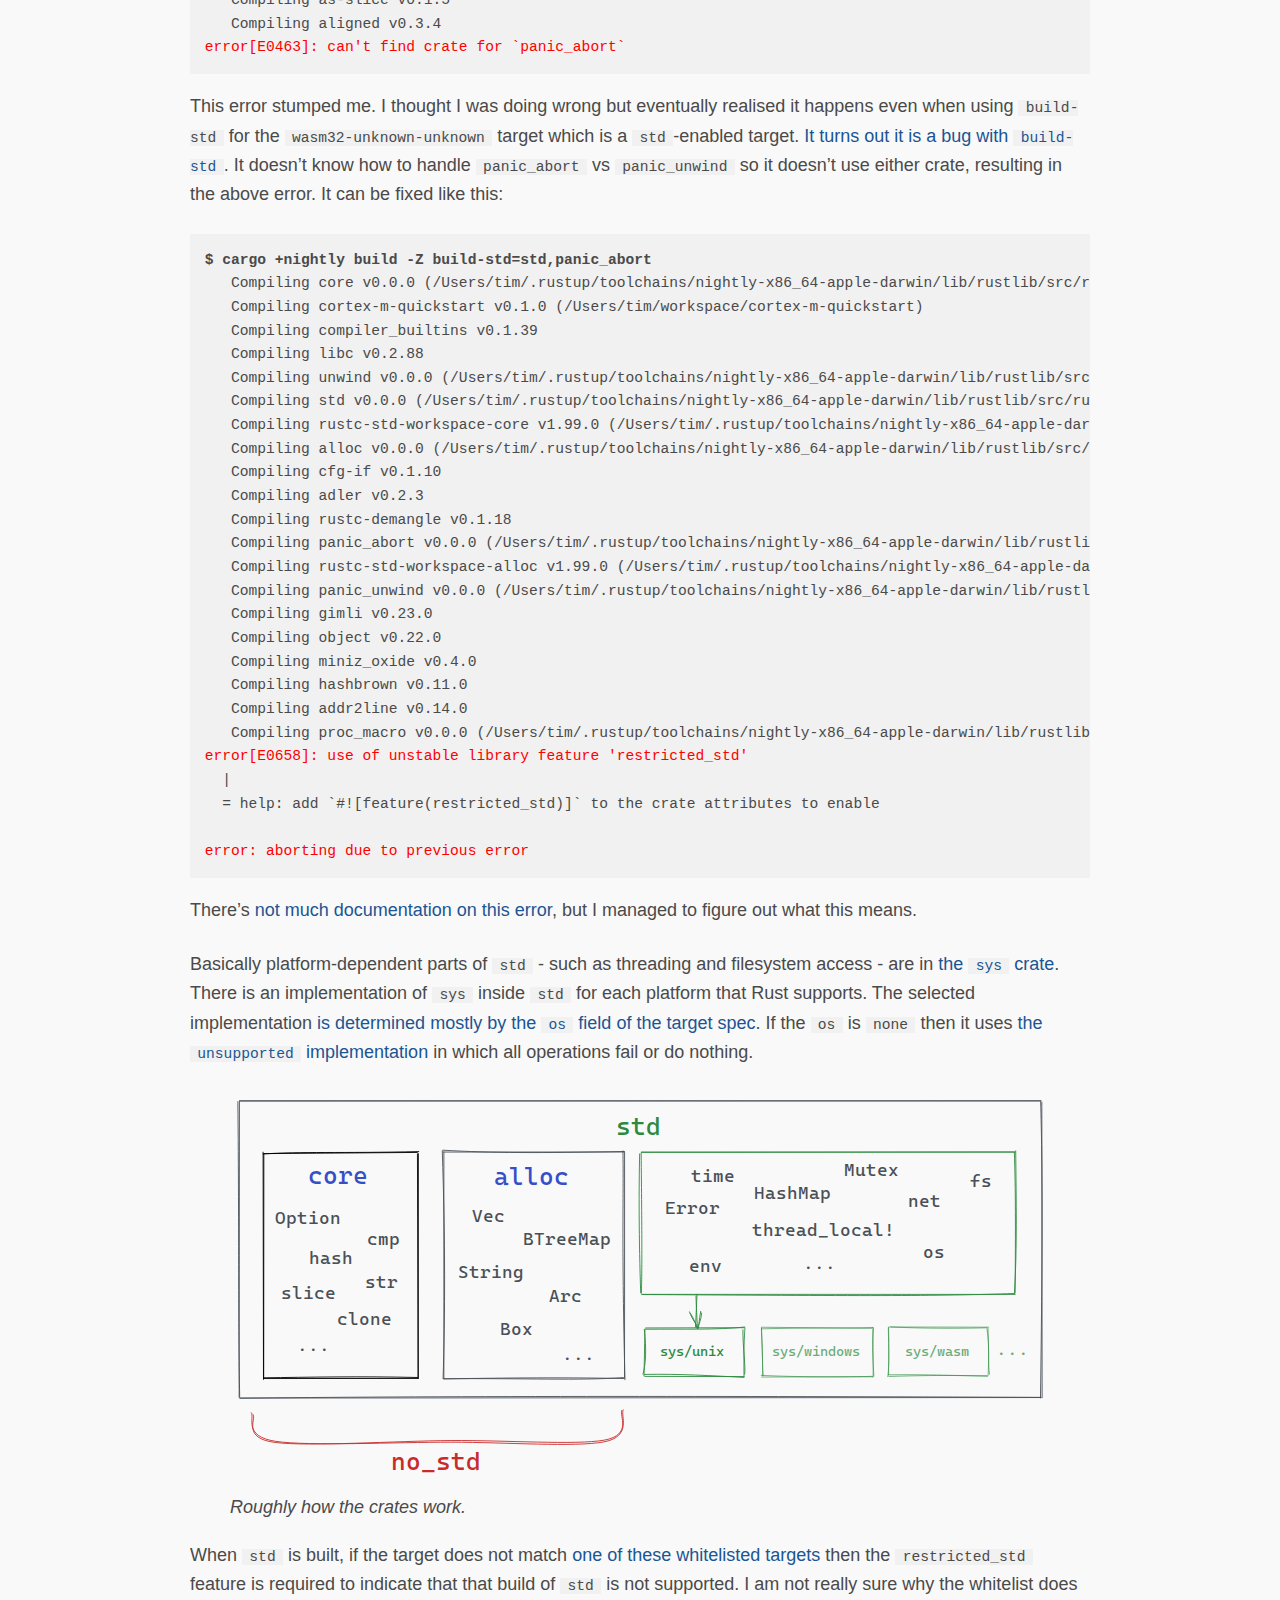
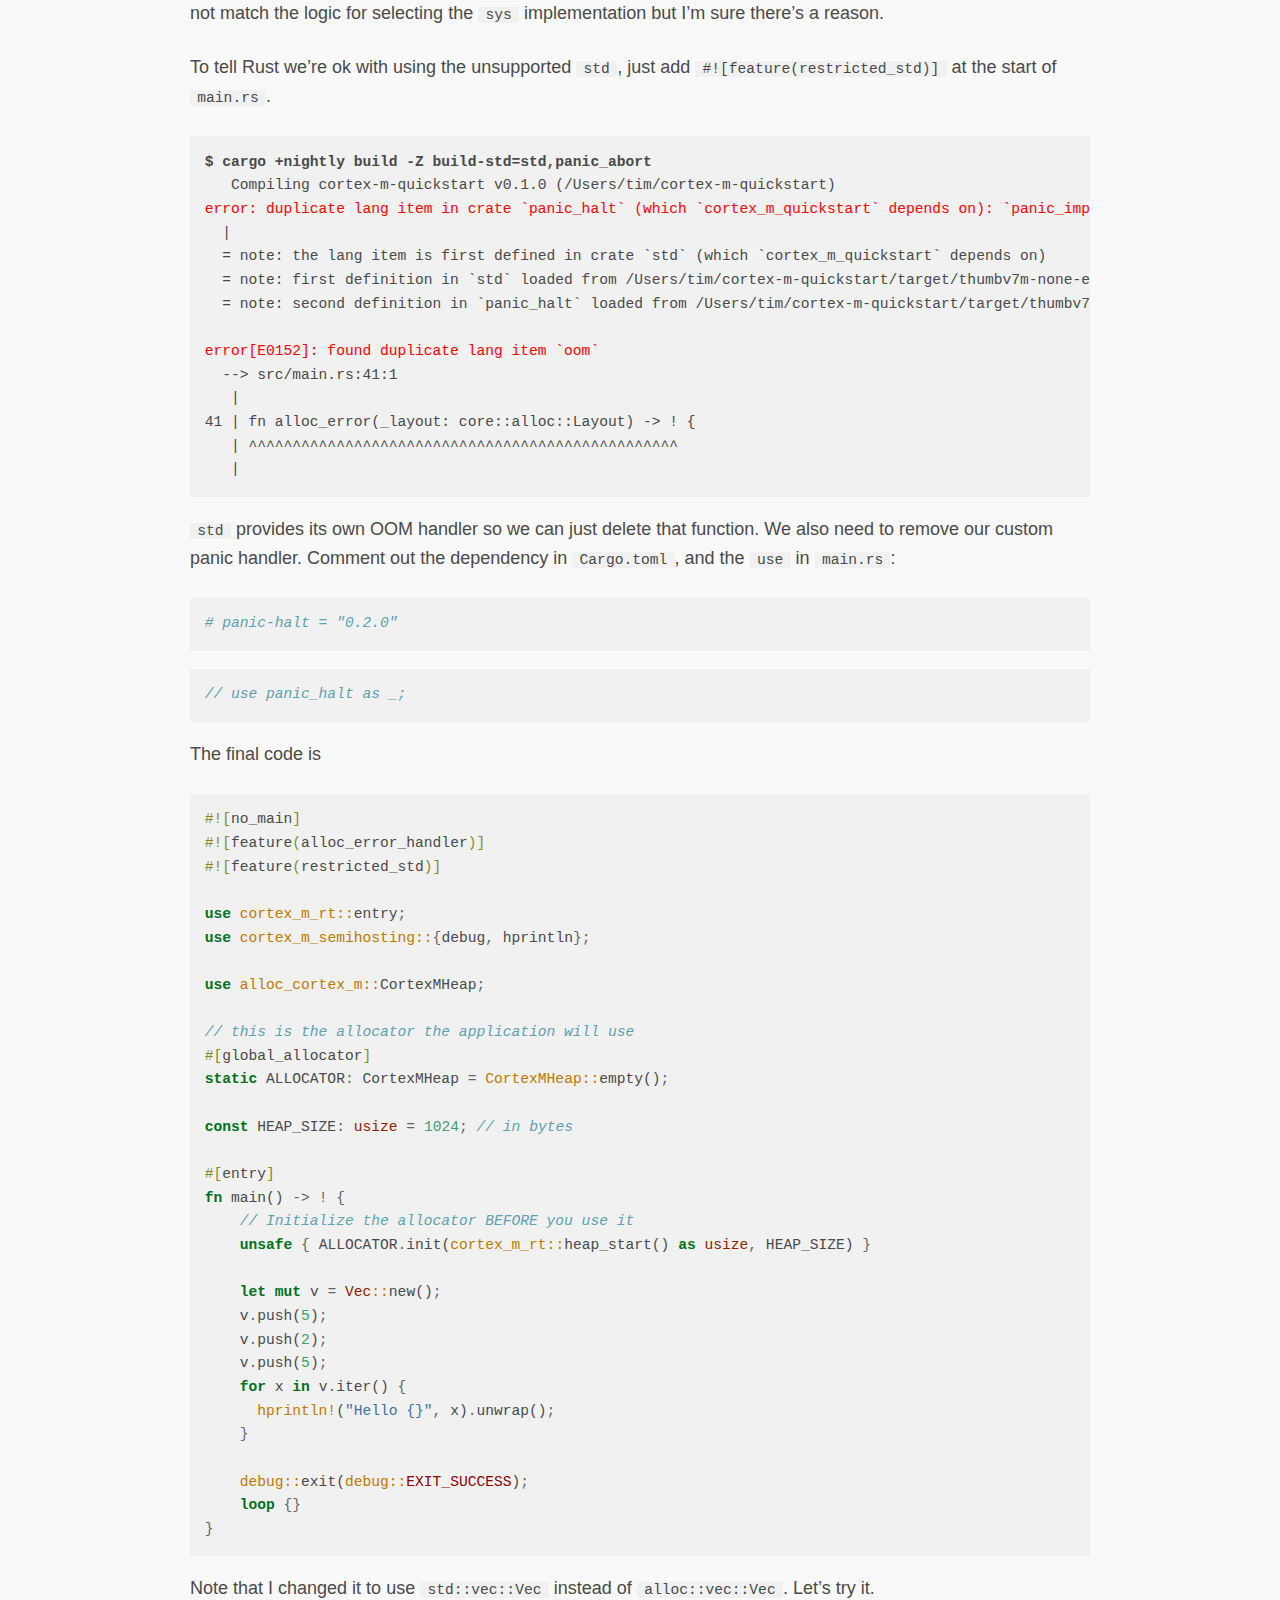
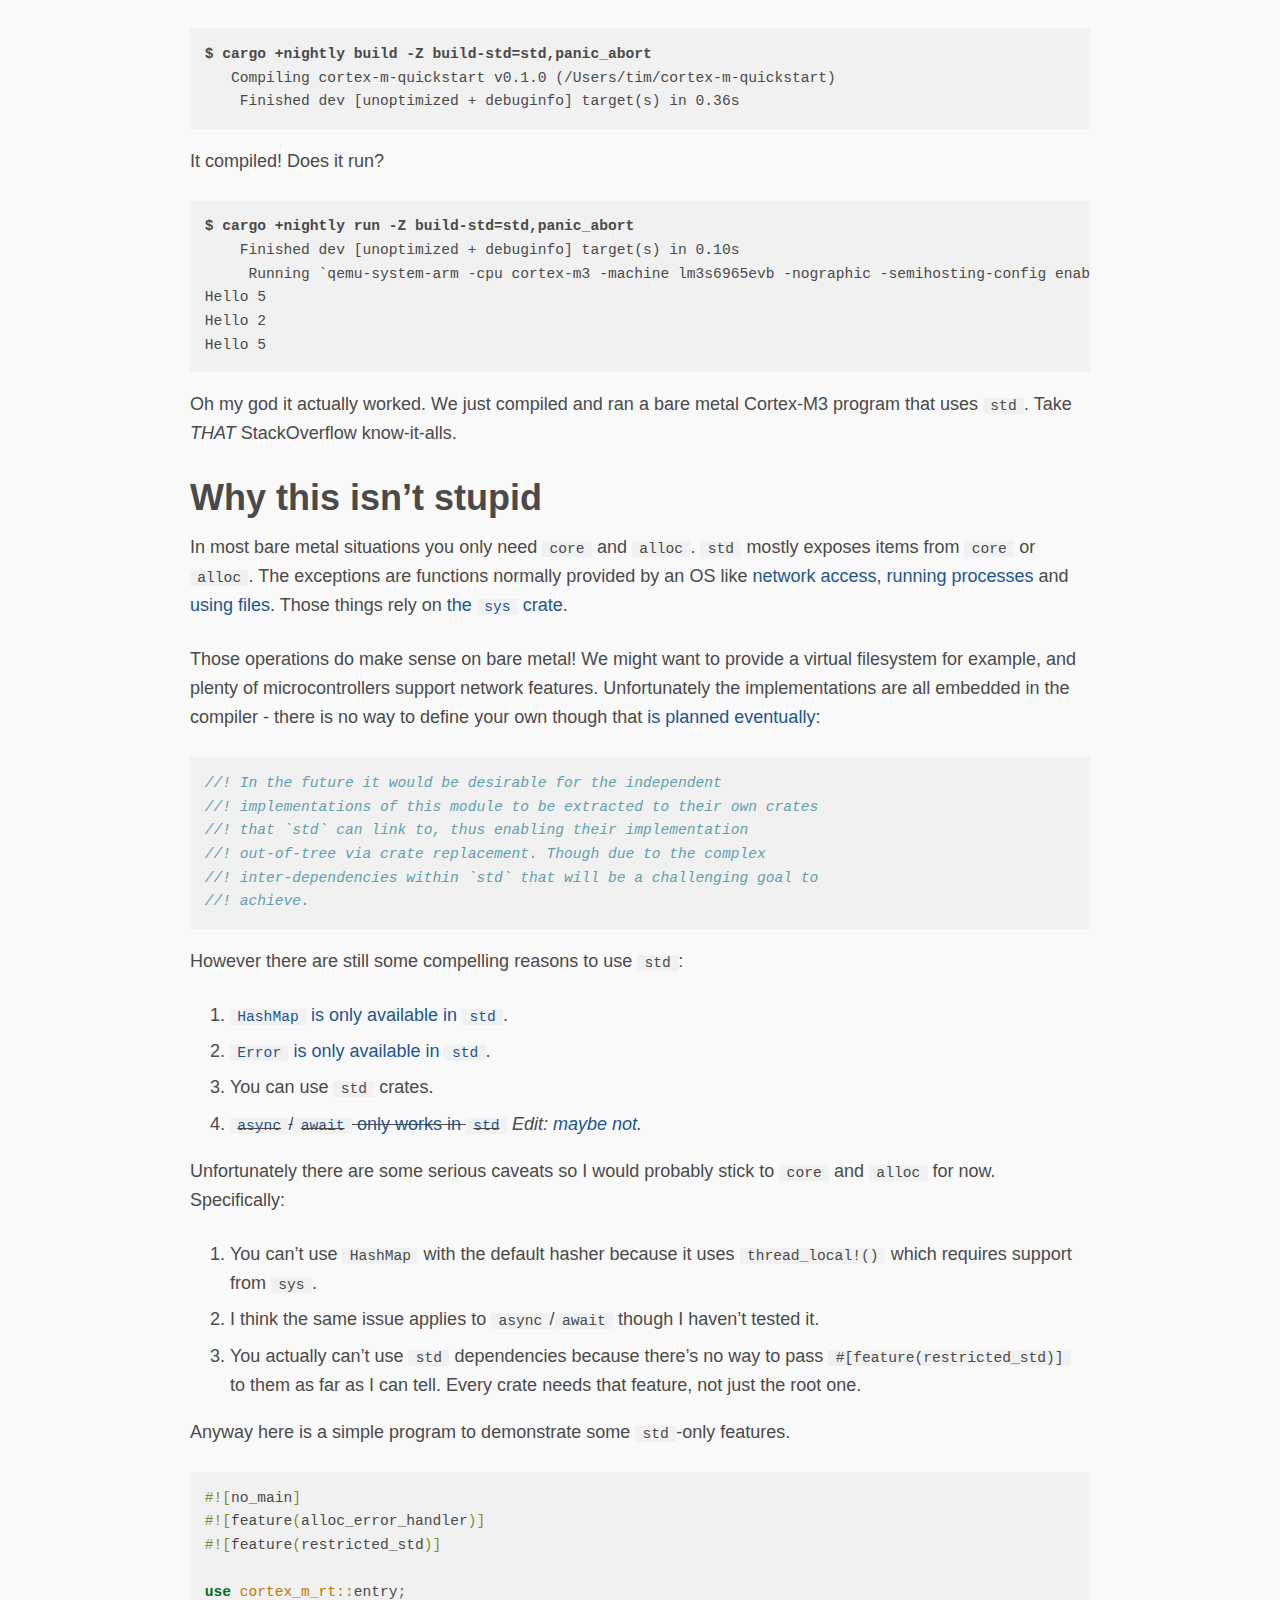
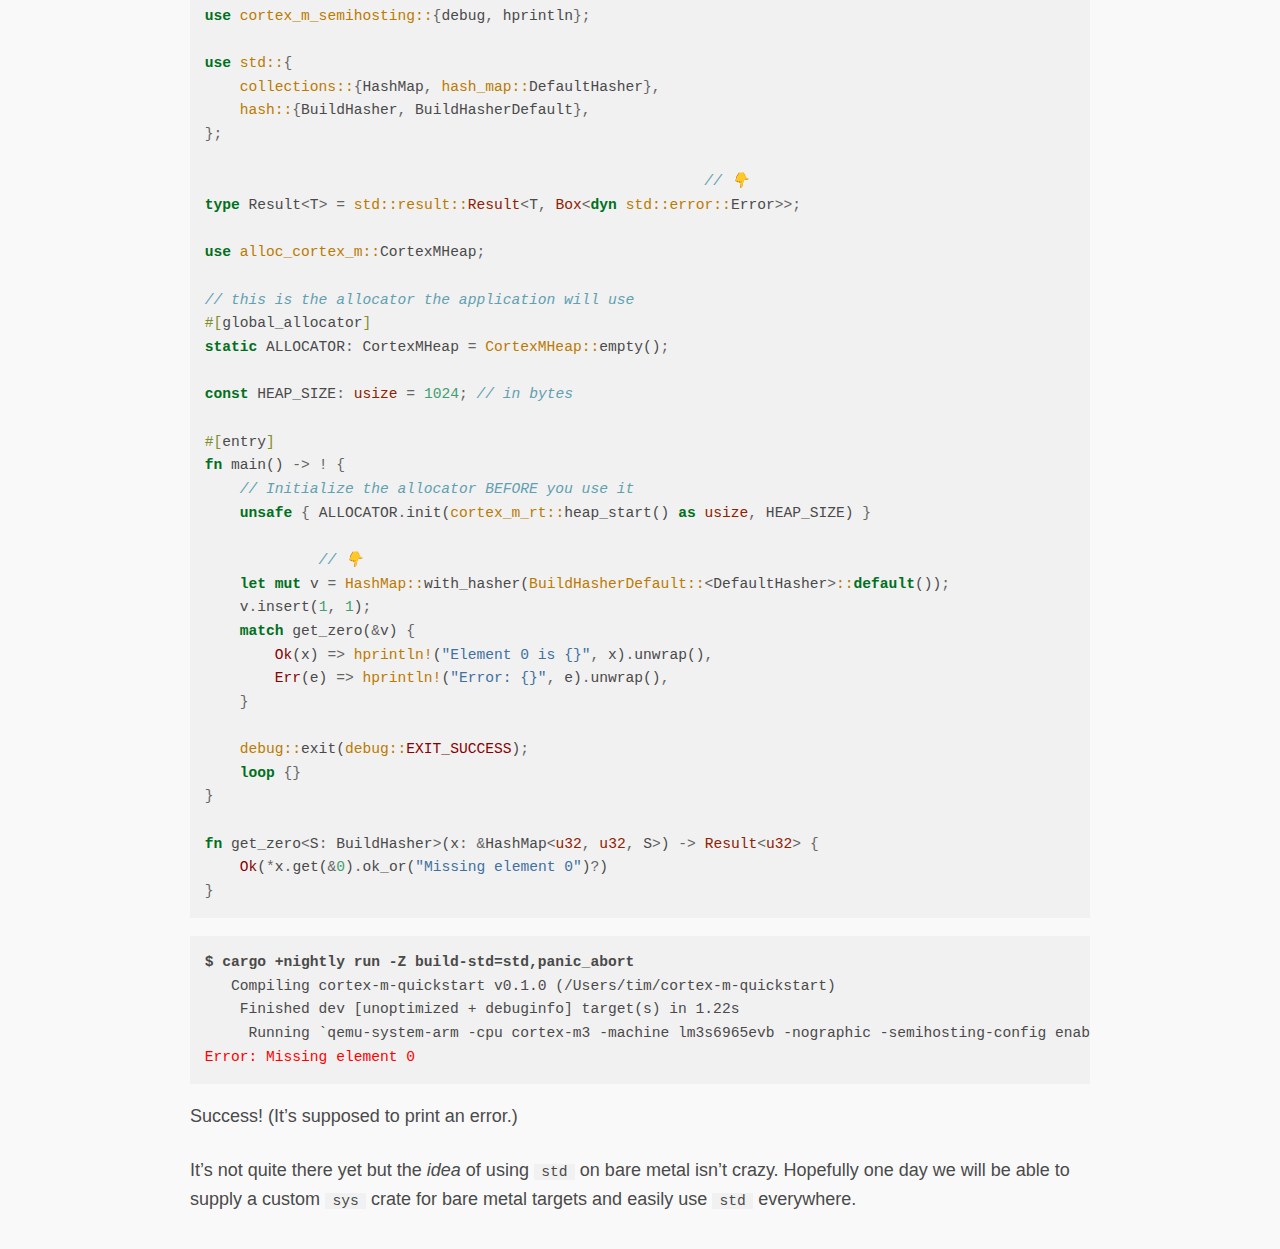
<file: std-embedded-rust/index.html>
<!DOCTYPE html>
<html xmlns="http://www.w3.org/1999/xhtml" lang="" xml:lang="">
<head>
  <meta charset="utf-8" />
  <meta name="generator" content="pandoc" />
  <meta name="viewport" content="width=device-width, initial-scale=1.0, user-scalable=yes" />
  <meta name="author" content="" />
  <title>Using std in embedded Rust</title>
  <style>
    code{white-space: pre-wrap;}
    span.smallcaps{font-variant: small-caps;}
    span.underline{text-decoration: underline;}
    div.column{display: inline-block; vertical-align: top; width: 50%;}
    div.hanging-indent{margin-left: 1.5em; text-indent: -1.5em;}
    ul.task-list{list-style: none;}
    pre > code.sourceCode { white-space: pre; position: relative; }
    pre > code.sourceCode > span { display: inline-block; line-height: 1.25; }
    pre > code.sourceCode > span:empty { height: 1.2em; }
    .sourceCode { overflow: visible; }
    code.sourceCode > span { color: inherit; text-decoration: inherit; }
    div.sourceCode { margin: 1em 0; }
    pre.sourceCode { margin: 0; }
    @media screen {
    div.sourceCode { overflow: auto; }
    }
    @media print {
    pre > code.sourceCode { white-space: pre-wrap; }
    pre > code.sourceCode > span { text-indent: -5em; padding-left: 5em; }
    }
    pre.numberSource code
      { counter-reset: source-line 0; }
    pre.numberSource code > span
      { position: relative; left: -4em; counter-increment: source-line; }
    pre.numberSource code > span > a:first-child::before
      { content: counter(source-line);
        position: relative; left: -1em; text-align: right; vertical-align: baseline;
        border: none; display: inline-block;
        -webkit-touch-callout: none; -webkit-user-select: none;
        -khtml-user-select: none; -moz-user-select: none;
        -ms-user-select: none; user-select: none;
        padding: 0 4px; width: 4em;
        color: #aaaaaa;
      }
    pre.numberSource { margin-left: 3em; border-left: 1px solid #aaaaaa;  padding-left: 4px; }
    div.sourceCode
      {   }
    @media screen {
    pre > code.sourceCode > span > a:first-child::before { text-decoration: underline; }
    }
    code span.al { color: #ff0000; font-weight: bold; } /* Alert */
    code span.an { color: #60a0b0; font-weight: bold; font-style: italic; } /* Annotation */
    code span.at { color: #7d9029; } /* Attribute */
    code span.bn { color: #40a070; } /* BaseN */
    code span.bu { } /* BuiltIn */
    code span.cf { color: #007020; font-weight: bold; } /* ControlFlow */
    code span.ch { color: #4070a0; } /* Char */
    code span.cn { color: #880000; } /* Constant */
    code span.co { color: #60a0b0; font-style: italic; } /* Comment */
    code span.cv { color: #60a0b0; font-weight: bold; font-style: italic; } /* CommentVar */
    code span.do { color: #ba2121; font-style: italic; } /* Documentation */
    code span.dt { color: #902000; } /* DataType */
    code span.dv { color: #40a070; } /* DecVal */
    code span.er { color: #ff0000; font-weight: bold; } /* Error */
    code span.ex { } /* Extension */
    code span.fl { color: #40a070; } /* Float */
    code span.fu { color: #06287e; } /* Function */
    code span.im { } /* Import */
    code span.in { color: #60a0b0; font-weight: bold; font-style: italic; } /* Information */
    code span.kw { color: #007020; font-weight: bold; } /* Keyword */
    code span.op { color: #666666; } /* Operator */
    code span.ot { color: #007020; } /* Other */
    code span.pp { color: #bc7a00; } /* Preprocessor */
    code span.sc { color: #4070a0; } /* SpecialChar */
    code span.ss { color: #bb6688; } /* SpecialString */
    code span.st { color: #4070a0; } /* String */
    code span.va { color: #19177c; } /* Variable */
    code span.vs { color: #4070a0; } /* VerbatimString */
    code span.wa { color: #60a0b0; font-weight: bold; font-style: italic; } /* Warning */
    .display.math{display: block; text-align: center; margin: 0.5rem auto;}
  </style>
  <link rel="stylesheet" href="../style.css" />
  <!--[if lt IE 9]>
    <script src="//cdnjs.cloudflare.com/ajax/libs/html5shiv/3.7.3/html5shiv-printshiv.min.js"></script>
  <![endif]-->
</head>
<body>
<header id="title-block-header">
<h1 class="title">Using <code>std</code> in embedded Rust</h1>
<p class="author"></p>
<p class="date">19th April 2021</p>
</header>
<p>I recently asked <a href="question.html">a question</a> about using <a href="https://doc.rust-lang.org/std/">the Rust <code>std</code> library</a> in microcontrollers. It was closed by the StackOverflow question Nazis (quelle surprise), but I have figured out the answer myself so I will post it here where they can’t unilaterally execute it.</p>
<p>The question is: <strong>Can you use <code>std</code> in embedded Rust programming?</strong></p>
<p>A lot of readers are probably instinctively thinking “you shouldn’t do that!”, often for reasons <a href="question.html">like this</a>:</p>
<blockquote>
<p>on a microcontroller you generally don’t have enough memory to rely on a heap just being big enough for things like Vecs, so you just use arrays.</p>
</blockquote>
<p>That’s nonsense. Modern microcontrollers can have 1 MB of RAM or even more. That’s the minimum requirement for Windows 3.0! Also it’s common to use heap-allocated objects that are only allocated once at startup.</p>
<p>The real reason not to use a heap on microcontrollers is because it can fail at runtime, which on safety critical or high availability devices is a problem. But that doesn’t apply in most applications. Mbed and Arduino have had heaps for years.</p>
<figure>
<img src="Windows_3.0_workspace.png" alt="Windows 3.0. Probably used a heap." /><figcaption aria-hidden="true">Windows 3.0. Probably used a heap.</figcaption>
</figure>
<h2 id="my-original-motivation">My original motivation</h2>
<p>My original motivation was to be able to use containers like <a href="https://doc.rust-lang.org/std/vec/struct.Vec.html"><code>Vec</code></a> and <a href="https://doc.rust-lang.org/std/collections/struct.VecDeque.html"><code>VecDeque</code></a>. For some simple containers there is the <a href="https://crates.io/crates/heapless"><code>heapless</code></a> crate that provides non-heap versions of containers, but it doesn’t cover everything - for example it doesn’t include a version of <code>VecDeque</code>.</p>
<p>One of the StackOverflow comments pointed me to <a href="https://docs.rust-embedded.org/book/collections/index.html">an easier solution</a>: you can use <a href="https://doc.rust-lang.org/alloc/">the <code>alloc</code> crate</a> (not to be confused with <a href="https://doc.rust-lang.org/core/alloc/index.html"><code>core::alloc</code></a>) even in <code>#![no_std]</code> programs. <code>alloc</code> contains most of the functionality from <code>std</code> you might want to use on bare metal that isn’t in <code>core</code>. You just have to provide a memory allocator. A simple allocator is <a href="https://github.com/phil-opp/linked-list-allocator"><code>linked-list-allocator</code></a>. Let’s try it out!</p>
<h2 id="trying-out-alloc">Trying out <code>alloc</code></h2>
<figure>
<img src="cortex_m7.png" alt="ST Nucleo H743ZI2 Cortex-M7 development board with 1 MB of SRAM" /><figcaption aria-hidden="true">ST Nucleo H743ZI2 Cortex-M7 development board with 1 MB of SRAM</figcaption>
</figure>
<p>I followed the excellent <a href="https://docs.rust-embedded.org/book/start/qemu.html">Rust Embedded Book’s guide</a> to running a Cortex-M3 program on QEMU. Following the guide we get to the point where we can cross-compile the following example code to <code>thumbv7m-none-eabi</code> and run it.</p>
<div class="sourceCode" id="cb1"><pre class="sourceCode rust"><code class="sourceCode rust"><span id="cb1-1"><a href="#cb1-1" aria-hidden="true" tabindex="-1"></a><span class="at">#![</span>no_main<span class="at">]</span></span>
<span id="cb1-2"><a href="#cb1-2" aria-hidden="true" tabindex="-1"></a><span class="at">#![</span>no_std<span class="at">]</span></span>
<span id="cb1-3"><a href="#cb1-3" aria-hidden="true" tabindex="-1"></a></span>
<span id="cb1-4"><a href="#cb1-4" aria-hidden="true" tabindex="-1"></a><span class="kw">use</span> panic_halt <span class="kw">as</span> _<span class="op">;</span></span>
<span id="cb1-5"><a href="#cb1-5" aria-hidden="true" tabindex="-1"></a></span>
<span id="cb1-6"><a href="#cb1-6" aria-hidden="true" tabindex="-1"></a><span class="kw">use</span> <span class="pp">cortex_m_rt::</span>entry<span class="op">;</span></span>
<span id="cb1-7"><a href="#cb1-7" aria-hidden="true" tabindex="-1"></a><span class="kw">use</span> <span class="pp">cortex_m_semihosting::</span><span class="op">{</span>debug<span class="op">,</span> hprintln<span class="op">};</span></span>
<span id="cb1-8"><a href="#cb1-8" aria-hidden="true" tabindex="-1"></a></span>
<span id="cb1-9"><a href="#cb1-9" aria-hidden="true" tabindex="-1"></a><span class="at">#[</span>entry<span class="at">]</span></span>
<span id="cb1-10"><a href="#cb1-10" aria-hidden="true" tabindex="-1"></a><span class="kw">fn</span> main() <span class="op">-&gt;</span> <span class="op">!</span> <span class="op">{</span></span>
<span id="cb1-11"><a href="#cb1-11" aria-hidden="true" tabindex="-1"></a>    <span class="pp">hprintln!</span>(<span class="st">&quot;Hello, world!&quot;</span>)<span class="op">.</span>unwrap()<span class="op">;</span></span>
<span id="cb1-12"><a href="#cb1-12" aria-hidden="true" tabindex="-1"></a></span>
<span id="cb1-13"><a href="#cb1-13" aria-hidden="true" tabindex="-1"></a>    <span class="pp">debug::</span>exit(<span class="pp">debug::</span><span class="cn">EXIT_SUCCESS</span>)<span class="op">;</span></span>
<span id="cb1-14"><a href="#cb1-14" aria-hidden="true" tabindex="-1"></a>    <span class="kw">loop</span> <span class="op">{}</span></span>
<span id="cb1-15"><a href="#cb1-15" aria-hidden="true" tabindex="-1"></a><span class="op">}</span></span></code></pre></div>
<div class="sourceCode" id="cb2"><pre class="sourceCode shell"><code class="sourceCode shell"><span id="cb2-1"><a href="#cb2-1" aria-hidden="true" tabindex="-1"></a><span class="ot">$ cargo run --release</span></span>
<span id="cb2-2"><a href="#cb2-2" aria-hidden="true" tabindex="-1"></a>Finished release [optimized + debuginfo] target(s) in 0.14s</span>
<span id="cb2-3"><a href="#cb2-3" aria-hidden="true" tabindex="-1"></a> Running `qemu-system-arm -cpu cortex-m3 -machine lm3s6965evb -nographic -semihosting-config enable=on,target=native -kernel target/thumbv7m-none-eabi/release/cortex-m-quickstart`</span>
<span id="cb2-4"><a href="#cb2-4" aria-hidden="true" tabindex="-1"></a>Hello, world!</span></code></pre></div>
<p>So far so good. What if we try to use the <code>alloc</code> crate?</p>
<div class="sourceCode" id="cb3"><pre class="sourceCode rust"><code class="sourceCode rust"><span id="cb3-1"><a href="#cb3-1" aria-hidden="true" tabindex="-1"></a><span class="at">#![</span>no_main<span class="at">]</span></span>
<span id="cb3-2"><a href="#cb3-2" aria-hidden="true" tabindex="-1"></a><span class="at">#![</span>no_std<span class="at">]</span></span>
<span id="cb3-3"><a href="#cb3-3" aria-hidden="true" tabindex="-1"></a></span>
<span id="cb3-4"><a href="#cb3-4" aria-hidden="true" tabindex="-1"></a><span class="kw">use</span> panic_halt <span class="kw">as</span> _<span class="op">;</span></span>
<span id="cb3-5"><a href="#cb3-5" aria-hidden="true" tabindex="-1"></a></span>
<span id="cb3-6"><a href="#cb3-6" aria-hidden="true" tabindex="-1"></a><span class="kw">use</span> <span class="pp">cortex_m_rt::</span>entry<span class="op">;</span></span>
<span id="cb3-7"><a href="#cb3-7" aria-hidden="true" tabindex="-1"></a><span class="kw">use</span> <span class="pp">cortex_m_semihosting::</span><span class="op">{</span>debug<span class="op">,</span> hprintln<span class="op">};</span></span>
<span id="cb3-8"><a href="#cb3-8" aria-hidden="true" tabindex="-1"></a></span>
<span id="cb3-9"><a href="#cb3-9" aria-hidden="true" tabindex="-1"></a><span class="kw">extern</span> <span class="kw">crate</span> alloc<span class="op">;</span>   <span class="co">// 👈</span></span>
<span id="cb3-10"><a href="#cb3-10" aria-hidden="true" tabindex="-1"></a><span class="kw">use</span> <span class="pp">alloc::vec::</span><span class="dt">Vec</span><span class="op">;</span>  <span class="co">// 👈</span></span>
<span id="cb3-11"><a href="#cb3-11" aria-hidden="true" tabindex="-1"></a></span>
<span id="cb3-12"><a href="#cb3-12" aria-hidden="true" tabindex="-1"></a><span class="at">#[</span>entry<span class="at">]</span></span>
<span id="cb3-13"><a href="#cb3-13" aria-hidden="true" tabindex="-1"></a><span class="kw">fn</span> main() <span class="op">-&gt;</span> <span class="op">!</span> <span class="op">{</span></span>
<span id="cb3-14"><a href="#cb3-14" aria-hidden="true" tabindex="-1"></a>    <span class="kw">let</span> <span class="kw">mut</span> v <span class="op">=</span> <span class="dt">Vec</span><span class="pp">::</span>new()<span class="op">;</span>                <span class="co">// 👈</span></span>
<span id="cb3-15"><a href="#cb3-15" aria-hidden="true" tabindex="-1"></a>    v<span class="op">.</span>push(<span class="dv">5</span>)<span class="op">;</span>                             <span class="co">// 👈</span></span>
<span id="cb3-16"><a href="#cb3-16" aria-hidden="true" tabindex="-1"></a>    v<span class="op">.</span>push(<span class="dv">2</span>)<span class="op">;</span>                             <span class="co">// 👈</span></span>
<span id="cb3-17"><a href="#cb3-17" aria-hidden="true" tabindex="-1"></a>    v<span class="op">.</span>push(<span class="dv">5</span>)<span class="op">;</span>                             <span class="co">// 👈</span></span>
<span id="cb3-18"><a href="#cb3-18" aria-hidden="true" tabindex="-1"></a>    <span class="kw">for</span> x <span class="kw">in</span> v<span class="op">.</span>iter() <span class="op">{</span>                    <span class="co">// 👈</span></span>
<span id="cb3-19"><a href="#cb3-19" aria-hidden="true" tabindex="-1"></a>      <span class="pp">hprintln!</span>(<span class="st">&quot;Hello {}&quot;</span><span class="op">,</span> x)<span class="op">.</span>unwrap()<span class="op">;</span>   <span class="co">// 👈</span></span>
<span id="cb3-20"><a href="#cb3-20" aria-hidden="true" tabindex="-1"></a>    <span class="op">}</span>                                      <span class="co">// 👈</span></span>
<span id="cb3-21"><a href="#cb3-21" aria-hidden="true" tabindex="-1"></a></span>
<span id="cb3-22"><a href="#cb3-22" aria-hidden="true" tabindex="-1"></a>    <span class="pp">debug::</span>exit(<span class="pp">debug::</span><span class="cn">EXIT_SUCCESS</span>)<span class="op">;</span></span>
<span id="cb3-23"><a href="#cb3-23" aria-hidden="true" tabindex="-1"></a>    <span class="kw">loop</span> <span class="op">{}</span></span>
<span id="cb3-24"><a href="#cb3-24" aria-hidden="true" tabindex="-1"></a><span class="op">}</span></span></code></pre></div>
<p>Let’s try it:</p>
<div class="sourceCode" id="cb4"><pre class="sourceCode shell"><code class="sourceCode shell"><span id="cb4-1"><a href="#cb4-1" aria-hidden="true" tabindex="-1"></a><span class="ot">$ cargo run --release</span></span>
<span id="cb4-2"><a href="#cb4-2" aria-hidden="true" tabindex="-1"></a>    Compiling cortex-m-quickstart v0.1.0 (/Users/tim/cortex-m-quickstart)</span>
<span id="cb4-3"><a href="#cb4-3" aria-hidden="true" tabindex="-1"></a> <span class="er">error: no global memory allocator found but one is required; link to std or add `#[global_allocator]` to a static item that implements the GlobalAlloc trait.</span></span>
<span id="cb4-4"><a href="#cb4-4" aria-hidden="true" tabindex="-1"></a></span>
<span id="cb4-5"><a href="#cb4-5" aria-hidden="true" tabindex="-1"></a> <span class="er">error[E0554]: `#![feature]` may not be used on the stable release channel</span></span>
<span id="cb4-6"><a href="#cb4-6" aria-hidden="true" tabindex="-1"></a>  --&gt; src/main.rs:3:1</span>
<span id="cb4-7"><a href="#cb4-7" aria-hidden="true" tabindex="-1"></a>   |</span>
<span id="cb4-8"><a href="#cb4-8" aria-hidden="true" tabindex="-1"></a> 3 | #![feature(alloc)]    // 👈</span>
<span id="cb4-9"><a href="#cb4-9" aria-hidden="true" tabindex="-1"></a>   | ^^^^^^^^^^^^^^^^^^</span></code></pre></div>
<p>Ok there are two problems here:</p>
<ol type="1">
<li><code>alloc</code> is unstable so we have to use nightly, and</li>
<li>we haven’t provided an allocator.</li>
</ol>
<p>To add the allocator we can uncomment the <code>cortex-m-alloc</code> dependency in <code>Cargo.toml</code>:</p>
<div class="sourceCode" id="cb5"><pre class="sourceCode toml"><code class="sourceCode toml"><span id="cb5-1"><a href="#cb5-1" aria-hidden="true" tabindex="-1"></a><span class="co"># Uncomment for the allocator example.</span></span>
<span id="cb5-2"><a href="#cb5-2" aria-hidden="true" tabindex="-1"></a><span class="dt">alloc-cortex-m</span> <span class="op">=</span> <span class="st">&quot;0.4.0&quot;</span></span></code></pre></div>
<p><a href="https://github.com/rust-embedded/alloc-cortex-m"><code>alloc-cortex-m</code></a> is a wrapper around <code>linked-list-allocator</code> that makes it interrupt safe for Cortex-M processors.</p>
<p>Then we can use it in the code. Conveniently there’s <a href="https://github.com/rust-embedded/cortex-m-quickstart/blob/master/examples/allocator.rs">an example at <code>examples/allocator.rs</code></a> that we can copy &amp; paste from:</p>
<div class="sourceCode" id="cb6"><pre class="sourceCode rust"><code class="sourceCode rust"><span id="cb6-1"><a href="#cb6-1" aria-hidden="true" tabindex="-1"></a><span class="at">#![</span>no_main<span class="at">]</span></span>
<span id="cb6-2"><a href="#cb6-2" aria-hidden="true" tabindex="-1"></a><span class="at">#![</span>no_std<span class="at">]</span></span>
<span id="cb6-3"><a href="#cb6-3" aria-hidden="true" tabindex="-1"></a><span class="at">#![</span>feature<span class="at">(</span>alloc_error_handler<span class="at">)]</span> <span class="co">// 👈</span></span>
<span id="cb6-4"><a href="#cb6-4" aria-hidden="true" tabindex="-1"></a></span>
<span id="cb6-5"><a href="#cb6-5" aria-hidden="true" tabindex="-1"></a><span class="kw">use</span> panic_halt <span class="kw">as</span> _<span class="op">;</span></span>
<span id="cb6-6"><a href="#cb6-6" aria-hidden="true" tabindex="-1"></a></span>
<span id="cb6-7"><a href="#cb6-7" aria-hidden="true" tabindex="-1"></a><span class="kw">use</span> <span class="pp">cortex_m_rt::</span>entry<span class="op">;</span></span>
<span id="cb6-8"><a href="#cb6-8" aria-hidden="true" tabindex="-1"></a><span class="kw">use</span> <span class="pp">cortex_m_semihosting::</span><span class="op">{</span>debug<span class="op">,</span> hprintln<span class="op">};</span></span>
<span id="cb6-9"><a href="#cb6-9" aria-hidden="true" tabindex="-1"></a></span>
<span id="cb6-10"><a href="#cb6-10" aria-hidden="true" tabindex="-1"></a><span class="kw">extern</span> <span class="kw">crate</span> alloc<span class="op">;</span></span>
<span id="cb6-11"><a href="#cb6-11" aria-hidden="true" tabindex="-1"></a><span class="kw">use</span> <span class="pp">alloc::vec::</span><span class="dt">Vec</span><span class="op">;</span></span>
<span id="cb6-12"><a href="#cb6-12" aria-hidden="true" tabindex="-1"></a></span>
<span id="cb6-13"><a href="#cb6-13" aria-hidden="true" tabindex="-1"></a><span class="kw">use</span> <span class="pp">alloc_cortex_m::</span>CortexMHeap<span class="op">;</span>                        <span class="co">// 👈</span></span>
<span id="cb6-14"><a href="#cb6-14" aria-hidden="true" tabindex="-1"></a>                                                        <span class="co">// 👈</span></span>
<span id="cb6-15"><a href="#cb6-15" aria-hidden="true" tabindex="-1"></a><span class="co">// this is the allocator the application will use       // 👈</span></span>
<span id="cb6-16"><a href="#cb6-16" aria-hidden="true" tabindex="-1"></a><span class="at">#[</span>global_allocator<span class="at">]</span>                                     <span class="co">// 👈</span></span>
<span id="cb6-17"><a href="#cb6-17" aria-hidden="true" tabindex="-1"></a><span class="kw">static</span> ALLOCATOR<span class="op">:</span> CortexMHeap <span class="op">=</span> <span class="pp">CortexMHeap::</span>empty()<span class="op">;</span>   <span class="co">// 👈</span></span>
<span id="cb6-18"><a href="#cb6-18" aria-hidden="true" tabindex="-1"></a>                                                        <span class="co">// 👈</span></span>
<span id="cb6-19"><a href="#cb6-19" aria-hidden="true" tabindex="-1"></a><span class="kw">const</span> HEAP_SIZE<span class="op">:</span> <span class="dt">usize</span> <span class="op">=</span> <span class="dv">1024</span><span class="op">;</span> <span class="co">// in bytes              // 👈</span></span>
<span id="cb6-20"><a href="#cb6-20" aria-hidden="true" tabindex="-1"></a></span>
<span id="cb6-21"><a href="#cb6-21" aria-hidden="true" tabindex="-1"></a><span class="at">#[</span>entry<span class="at">]</span></span>
<span id="cb6-22"><a href="#cb6-22" aria-hidden="true" tabindex="-1"></a><span class="kw">fn</span> main() <span class="op">-&gt;</span> <span class="op">!</span> <span class="op">{</span></span>
<span id="cb6-23"><a href="#cb6-23" aria-hidden="true" tabindex="-1"></a>    <span class="co">// Initialize the allocator BEFORE you use it                             // 👈</span></span>
<span id="cb6-24"><a href="#cb6-24" aria-hidden="true" tabindex="-1"></a>    <span class="kw">unsafe</span> <span class="op">{</span> ALLOCATOR<span class="op">.</span>init(<span class="pp">cortex_m_rt::</span>heap_start() <span class="kw">as</span> <span class="dt">usize</span><span class="op">,</span> HEAP_SIZE) <span class="op">}</span>  <span class="co">// 👈</span></span>
<span id="cb6-25"><a href="#cb6-25" aria-hidden="true" tabindex="-1"></a></span>
<span id="cb6-26"><a href="#cb6-26" aria-hidden="true" tabindex="-1"></a>    <span class="kw">let</span> <span class="kw">mut</span> v <span class="op">=</span> <span class="dt">Vec</span><span class="pp">::</span>new()<span class="op">;</span></span>
<span id="cb6-27"><a href="#cb6-27" aria-hidden="true" tabindex="-1"></a>    v<span class="op">.</span>push(<span class="dv">5</span>)<span class="op">;</span></span>
<span id="cb6-28"><a href="#cb6-28" aria-hidden="true" tabindex="-1"></a>    v<span class="op">.</span>push(<span class="dv">2</span>)<span class="op">;</span></span>
<span id="cb6-29"><a href="#cb6-29" aria-hidden="true" tabindex="-1"></a>    v<span class="op">.</span>push(<span class="dv">5</span>)<span class="op">;</span></span>
<span id="cb6-30"><a href="#cb6-30" aria-hidden="true" tabindex="-1"></a>    <span class="kw">for</span> x <span class="kw">in</span> v<span class="op">.</span>iter() <span class="op">{</span></span>
<span id="cb6-31"><a href="#cb6-31" aria-hidden="true" tabindex="-1"></a>      <span class="pp">hprintln!</span>(<span class="st">&quot;Hello {}&quot;</span><span class="op">,</span> x)<span class="op">.</span>unwrap()<span class="op">;</span></span>
<span id="cb6-32"><a href="#cb6-32" aria-hidden="true" tabindex="-1"></a>    <span class="op">}</span></span>
<span id="cb6-33"><a href="#cb6-33" aria-hidden="true" tabindex="-1"></a></span>
<span id="cb6-34"><a href="#cb6-34" aria-hidden="true" tabindex="-1"></a>    <span class="pp">debug::</span>exit(<span class="pp">debug::</span><span class="cn">EXIT_SUCCESS</span>)<span class="op">;</span></span>
<span id="cb6-35"><a href="#cb6-35" aria-hidden="true" tabindex="-1"></a>    <span class="kw">loop</span> <span class="op">{}</span></span>
<span id="cb6-36"><a href="#cb6-36" aria-hidden="true" tabindex="-1"></a><span class="op">}</span></span>
<span id="cb6-37"><a href="#cb6-37" aria-hidden="true" tabindex="-1"></a></span>
<span id="cb6-38"><a href="#cb6-38" aria-hidden="true" tabindex="-1"></a><span class="co">// define what happens in an Out Of Memory (OOM) condition     // 👈</span></span>
<span id="cb6-39"><a href="#cb6-39" aria-hidden="true" tabindex="-1"></a><span class="at">#[</span>alloc_error_handler<span class="at">]</span>                                         <span class="co">// 👈</span></span>
<span id="cb6-40"><a href="#cb6-40" aria-hidden="true" tabindex="-1"></a><span class="kw">fn</span> alloc_error(_layout<span class="op">:</span> <span class="pp">core::alloc::</span>Layout) <span class="op">-&gt;</span> <span class="op">!</span> <span class="op">{</span>            <span class="co">// 👈</span></span>
<span id="cb6-41"><a href="#cb6-41" aria-hidden="true" tabindex="-1"></a>    <span class="kw">loop</span> <span class="op">{}</span>                                                    <span class="co">// 👈</span></span>
<span id="cb6-42"><a href="#cb6-42" aria-hidden="true" tabindex="-1"></a><span class="op">}</span>                                                              <span class="co">// 👈</span></span></code></pre></div>
<p>Then compile using nightly:</p>
<div class="sourceCode" id="cb7"><pre class="sourceCode shell"><code class="sourceCode shell"><span id="cb7-1"><a href="#cb7-1" aria-hidden="true" tabindex="-1"></a><span class="ot">$ rustup +nightly target add thumbv7m-none-eabi</span></span>
<span id="cb7-2"><a href="#cb7-2" aria-hidden="true" tabindex="-1"></a>info: downloading component &#39;rust-std&#39; for &#39;thumbv7m-none-eabi&#39;</span>
<span id="cb7-3"><a href="#cb7-3" aria-hidden="true" tabindex="-1"></a>info: installing component &#39;rust-std&#39; for &#39;thumbv7m-none-eabi&#39;</span>
<span id="cb7-4"><a href="#cb7-4" aria-hidden="true" tabindex="-1"></a>info: using up to 500.0 MiB of RAM to unpack components</span>
<span id="cb7-5"><a href="#cb7-5" aria-hidden="true" tabindex="-1"></a></span>
<span id="cb7-6"><a href="#cb7-6" aria-hidden="true" tabindex="-1"></a><span class="ot">$ cargo +nightly run --release</span></span>
<span id="cb7-7"><a href="#cb7-7" aria-hidden="true" tabindex="-1"></a>...</span>
<span id="cb7-8"><a href="#cb7-8" aria-hidden="true" tabindex="-1"></a>   Compiling cortex-m-quickstart v0.1.0 (/Users/tim/cortex-m-quickstart)</span>
<span id="cb7-9"><a href="#cb7-9" aria-hidden="true" tabindex="-1"></a>    Finished release [optimized + debuginfo] target(s) in 3.22s</span>
<span id="cb7-10"><a href="#cb7-10" aria-hidden="true" tabindex="-1"></a>     Running `qemu-system-arm -cpu cortex-m3 -machine lm3s6965evb -nographic -semihosting-config enable=on,target=native -kernel target/thumbv7m-none-eabi/release/cortex-m-quickstart`</span>
<span id="cb7-11"><a href="#cb7-11" aria-hidden="true" tabindex="-1"></a>Hello 5</span>
<span id="cb7-12"><a href="#cb7-12" aria-hidden="true" tabindex="-1"></a>Hello 2</span>
<span id="cb7-13"><a href="#cb7-13" aria-hidden="true" tabindex="-1"></a>Hello 5</span></code></pre></div>
<p>Success! But what happens if we try to use <code>std::vec::Vec</code> instead? Unfortunately as soon as we comment out <code>#![no_std]</code> we get this error:</p>
<div class="sourceCode" id="cb8"><pre class="sourceCode shell"><code class="sourceCode shell"><span id="cb8-1"><a href="#cb8-1" aria-hidden="true" tabindex="-1"></a><span class="ot">$ cargo +nightly run --release</span></span>
<span id="cb8-2"><a href="#cb8-2" aria-hidden="true" tabindex="-1"></a>   Compiling cortex-m-quickstart v0.1.0 (/Users/tim/cortex-m-quickstart)</span>
<span id="cb8-3"><a href="#cb8-3" aria-hidden="true" tabindex="-1"></a><span class="er">error[E0463]: can&#39;t find crate for `std`</span></span>
<span id="cb8-4"><a href="#cb8-4" aria-hidden="true" tabindex="-1"></a>  |</span>
<span id="cb8-5"><a href="#cb8-5" aria-hidden="true" tabindex="-1"></a>  = note: the `thumbv7m-none-eabi` target may not be installed</span></code></pre></div>
<h2 id="what-about-full-std">What about full <code>std</code>?</h2>
<p>So this still left me wondering, what if I really do want to have <code>std</code> available? Can you do it? Let’s try!</p>
<p>What determines if <code>std</code> is available? It is sort of dictated by the target you are compiling for. The target is described by a “target triple” which is a barely consistent tuple of up to four parts (yep it’s inconsistent <em>and</em> badly named) describing the target architecture and platform that you are compiling for. There is a list of supported targets <a href="https://doc.rust-lang.org/nightly/rustc/platform-support.html">here</a>.</p>
<p>Notice that some of them do not support <code>std</code> (indicated by a <code>*</code>). For example <code>thumbv7m-none-eabi</code> which we are using does not, but <code>wasm32-unknown-unknown</code> does. Rust sensibly does not try to parse the target triple. Instead each target has a target spec, which you can print like this:</p>
<div class="sourceCode" id="cb9"><pre class="sourceCode shell"><code class="sourceCode shell"><span id="cb9-1"><a href="#cb9-1" aria-hidden="true" tabindex="-1"></a><span class="ot">$ rustc +nightly -Z unstable-options --print target-spec-json --target</span></span>
<span id="cb9-2"><a href="#cb9-2" aria-hidden="true" tabindex="-1"></a>{</span>
<span id="cb9-3"><a href="#cb9-3" aria-hidden="true" tabindex="-1"></a>  &quot;arch&quot;: &quot;arm&quot;,</span>
<span id="cb9-4"><a href="#cb9-4" aria-hidden="true" tabindex="-1"></a>  &quot;data-layout&quot;: &quot;e-m:e-p:32:32-Fi8-i64:64-v128:64:128-a:0:32-n32-S64&quot;,</span>
<span id="cb9-5"><a href="#cb9-5" aria-hidden="true" tabindex="-1"></a>  &quot;eliminate-frame-pointer&quot;: false,</span>
<span id="cb9-6"><a href="#cb9-6" aria-hidden="true" tabindex="-1"></a>  &quot;emit-debug-gdb-scripts&quot;: false,</span>
<span id="cb9-7"><a href="#cb9-7" aria-hidden="true" tabindex="-1"></a>  &quot;executables&quot;: true,</span>
<span id="cb9-8"><a href="#cb9-8" aria-hidden="true" tabindex="-1"></a>  &quot;is-builtin&quot;: true,</span>
<span id="cb9-9"><a href="#cb9-9" aria-hidden="true" tabindex="-1"></a>  &quot;linker&quot;: &quot;rust-lld&quot;,</span>
<span id="cb9-10"><a href="#cb9-10" aria-hidden="true" tabindex="-1"></a>  &quot;linker-flavor&quot;: &quot;ld.lld&quot;,</span>
<span id="cb9-11"><a href="#cb9-11" aria-hidden="true" tabindex="-1"></a>  &quot;llvm-target&quot;: &quot;thumbv7m-none-eabi&quot;,</span>
<span id="cb9-12"><a href="#cb9-12" aria-hidden="true" tabindex="-1"></a>  &quot;max-atomic-width&quot;: 32,</span>
<span id="cb9-13"><a href="#cb9-13" aria-hidden="true" tabindex="-1"></a>  &quot;panic-strategy&quot;: &quot;abort&quot;,</span>
<span id="cb9-14"><a href="#cb9-14" aria-hidden="true" tabindex="-1"></a>  &quot;relocation-model&quot;: &quot;static&quot;,</span>
<span id="cb9-15"><a href="#cb9-15" aria-hidden="true" tabindex="-1"></a>  &quot;target-pointer-width&quot;: &quot;32&quot;,</span>
<span id="cb9-16"><a href="#cb9-16" aria-hidden="true" tabindex="-1"></a>  &quot;unsupported-abis&quot;: [</span>
<span id="cb9-17"><a href="#cb9-17" aria-hidden="true" tabindex="-1"></a>    &quot;stdcall&quot;,</span>
<span id="cb9-18"><a href="#cb9-18" aria-hidden="true" tabindex="-1"></a>    &quot;fastcall&quot;,</span>
<span id="cb9-19"><a href="#cb9-19" aria-hidden="true" tabindex="-1"></a>    &quot;vectorcall&quot;,</span>
<span id="cb9-20"><a href="#cb9-20" aria-hidden="true" tabindex="-1"></a>    &quot;thiscall&quot;,</span>
<span id="cb9-21"><a href="#cb9-21" aria-hidden="true" tabindex="-1"></a>    &quot;win64&quot;,</span>
<span id="cb9-22"><a href="#cb9-22" aria-hidden="true" tabindex="-1"></a>    &quot;sysv64&quot;</span>
<span id="cb9-23"><a href="#cb9-23" aria-hidden="true" tabindex="-1"></a>  ]</span>
<span id="cb9-24"><a href="#cb9-24" aria-hidden="true" tabindex="-1"></a>}</span></code></pre></div>
<div class="sourceCode" id="cb10"><pre class="sourceCode shell"><code class="sourceCode shell"><span id="cb10-1"><a href="#cb10-1" aria-hidden="true" tabindex="-1"></a><span class="ot">$ rustc +nightly -Z unstable-options --print target-spec-json --target wasm32-unknown-unknown</span></span>
<span id="cb10-2"><a href="#cb10-2" aria-hidden="true" tabindex="-1"></a>{</span>
<span id="cb10-3"><a href="#cb10-3" aria-hidden="true" tabindex="-1"></a>  &quot;arch&quot;: &quot;wasm32&quot;,</span>
<span id="cb10-4"><a href="#cb10-4" aria-hidden="true" tabindex="-1"></a>  &quot;crt-objects-fallback&quot;: &quot;wasm&quot;,</span>
<span id="cb10-5"><a href="#cb10-5" aria-hidden="true" tabindex="-1"></a>  &quot;data-layout&quot;: &quot;e-m:e-p:32:32-i64:64-n32:64-S128&quot;,</span>
<span id="cb10-6"><a href="#cb10-6" aria-hidden="true" tabindex="-1"></a>  &quot;default-hidden-visibility&quot;: true,</span>
<span id="cb10-7"><a href="#cb10-7" aria-hidden="true" tabindex="-1"></a>  &quot;dll-prefix&quot;: &quot;&quot;,</span>
<span id="cb10-8"><a href="#cb10-8" aria-hidden="true" tabindex="-1"></a>  &quot;dll-suffix&quot;: &quot;.wasm&quot;,</span>
<span id="cb10-9"><a href="#cb10-9" aria-hidden="true" tabindex="-1"></a>  &quot;dynamic-linking&quot;: true,</span>
<span id="cb10-10"><a href="#cb10-10" aria-hidden="true" tabindex="-1"></a>  &quot;eh-frame-header&quot;: false,</span>
<span id="cb10-11"><a href="#cb10-11" aria-hidden="true" tabindex="-1"></a>  &quot;emit-debug-gdb-scripts&quot;: false,</span>
<span id="cb10-12"><a href="#cb10-12" aria-hidden="true" tabindex="-1"></a>  &quot;exe-suffix&quot;: &quot;.wasm&quot;,</span>
<span id="cb10-13"><a href="#cb10-13" aria-hidden="true" tabindex="-1"></a>  &quot;executables&quot;: true,</span>
<span id="cb10-14"><a href="#cb10-14" aria-hidden="true" tabindex="-1"></a>  &quot;has-elf-tls&quot;: true,</span>
<span id="cb10-15"><a href="#cb10-15" aria-hidden="true" tabindex="-1"></a>  &quot;is-builtin&quot;: true,</span>
<span id="cb10-16"><a href="#cb10-16" aria-hidden="true" tabindex="-1"></a>  &quot;limit-rdylib-exports&quot;: false,</span>
<span id="cb10-17"><a href="#cb10-17" aria-hidden="true" tabindex="-1"></a>  &quot;linker&quot;: &quot;rust-lld&quot;,</span>
<span id="cb10-18"><a href="#cb10-18" aria-hidden="true" tabindex="-1"></a>  &quot;linker-flavor&quot;: &quot;wasm-ld&quot;,</span>
<span id="cb10-19"><a href="#cb10-19" aria-hidden="true" tabindex="-1"></a>  &quot;lld-flavor&quot;: &quot;wasm&quot;,</span>
<span id="cb10-20"><a href="#cb10-20" aria-hidden="true" tabindex="-1"></a>  &quot;llvm-target&quot;: &quot;wasm32-unknown-unknown&quot;,</span>
<span id="cb10-21"><a href="#cb10-21" aria-hidden="true" tabindex="-1"></a>  &quot;max-atomic-width&quot;: 64,</span>
<span id="cb10-22"><a href="#cb10-22" aria-hidden="true" tabindex="-1"></a>  &quot;only-cdylib&quot;: true,</span>
<span id="cb10-23"><a href="#cb10-23" aria-hidden="true" tabindex="-1"></a>  &quot;os&quot;: &quot;unknown&quot;,</span>
<span id="cb10-24"><a href="#cb10-24" aria-hidden="true" tabindex="-1"></a>  &quot;panic-strategy&quot;: &quot;abort&quot;,</span>
<span id="cb10-25"><a href="#cb10-25" aria-hidden="true" tabindex="-1"></a>  &quot;pre-link-args&quot;: {</span>
<span id="cb10-26"><a href="#cb10-26" aria-hidden="true" tabindex="-1"></a>    &quot;gcc&quot;: [</span>
<span id="cb10-27"><a href="#cb10-27" aria-hidden="true" tabindex="-1"></a>      &quot;-Wl,-z&quot;,</span>
<span id="cb10-28"><a href="#cb10-28" aria-hidden="true" tabindex="-1"></a>      &quot;-Wl,stack-size=1048576&quot;,</span>
<span id="cb10-29"><a href="#cb10-29" aria-hidden="true" tabindex="-1"></a>      &quot;-Wl,--stack-first&quot;,</span>
<span id="cb10-30"><a href="#cb10-30" aria-hidden="true" tabindex="-1"></a>      &quot;-Wl,--allow-undefined&quot;,</span>
<span id="cb10-31"><a href="#cb10-31" aria-hidden="true" tabindex="-1"></a>      &quot;-Wl,--fatal-warnings&quot;,</span>
<span id="cb10-32"><a href="#cb10-32" aria-hidden="true" tabindex="-1"></a>      &quot;-Wl,--no-demangle&quot;,</span>
<span id="cb10-33"><a href="#cb10-33" aria-hidden="true" tabindex="-1"></a>      &quot;--target=wasm32-unknown-unknown&quot;,</span>
<span id="cb10-34"><a href="#cb10-34" aria-hidden="true" tabindex="-1"></a>      &quot;-Wl,--no-entry&quot;,</span>
<span id="cb10-35"><a href="#cb10-35" aria-hidden="true" tabindex="-1"></a>      &quot;-Wl,--export-dynamic&quot;</span>
<span id="cb10-36"><a href="#cb10-36" aria-hidden="true" tabindex="-1"></a>    ],</span>
<span id="cb10-37"><a href="#cb10-37" aria-hidden="true" tabindex="-1"></a>    &quot;wasm-ld&quot;: [</span>
<span id="cb10-38"><a href="#cb10-38" aria-hidden="true" tabindex="-1"></a>      &quot;-z&quot;,</span>
<span id="cb10-39"><a href="#cb10-39" aria-hidden="true" tabindex="-1"></a>      &quot;stack-size=1048576&quot;,</span>
<span id="cb10-40"><a href="#cb10-40" aria-hidden="true" tabindex="-1"></a>      &quot;--stack-first&quot;,</span>
<span id="cb10-41"><a href="#cb10-41" aria-hidden="true" tabindex="-1"></a>      &quot;--allow-undefined&quot;,</span>
<span id="cb10-42"><a href="#cb10-42" aria-hidden="true" tabindex="-1"></a>      &quot;--fatal-warnings&quot;,</span>
<span id="cb10-43"><a href="#cb10-43" aria-hidden="true" tabindex="-1"></a>      &quot;--no-demangle&quot;,</span>
<span id="cb10-44"><a href="#cb10-44" aria-hidden="true" tabindex="-1"></a>      &quot;--no-entry&quot;,</span>
<span id="cb10-45"><a href="#cb10-45" aria-hidden="true" tabindex="-1"></a>      &quot;--export-dynamic&quot;</span>
<span id="cb10-46"><a href="#cb10-46" aria-hidden="true" tabindex="-1"></a>    ]</span>
<span id="cb10-47"><a href="#cb10-47" aria-hidden="true" tabindex="-1"></a>  },</span>
<span id="cb10-48"><a href="#cb10-48" aria-hidden="true" tabindex="-1"></a>  &quot;relocation-model&quot;: &quot;static&quot;,</span>
<span id="cb10-49"><a href="#cb10-49" aria-hidden="true" tabindex="-1"></a>  &quot;simd-types-indirect&quot;: false,</span>
<span id="cb10-50"><a href="#cb10-50" aria-hidden="true" tabindex="-1"></a>  &quot;singlethread&quot;: true,</span>
<span id="cb10-51"><a href="#cb10-51" aria-hidden="true" tabindex="-1"></a>  &quot;target-pointer-width&quot;: &quot;32&quot;,</span>
<span id="cb10-52"><a href="#cb10-52" aria-hidden="true" tabindex="-1"></a>  &quot;tls-model&quot;: &quot;local-exec&quot;</span>
<span id="cb10-53"><a href="#cb10-53" aria-hidden="true" tabindex="-1"></a>}</span></code></pre></div>
<p>Note the line <code>"os": "unknown",</code>. According to <a href="https://github.com/rust-lang/rust/blob/f900ee331dfe95493390e1beecb82a277158b60b/compiler/rustc_target/src/spec/mod.rs#L866">this comment</a>:</p>
<div class="sourceCode" id="cb11"><pre class="sourceCode rust"><code class="sourceCode rust"><span id="cb11-1"><a href="#cb11-1" aria-hidden="true" tabindex="-1"></a>    <span class="co">/// &quot;none&quot; implies a bare metal target without `std` library.</span></span>
<span id="cb11-2"><a href="#cb11-2" aria-hidden="true" tabindex="-1"></a>    <span class="co">/// A couple of targets having `std` also use &quot;unknown&quot; as an `os` value,</span></span>
<span id="cb11-3"><a href="#cb11-3" aria-hidden="true" tabindex="-1"></a>    <span class="co">/// but they are exceptions.</span></span></code></pre></div>
<p>Roughly, targets with <code>"os": "none"</code> (which is the default) do not have <code>std</code> available. However that’s not exactly how it works. You can actually build <code>std</code> for any target, even targets with <code>"os": "none"</code>. Let’s see how.</p>
<h2 id="standard-library-on-a-cortex-m3">Standard library on a Cortex M3</h2>
<p>Since the <code>thumbv7m-none-eabi</code> target does not come with a precompiled <code>std</code> installed we can use the <code>-Z build-std</code> option to tell Cargo to build <code>std</code> from source. <code>build-std</code> can be constrained to build only <code>core</code> or <code>core</code> and <code>alloc</code> but by default it builds <code>core</code>, <code>alloc</code> and <code>std</code> which is what we want.</p>
<div class="sourceCode" id="cb12"><pre class="sourceCode shell"><code class="sourceCode shell"><span id="cb12-1"><a href="#cb12-1" aria-hidden="true" tabindex="-1"></a><span class="ot">$ cargo +nightly build -Z build-std</span></span>
<span id="cb12-2"><a href="#cb12-2" aria-hidden="true" tabindex="-1"></a>  <span class="er">error: &quot;/Users/tim/.rustup/toolchains/nightly-x86_64-apple-darwin/lib/rustlib/src/rust/Cargo.lock&quot; does not exist, unable to build with the standard library, try:</span></span>
<span id="cb12-3"><a href="#cb12-3" aria-hidden="true" tabindex="-1"></a>          rustup component add rust-src</span></code></pre></div>
<p>Ok that makes sense, we need the source code for <code>std</code> to build it from source:</p>
<div class="sourceCode" id="cb13"><pre class="sourceCode shell"><code class="sourceCode shell"><span id="cb13-1"><a href="#cb13-1" aria-hidden="true" tabindex="-1"></a><span class="ot">$ rustup component add rust-src</span></span>
<span id="cb13-2"><a href="#cb13-2" aria-hidden="true" tabindex="-1"></a>info: component &#39;rust-src&#39; is up to date</span></code></pre></div>
<p>Err…</p>
<div class="sourceCode" id="cb14"><pre class="sourceCode shell"><code class="sourceCode shell"><span id="cb14-1"><a href="#cb14-1" aria-hidden="true" tabindex="-1"></a><span class="ot">$ rustup +nightly component add rust-src</span></span>
<span id="cb14-2"><a href="#cb14-2" aria-hidden="true" tabindex="-1"></a>info: downloading component &#39;rust-src&#39;</span>
<span id="cb14-3"><a href="#cb14-3" aria-hidden="true" tabindex="-1"></a>info: installing component &#39;rust-src&#39;</span>
<span id="cb14-4"><a href="#cb14-4" aria-hidden="true" tabindex="-1"></a>info: using up to 500.0 MiB of RAM to unpack components</span></code></pre></div>
<p>Ah ok, fine.</p>
<div class="sourceCode" id="cb15"><pre class="sourceCode shell"><code class="sourceCode shell"><span id="cb15-1"><a href="#cb15-1" aria-hidden="true" tabindex="-1"></a><span class="ot">$ cargo +nightly build -Z build-std</span></span>
<span id="cb15-2"><a href="#cb15-2" aria-hidden="true" tabindex="-1"></a>   Compiling core v0.0.0 (/Users/tim/.rustup/toolchains/nightly-x86_64-apple-darwin/lib/rustlib/src/rust/library/core)</span>
<span id="cb15-3"><a href="#cb15-3" aria-hidden="true" tabindex="-1"></a>   Compiling compiler_builtins v0.1.39</span>
<span id="cb15-4"><a href="#cb15-4" aria-hidden="true" tabindex="-1"></a>   Compiling libc v0.2.88</span>
<span id="cb15-5"><a href="#cb15-5" aria-hidden="true" tabindex="-1"></a>   Compiling unwind v0.0.0 (/Users/tim/.rustup/toolchains/nightly-x86_64-apple-darwin/lib/rustlib/src/rust/library/unwind)</span>
<span id="cb15-6"><a href="#cb15-6" aria-hidden="true" tabindex="-1"></a>   Compiling std v0.0.0 (/Users/tim/.rustup/toolchains/nightly-x86_64-apple-darwin/lib/rustlib/src/rust/library/std)</span>
<span id="cb15-7"><a href="#cb15-7" aria-hidden="true" tabindex="-1"></a>   Compiling typenum v1.13.0</span>
<span id="cb15-8"><a href="#cb15-8" aria-hidden="true" tabindex="-1"></a>   Compiling cortex-m v0.7.2</span>
<span id="cb15-9"><a href="#cb15-9" aria-hidden="true" tabindex="-1"></a>   Compiling bare-metal v0.2.5</span>
<span id="cb15-10"><a href="#cb15-10" aria-hidden="true" tabindex="-1"></a>...</span>
<span id="cb15-11"><a href="#cb15-11" aria-hidden="true" tabindex="-1"></a>   Compiling generic-array v0.13.3</span>
<span id="cb15-12"><a href="#cb15-12" aria-hidden="true" tabindex="-1"></a>   Compiling generic-array v0.12.4</span>
<span id="cb15-13"><a href="#cb15-13" aria-hidden="true" tabindex="-1"></a>   Compiling as-slice v0.1.5</span>
<span id="cb15-14"><a href="#cb15-14" aria-hidden="true" tabindex="-1"></a>   Compiling aligned v0.3.4</span>
<span id="cb15-15"><a href="#cb15-15" aria-hidden="true" tabindex="-1"></a><span class="er">error[E0463]: can&#39;t find crate for `panic_abort`</span></span></code></pre></div>
<p>This error stumped me. I thought I was doing wrong but eventually realised it happens even when using <code>build-std</code> for the <code>wasm32-unknown-unknown</code> target which is a <code>std</code>-enabled target. <a href="https://github.com/rust-lang/rust/issues/83805#issuecomment-812874115">It turns out it is a bug with <code>build-std</code></a>. It doesn’t know how to handle <code>panic_abort</code> vs <code>panic_unwind</code> so it doesn’t use either crate, resulting in the above error. It can be fixed like this:</p>
<div class="sourceCode" id="cb16"><pre class="sourceCode shell"><code class="sourceCode shell"><span id="cb16-1"><a href="#cb16-1" aria-hidden="true" tabindex="-1"></a><span class="ot">$ cargo +nightly build -Z build-std=std,panic_abort</span></span>
<span id="cb16-2"><a href="#cb16-2" aria-hidden="true" tabindex="-1"></a>   Compiling core v0.0.0 (/Users/tim/.rustup/toolchains/nightly-x86_64-apple-darwin/lib/rustlib/src/rust/library/core)</span>
<span id="cb16-3"><a href="#cb16-3" aria-hidden="true" tabindex="-1"></a>   Compiling cortex-m-quickstart v0.1.0 (/Users/tim/workspace/cortex-m-quickstart)</span>
<span id="cb16-4"><a href="#cb16-4" aria-hidden="true" tabindex="-1"></a>   Compiling compiler_builtins v0.1.39</span>
<span id="cb16-5"><a href="#cb16-5" aria-hidden="true" tabindex="-1"></a>   Compiling libc v0.2.88</span>
<span id="cb16-6"><a href="#cb16-6" aria-hidden="true" tabindex="-1"></a>   Compiling unwind v0.0.0 (/Users/tim/.rustup/toolchains/nightly-x86_64-apple-darwin/lib/rustlib/src/rust/library/unwind)</span>
<span id="cb16-7"><a href="#cb16-7" aria-hidden="true" tabindex="-1"></a>   Compiling std v0.0.0 (/Users/tim/.rustup/toolchains/nightly-x86_64-apple-darwin/lib/rustlib/src/rust/library/std)</span>
<span id="cb16-8"><a href="#cb16-8" aria-hidden="true" tabindex="-1"></a>   Compiling rustc-std-workspace-core v1.99.0 (/Users/tim/.rustup/toolchains/nightly-x86_64-apple-darwin/lib/rustlib/src/rust/library/rustc-std-workspace-core)</span>
<span id="cb16-9"><a href="#cb16-9" aria-hidden="true" tabindex="-1"></a>   Compiling alloc v0.0.0 (/Users/tim/.rustup/toolchains/nightly-x86_64-apple-darwin/lib/rustlib/src/rust/library/alloc)</span>
<span id="cb16-10"><a href="#cb16-10" aria-hidden="true" tabindex="-1"></a>   Compiling cfg-if v0.1.10</span>
<span id="cb16-11"><a href="#cb16-11" aria-hidden="true" tabindex="-1"></a>   Compiling adler v0.2.3</span>
<span id="cb16-12"><a href="#cb16-12" aria-hidden="true" tabindex="-1"></a>   Compiling rustc-demangle v0.1.18</span>
<span id="cb16-13"><a href="#cb16-13" aria-hidden="true" tabindex="-1"></a>   Compiling panic_abort v0.0.0 (/Users/tim/.rustup/toolchains/nightly-x86_64-apple-darwin/lib/rustlib/src/rust/library/panic_abort)</span>
<span id="cb16-14"><a href="#cb16-14" aria-hidden="true" tabindex="-1"></a>   Compiling rustc-std-workspace-alloc v1.99.0 (/Users/tim/.rustup/toolchains/nightly-x86_64-apple-darwin/lib/rustlib/src/rust/library/rustc-std-workspace-alloc)</span>
<span id="cb16-15"><a href="#cb16-15" aria-hidden="true" tabindex="-1"></a>   Compiling panic_unwind v0.0.0 (/Users/tim/.rustup/toolchains/nightly-x86_64-apple-darwin/lib/rustlib/src/rust/library/panic_unwind)</span>
<span id="cb16-16"><a href="#cb16-16" aria-hidden="true" tabindex="-1"></a>   Compiling gimli v0.23.0</span>
<span id="cb16-17"><a href="#cb16-17" aria-hidden="true" tabindex="-1"></a>   Compiling object v0.22.0</span>
<span id="cb16-18"><a href="#cb16-18" aria-hidden="true" tabindex="-1"></a>   Compiling miniz_oxide v0.4.0</span>
<span id="cb16-19"><a href="#cb16-19" aria-hidden="true" tabindex="-1"></a>   Compiling hashbrown v0.11.0</span>
<span id="cb16-20"><a href="#cb16-20" aria-hidden="true" tabindex="-1"></a>   Compiling addr2line v0.14.0</span>
<span id="cb16-21"><a href="#cb16-21" aria-hidden="true" tabindex="-1"></a>   Compiling proc_macro v0.0.0 (/Users/tim/.rustup/toolchains/nightly-x86_64-apple-darwin/lib/rustlib/src/rust/library/proc_macro)</span>
<span id="cb16-22"><a href="#cb16-22" aria-hidden="true" tabindex="-1"></a><span class="er">error[E0658]: use of unstable library feature &#39;restricted_std&#39;</span></span>
<span id="cb16-23"><a href="#cb16-23" aria-hidden="true" tabindex="-1"></a>  |</span>
<span id="cb16-24"><a href="#cb16-24" aria-hidden="true" tabindex="-1"></a>  = help: add `#![feature(restricted_std)]` to the crate attributes to enable</span>
<span id="cb16-25"><a href="#cb16-25" aria-hidden="true" tabindex="-1"></a></span>
<span id="cb16-26"><a href="#cb16-26" aria-hidden="true" tabindex="-1"></a><span class="er">error: aborting due to previous error</span></span></code></pre></div>
<p>There’s <a href="https://doc.rust-lang.org/nightly/unstable-book/library-features/restricted-std.html">not much documentation on this error</a>, but I managed to figure out what this means.</p>
<p>Basically platform-dependent parts of <code>std</code> - such as threading and filesystem access - are in <a href="https://github.com/rust-lang/rust/tree/master/library/std/src/sys">the <code>sys</code> crate</a>. There is an implementation of <code>sys</code> inside <code>std</code> for each platform that Rust supports. The selected implementation <a href="https://github.com/rust-lang/rust/blob/master/library/std/src/sys/mod.rs">is determined mostly by the <code>os</code> field of the target spec</a>. If the <code>os</code> is <code>none</code> then it uses <a href="https://github.com/rust-lang/rust/tree/master/library/std/src/sys/unsupported">the <code>unsupported</code> implementation</a> in which all operations fail or do nothing.</p>
<figure>
<img src="crates.svg" alt="Roughly how the crates work." /><figcaption aria-hidden="true">Roughly how the crates work.</figcaption>
</figure>
<p>When <code>std</code> is built, if the target does not match <a href="https://github.com/rust-lang/rust/blob/master/library/std/build.rs">one of these whitelisted targets</a> then the <code>restricted_std</code> feature is required to indicate that that build of <code>std</code> is not supported. I am not really sure why the whitelist does not match the logic for selecting the <code>sys</code> implementation but I’m sure there’s a reason.</p>
<p>To tell Rust we’re ok with using the unsupported <code>std</code>, just add <code>#![feature(restricted_std)]</code> at the start of <code>main.rs</code>.</p>
<div class="sourceCode" id="cb17"><pre class="sourceCode shell"><code class="sourceCode shell"><span id="cb17-1"><a href="#cb17-1" aria-hidden="true" tabindex="-1"></a><span class="ot">$ cargo +nightly build -Z build-std=std,panic_abort</span></span>
<span id="cb17-2"><a href="#cb17-2" aria-hidden="true" tabindex="-1"></a>   Compiling cortex-m-quickstart v0.1.0 (/Users/tim/cortex-m-quickstart)</span>
<span id="cb17-3"><a href="#cb17-3" aria-hidden="true" tabindex="-1"></a><span class="er">error: duplicate lang item in crate `panic_halt` (which `cortex_m_quickstart` depends on): `panic_impl`.</span></span>
<span id="cb17-4"><a href="#cb17-4" aria-hidden="true" tabindex="-1"></a>  |</span>
<span id="cb17-5"><a href="#cb17-5" aria-hidden="true" tabindex="-1"></a>  = note: the lang item is first defined in crate `std` (which `cortex_m_quickstart` depends on)</span>
<span id="cb17-6"><a href="#cb17-6" aria-hidden="true" tabindex="-1"></a>  = note: first definition in `std` loaded from /Users/tim/cortex-m-quickstart/target/thumbv7m-none-eabi/debug/deps/libstd-7973440d226ad430.rlib</span>
<span id="cb17-7"><a href="#cb17-7" aria-hidden="true" tabindex="-1"></a>  = note: second definition in `panic_halt` loaded from /Users/tim/cortex-m-quickstart/target/thumbv7m-none-eabi/debug/deps/libpanic_halt-9309434d713d3da0.rlib</span>
<span id="cb17-8"><a href="#cb17-8" aria-hidden="true" tabindex="-1"></a></span>
<span id="cb17-9"><a href="#cb17-9" aria-hidden="true" tabindex="-1"></a><span class="er">error[E0152]: found duplicate lang item `oom`</span></span>
<span id="cb17-10"><a href="#cb17-10" aria-hidden="true" tabindex="-1"></a>  --&gt; src/main.rs:41:1</span>
<span id="cb17-11"><a href="#cb17-11" aria-hidden="true" tabindex="-1"></a>   |</span>
<span id="cb17-12"><a href="#cb17-12" aria-hidden="true" tabindex="-1"></a>41 | fn alloc_error(_layout: core::alloc::Layout) -&gt; ! {</span>
<span id="cb17-13"><a href="#cb17-13" aria-hidden="true" tabindex="-1"></a>   | ^^^^^^^^^^^^^^^^^^^^^^^^^^^^^^^^^^^^^^^^^^^^^^^^^</span>
<span id="cb17-14"><a href="#cb17-14" aria-hidden="true" tabindex="-1"></a>   |</span></code></pre></div>
<p><code>std</code> provides its own OOM handler so we can just delete that function. We also need to remove our custom panic handler. Comment out the dependency in <code>Cargo.toml</code>, and the <code>use</code> in <code>main.rs</code>:</p>
<div class="sourceCode" id="cb18"><pre class="sourceCode toml"><code class="sourceCode toml"><span id="cb18-1"><a href="#cb18-1" aria-hidden="true" tabindex="-1"></a><span class="co"># panic-halt = &quot;0.2.0&quot;</span></span></code></pre></div>
<div class="sourceCode" id="cb19"><pre class="sourceCode rust"><code class="sourceCode rust"><span id="cb19-1"><a href="#cb19-1" aria-hidden="true" tabindex="-1"></a><span class="co">// use panic_halt as _;</span></span></code></pre></div>
<p>The final code is</p>
<div class="sourceCode" id="cb20"><pre class="sourceCode rust"><code class="sourceCode rust"><span id="cb20-1"><a href="#cb20-1" aria-hidden="true" tabindex="-1"></a><span class="at">#![</span>no_main<span class="at">]</span></span>
<span id="cb20-2"><a href="#cb20-2" aria-hidden="true" tabindex="-1"></a><span class="at">#![</span>feature<span class="at">(</span>alloc_error_handler<span class="at">)]</span></span>
<span id="cb20-3"><a href="#cb20-3" aria-hidden="true" tabindex="-1"></a><span class="at">#![</span>feature<span class="at">(</span>restricted_std<span class="at">)]</span></span>
<span id="cb20-4"><a href="#cb20-4" aria-hidden="true" tabindex="-1"></a></span>
<span id="cb20-5"><a href="#cb20-5" aria-hidden="true" tabindex="-1"></a><span class="kw">use</span> <span class="pp">cortex_m_rt::</span>entry<span class="op">;</span></span>
<span id="cb20-6"><a href="#cb20-6" aria-hidden="true" tabindex="-1"></a><span class="kw">use</span> <span class="pp">cortex_m_semihosting::</span><span class="op">{</span>debug<span class="op">,</span> hprintln<span class="op">};</span></span>
<span id="cb20-7"><a href="#cb20-7" aria-hidden="true" tabindex="-1"></a></span>
<span id="cb20-8"><a href="#cb20-8" aria-hidden="true" tabindex="-1"></a><span class="kw">use</span> <span class="pp">alloc_cortex_m::</span>CortexMHeap<span class="op">;</span></span>
<span id="cb20-9"><a href="#cb20-9" aria-hidden="true" tabindex="-1"></a></span>
<span id="cb20-10"><a href="#cb20-10" aria-hidden="true" tabindex="-1"></a><span class="co">// this is the allocator the application will use</span></span>
<span id="cb20-11"><a href="#cb20-11" aria-hidden="true" tabindex="-1"></a><span class="at">#[</span>global_allocator<span class="at">]</span></span>
<span id="cb20-12"><a href="#cb20-12" aria-hidden="true" tabindex="-1"></a><span class="kw">static</span> ALLOCATOR<span class="op">:</span> CortexMHeap <span class="op">=</span> <span class="pp">CortexMHeap::</span>empty()<span class="op">;</span></span>
<span id="cb20-13"><a href="#cb20-13" aria-hidden="true" tabindex="-1"></a></span>
<span id="cb20-14"><a href="#cb20-14" aria-hidden="true" tabindex="-1"></a><span class="kw">const</span> HEAP_SIZE<span class="op">:</span> <span class="dt">usize</span> <span class="op">=</span> <span class="dv">1024</span><span class="op">;</span> <span class="co">// in bytes</span></span>
<span id="cb20-15"><a href="#cb20-15" aria-hidden="true" tabindex="-1"></a></span>
<span id="cb20-16"><a href="#cb20-16" aria-hidden="true" tabindex="-1"></a><span class="at">#[</span>entry<span class="at">]</span></span>
<span id="cb20-17"><a href="#cb20-17" aria-hidden="true" tabindex="-1"></a><span class="kw">fn</span> main() <span class="op">-&gt;</span> <span class="op">!</span> <span class="op">{</span></span>
<span id="cb20-18"><a href="#cb20-18" aria-hidden="true" tabindex="-1"></a>    <span class="co">// Initialize the allocator BEFORE you use it</span></span>
<span id="cb20-19"><a href="#cb20-19" aria-hidden="true" tabindex="-1"></a>    <span class="kw">unsafe</span> <span class="op">{</span> ALLOCATOR<span class="op">.</span>init(<span class="pp">cortex_m_rt::</span>heap_start() <span class="kw">as</span> <span class="dt">usize</span><span class="op">,</span> HEAP_SIZE) <span class="op">}</span></span>
<span id="cb20-20"><a href="#cb20-20" aria-hidden="true" tabindex="-1"></a></span>
<span id="cb20-21"><a href="#cb20-21" aria-hidden="true" tabindex="-1"></a>    <span class="kw">let</span> <span class="kw">mut</span> v <span class="op">=</span> <span class="dt">Vec</span><span class="pp">::</span>new()<span class="op">;</span></span>
<span id="cb20-22"><a href="#cb20-22" aria-hidden="true" tabindex="-1"></a>    v<span class="op">.</span>push(<span class="dv">5</span>)<span class="op">;</span></span>
<span id="cb20-23"><a href="#cb20-23" aria-hidden="true" tabindex="-1"></a>    v<span class="op">.</span>push(<span class="dv">2</span>)<span class="op">;</span></span>
<span id="cb20-24"><a href="#cb20-24" aria-hidden="true" tabindex="-1"></a>    v<span class="op">.</span>push(<span class="dv">5</span>)<span class="op">;</span></span>
<span id="cb20-25"><a href="#cb20-25" aria-hidden="true" tabindex="-1"></a>    <span class="kw">for</span> x <span class="kw">in</span> v<span class="op">.</span>iter() <span class="op">{</span></span>
<span id="cb20-26"><a href="#cb20-26" aria-hidden="true" tabindex="-1"></a>      <span class="pp">hprintln!</span>(<span class="st">&quot;Hello {}&quot;</span><span class="op">,</span> x)<span class="op">.</span>unwrap()<span class="op">;</span></span>
<span id="cb20-27"><a href="#cb20-27" aria-hidden="true" tabindex="-1"></a>    <span class="op">}</span></span>
<span id="cb20-28"><a href="#cb20-28" aria-hidden="true" tabindex="-1"></a></span>
<span id="cb20-29"><a href="#cb20-29" aria-hidden="true" tabindex="-1"></a>    <span class="pp">debug::</span>exit(<span class="pp">debug::</span><span class="cn">EXIT_SUCCESS</span>)<span class="op">;</span></span>
<span id="cb20-30"><a href="#cb20-30" aria-hidden="true" tabindex="-1"></a>    <span class="kw">loop</span> <span class="op">{}</span></span>
<span id="cb20-31"><a href="#cb20-31" aria-hidden="true" tabindex="-1"></a><span class="op">}</span></span></code></pre></div>
<p>Note that I changed it to use <code>std::vec::Vec</code> instead of <code>alloc::vec::Vec</code>. Let’s try it.</p>
<div class="sourceCode" id="cb21"><pre class="sourceCode shell"><code class="sourceCode shell"><span id="cb21-1"><a href="#cb21-1" aria-hidden="true" tabindex="-1"></a><span class="ot">$ cargo +nightly build -Z build-std=std,panic_abort</span></span>
<span id="cb21-2"><a href="#cb21-2" aria-hidden="true" tabindex="-1"></a>   Compiling cortex-m-quickstart v0.1.0 (/Users/tim/cortex-m-quickstart)</span>
<span id="cb21-3"><a href="#cb21-3" aria-hidden="true" tabindex="-1"></a>    Finished dev [unoptimized + debuginfo] target(s) in 0.36s</span></code></pre></div>
<p>It compiled! Does it run?</p>
<div class="sourceCode" id="cb22"><pre class="sourceCode shell"><code class="sourceCode shell"><span id="cb22-1"><a href="#cb22-1" aria-hidden="true" tabindex="-1"></a><span class="ot">$ cargo +nightly run -Z build-std=std,panic_abort</span></span>
<span id="cb22-2"><a href="#cb22-2" aria-hidden="true" tabindex="-1"></a>    Finished dev [unoptimized + debuginfo] target(s) in 0.10s</span>
<span id="cb22-3"><a href="#cb22-3" aria-hidden="true" tabindex="-1"></a>     Running `qemu-system-arm -cpu cortex-m3 -machine lm3s6965evb -nographic -semihosting-config enable=on,target=native -kernel target/thumbv7m-none-eabi/debug/cortex-m-quickstart`</span>
<span id="cb22-4"><a href="#cb22-4" aria-hidden="true" tabindex="-1"></a>Hello 5</span>
<span id="cb22-5"><a href="#cb22-5" aria-hidden="true" tabindex="-1"></a>Hello 2</span>
<span id="cb22-6"><a href="#cb22-6" aria-hidden="true" tabindex="-1"></a>Hello 5</span></code></pre></div>
<p>Oh my god it actually worked. We just compiled and ran a bare metal Cortex-M3 program that uses <code>std</code>. Take <em>THAT</em> StackOverflow know-it-alls.</p>
<h2 id="why-this-isnt-stupid">Why this isn’t stupid</h2>
<p>In most bare metal situations you only need <code>core</code> and <code>alloc</code>. <code>std</code> mostly exposes items from <code>core</code> or <code>alloc</code>. The exceptions are functions normally provided by an OS like <a href="https://doc.rust-lang.org/std/net/index.html">network access</a>, <a href="https://doc.rust-lang.org/std/process/index.html">running processes</a> and <a href="https://doc.rust-lang.org/std/fs/index.html">using files</a>. Those things rely on <a href="https://github.com/rust-lang/rust/tree/master/library/std/src/sys">the <code>sys</code> crate</a>.</p>
<p>Those operations do make sense on bare metal! We might want to provide a virtual filesystem for example, and plenty of microcontrollers support network features. Unfortunately the implementations are all embedded in the compiler - there is no way to define your own though that <a href="https://github.com/rust-lang/rust/blob/master/library/std/src/sys/mod.rs#L16">is planned eventually</a>:</p>
<div class="sourceCode" id="cb23"><pre class="sourceCode rust"><code class="sourceCode rust"><span id="cb23-1"><a href="#cb23-1" aria-hidden="true" tabindex="-1"></a><span class="co">//! In the future it would be desirable for the independent</span></span>
<span id="cb23-2"><a href="#cb23-2" aria-hidden="true" tabindex="-1"></a><span class="co">//! implementations of this module to be extracted to their own crates</span></span>
<span id="cb23-3"><a href="#cb23-3" aria-hidden="true" tabindex="-1"></a><span class="co">//! that `std` can link to, thus enabling their implementation</span></span>
<span id="cb23-4"><a href="#cb23-4" aria-hidden="true" tabindex="-1"></a><span class="co">//! out-of-tree via crate replacement. Though due to the complex</span></span>
<span id="cb23-5"><a href="#cb23-5" aria-hidden="true" tabindex="-1"></a><span class="co">//! inter-dependencies within `std` that will be a challenging goal to</span></span>
<span id="cb23-6"><a href="#cb23-6" aria-hidden="true" tabindex="-1"></a><span class="co">//! achieve.</span></span></code></pre></div>
<p>However there are still some compelling reasons to use <code>std</code>:</p>
<ol type="1">
<li><a href="https://github.com/rust-lang/rust/issues/27242"><code>HashMap</code> is only available in <code>std</code>.</a></li>
<li><a href="https://github.com/rust-lang/rust/issues/62502"><code>Error</code> is only available in <code>std</code>.</a></li>
<li>You can use <code>std</code> crates.</li>
<li><del><a href="https://ferrous-systems.com/blog/embedded-async-await/"><code>async</code>/<code>await</code> only works in <code>std</code></a></del> <em>Edit: <a href="https://www.reddit.com/r/rust/comments/mtyd44/using_std_in_embedded_rust/gv2vv4a/?utm_source=reddit&amp;utm_medium=web2x&amp;context=3">maybe not</a>.</em></li>
</ol>
<p>Unfortunately there are some serious caveats so I would probably stick to <code>core</code> and <code>alloc</code> for now. Specifically:</p>
<ol type="1">
<li>You can’t use <code>HashMap</code> with the default hasher because it uses <code>thread_local!()</code> which requires support from <code>sys</code>.</li>
<li>I think the same issue applies to <code>async</code>/<code>await</code> though I haven’t tested it.</li>
<li>You actually can’t use <code>std</code> dependencies because there’s no way to pass <code>#[feature(restricted_std)]</code> to them as far as I can tell. Every crate needs that feature, not just the root one.</li>
</ol>
<p>Anyway here is a simple program to demonstrate some <code>std</code>-only features.</p>
<div class="sourceCode" id="cb24"><pre class="sourceCode rust"><code class="sourceCode rust"><span id="cb24-1"><a href="#cb24-1" aria-hidden="true" tabindex="-1"></a><span class="at">#![</span>no_main<span class="at">]</span></span>
<span id="cb24-2"><a href="#cb24-2" aria-hidden="true" tabindex="-1"></a><span class="at">#![</span>feature<span class="at">(</span>alloc_error_handler<span class="at">)]</span></span>
<span id="cb24-3"><a href="#cb24-3" aria-hidden="true" tabindex="-1"></a><span class="at">#![</span>feature<span class="at">(</span>restricted_std<span class="at">)]</span></span>
<span id="cb24-4"><a href="#cb24-4" aria-hidden="true" tabindex="-1"></a></span>
<span id="cb24-5"><a href="#cb24-5" aria-hidden="true" tabindex="-1"></a><span class="kw">use</span> <span class="pp">cortex_m_rt::</span>entry<span class="op">;</span></span>
<span id="cb24-6"><a href="#cb24-6" aria-hidden="true" tabindex="-1"></a><span class="kw">use</span> <span class="pp">cortex_m_semihosting::</span><span class="op">{</span>debug<span class="op">,</span> hprintln<span class="op">};</span></span>
<span id="cb24-7"><a href="#cb24-7" aria-hidden="true" tabindex="-1"></a></span>
<span id="cb24-8"><a href="#cb24-8" aria-hidden="true" tabindex="-1"></a><span class="kw">use</span> <span class="pp">std::</span><span class="op">{</span></span>
<span id="cb24-9"><a href="#cb24-9" aria-hidden="true" tabindex="-1"></a>    <span class="pp">collections::</span><span class="op">{</span>HashMap<span class="op">,</span> <span class="pp">hash_map::</span>DefaultHasher<span class="op">},</span></span>
<span id="cb24-10"><a href="#cb24-10" aria-hidden="true" tabindex="-1"></a>    <span class="pp">hash::</span><span class="op">{</span><span class="bu">BuildHasher</span><span class="op">,</span> BuildHasherDefault<span class="op">},</span></span>
<span id="cb24-11"><a href="#cb24-11" aria-hidden="true" tabindex="-1"></a><span class="op">};</span></span>
<span id="cb24-12"><a href="#cb24-12" aria-hidden="true" tabindex="-1"></a></span>
<span id="cb24-13"><a href="#cb24-13" aria-hidden="true" tabindex="-1"></a>                                                         <span class="co">// 👇</span></span>
<span id="cb24-14"><a href="#cb24-14" aria-hidden="true" tabindex="-1"></a><span class="kw">type</span> Result<span class="op">&lt;</span>T<span class="op">&gt;</span> <span class="op">=</span> <span class="pp">std::result::</span><span class="dt">Result</span><span class="op">&lt;</span>T<span class="op">,</span> <span class="dt">Box</span><span class="op">&lt;</span><span class="kw">dyn</span> <span class="pp">std::error::</span><span class="bu">Error</span><span class="op">&gt;&gt;;</span></span>
<span id="cb24-15"><a href="#cb24-15" aria-hidden="true" tabindex="-1"></a></span>
<span id="cb24-16"><a href="#cb24-16" aria-hidden="true" tabindex="-1"></a><span class="kw">use</span> <span class="pp">alloc_cortex_m::</span>CortexMHeap<span class="op">;</span></span>
<span id="cb24-17"><a href="#cb24-17" aria-hidden="true" tabindex="-1"></a></span>
<span id="cb24-18"><a href="#cb24-18" aria-hidden="true" tabindex="-1"></a><span class="co">// this is the allocator the application will use</span></span>
<span id="cb24-19"><a href="#cb24-19" aria-hidden="true" tabindex="-1"></a><span class="at">#[</span>global_allocator<span class="at">]</span></span>
<span id="cb24-20"><a href="#cb24-20" aria-hidden="true" tabindex="-1"></a><span class="kw">static</span> ALLOCATOR<span class="op">:</span> CortexMHeap <span class="op">=</span> <span class="pp">CortexMHeap::</span>empty()<span class="op">;</span></span>
<span id="cb24-21"><a href="#cb24-21" aria-hidden="true" tabindex="-1"></a></span>
<span id="cb24-22"><a href="#cb24-22" aria-hidden="true" tabindex="-1"></a><span class="kw">const</span> HEAP_SIZE<span class="op">:</span> <span class="dt">usize</span> <span class="op">=</span> <span class="dv">1024</span><span class="op">;</span> <span class="co">// in bytes</span></span>
<span id="cb24-23"><a href="#cb24-23" aria-hidden="true" tabindex="-1"></a></span>
<span id="cb24-24"><a href="#cb24-24" aria-hidden="true" tabindex="-1"></a><span class="at">#[</span>entry<span class="at">]</span></span>
<span id="cb24-25"><a href="#cb24-25" aria-hidden="true" tabindex="-1"></a><span class="kw">fn</span> main() <span class="op">-&gt;</span> <span class="op">!</span> <span class="op">{</span></span>
<span id="cb24-26"><a href="#cb24-26" aria-hidden="true" tabindex="-1"></a>    <span class="co">// Initialize the allocator BEFORE you use it</span></span>
<span id="cb24-27"><a href="#cb24-27" aria-hidden="true" tabindex="-1"></a>    <span class="kw">unsafe</span> <span class="op">{</span> ALLOCATOR<span class="op">.</span>init(<span class="pp">cortex_m_rt::</span>heap_start() <span class="kw">as</span> <span class="dt">usize</span><span class="op">,</span> HEAP_SIZE) <span class="op">}</span></span>
<span id="cb24-28"><a href="#cb24-28" aria-hidden="true" tabindex="-1"></a></span>
<span id="cb24-29"><a href="#cb24-29" aria-hidden="true" tabindex="-1"></a>             <span class="co">// 👇</span></span>
<span id="cb24-30"><a href="#cb24-30" aria-hidden="true" tabindex="-1"></a>    <span class="kw">let</span> <span class="kw">mut</span> v <span class="op">=</span> <span class="pp">HashMap::</span>with_hasher(<span class="pp">BuildHasherDefault::</span><span class="op">&lt;</span>DefaultHasher<span class="op">&gt;</span><span class="pp">::</span><span class="kw">default</span>())<span class="op">;</span></span>
<span id="cb24-31"><a href="#cb24-31" aria-hidden="true" tabindex="-1"></a>    v<span class="op">.</span>insert(<span class="dv">1</span><span class="op">,</span> <span class="dv">1</span>)<span class="op">;</span></span>
<span id="cb24-32"><a href="#cb24-32" aria-hidden="true" tabindex="-1"></a>    <span class="kw">match</span> get_zero(<span class="op">&amp;</span>v) <span class="op">{</span></span>
<span id="cb24-33"><a href="#cb24-33" aria-hidden="true" tabindex="-1"></a>        <span class="cn">Ok</span>(x) <span class="op">=&gt;</span> <span class="pp">hprintln!</span>(<span class="st">&quot;Element 0 is {}&quot;</span><span class="op">,</span> x)<span class="op">.</span>unwrap()<span class="op">,</span></span>
<span id="cb24-34"><a href="#cb24-34" aria-hidden="true" tabindex="-1"></a>        <span class="cn">Err</span>(e) <span class="op">=&gt;</span> <span class="pp">hprintln!</span>(<span class="st">&quot;Error: {}&quot;</span><span class="op">,</span> e)<span class="op">.</span>unwrap()<span class="op">,</span></span>
<span id="cb24-35"><a href="#cb24-35" aria-hidden="true" tabindex="-1"></a>    <span class="op">}</span></span>
<span id="cb24-36"><a href="#cb24-36" aria-hidden="true" tabindex="-1"></a></span>
<span id="cb24-37"><a href="#cb24-37" aria-hidden="true" tabindex="-1"></a>    <span class="pp">debug::</span>exit(<span class="pp">debug::</span><span class="cn">EXIT_SUCCESS</span>)<span class="op">;</span></span>
<span id="cb24-38"><a href="#cb24-38" aria-hidden="true" tabindex="-1"></a>    <span class="kw">loop</span> <span class="op">{}</span></span>
<span id="cb24-39"><a href="#cb24-39" aria-hidden="true" tabindex="-1"></a><span class="op">}</span></span>
<span id="cb24-40"><a href="#cb24-40" aria-hidden="true" tabindex="-1"></a></span>
<span id="cb24-41"><a href="#cb24-41" aria-hidden="true" tabindex="-1"></a><span class="kw">fn</span> get_zero<span class="op">&lt;</span>S<span class="op">:</span> <span class="bu">BuildHasher</span><span class="op">&gt;</span>(x<span class="op">:</span> <span class="op">&amp;</span>HashMap<span class="op">&lt;</span><span class="dt">u32</span><span class="op">,</span> <span class="dt">u32</span><span class="op">,</span> S<span class="op">&gt;</span>) <span class="op">-&gt;</span> <span class="dt">Result</span><span class="op">&lt;</span><span class="dt">u32</span><span class="op">&gt;</span> <span class="op">{</span></span>
<span id="cb24-42"><a href="#cb24-42" aria-hidden="true" tabindex="-1"></a>    <span class="cn">Ok</span>(<span class="op">*</span>x<span class="op">.</span>get(<span class="op">&amp;</span><span class="dv">0</span>)<span class="op">.</span>ok_or(<span class="st">&quot;Missing element 0&quot;</span>)<span class="op">?</span>)</span>
<span id="cb24-43"><a href="#cb24-43" aria-hidden="true" tabindex="-1"></a><span class="op">}</span></span></code></pre></div>
<div class="sourceCode" id="cb25"><pre class="sourceCode shell"><code class="sourceCode shell"><span id="cb25-1"><a href="#cb25-1" aria-hidden="true" tabindex="-1"></a><span class="ot">$ cargo +nightly run -Z build-std=std,panic_abort</span></span>
<span id="cb25-2"><a href="#cb25-2" aria-hidden="true" tabindex="-1"></a>   Compiling cortex-m-quickstart v0.1.0 (/Users/tim/cortex-m-quickstart)</span>
<span id="cb25-3"><a href="#cb25-3" aria-hidden="true" tabindex="-1"></a>    Finished dev [unoptimized + debuginfo] target(s) in 1.22s</span>
<span id="cb25-4"><a href="#cb25-4" aria-hidden="true" tabindex="-1"></a>     Running `qemu-system-arm -cpu cortex-m3 -machine lm3s6965evb -nographic -semihosting-config enable=on,target=native -kernel target/thumbv7m-none-eabi/debug/cortex-m-quickstart`</span>
<span id="cb25-5"><a href="#cb25-5" aria-hidden="true" tabindex="-1"></a><span class="er">Error: Missing element 0</span></span></code></pre></div>
<p>Success! (It’s supposed to print an error.)</p>
<p>It’s not quite there yet but the <em>idea</em> of using <code>std</code> on bare metal isn’t crazy. Hopefully one day we will be able to supply a custom <code>sys</code> crate for bare metal targets and easily use <code>std</code> everywhere.</p>
</body>
</html>
</file>
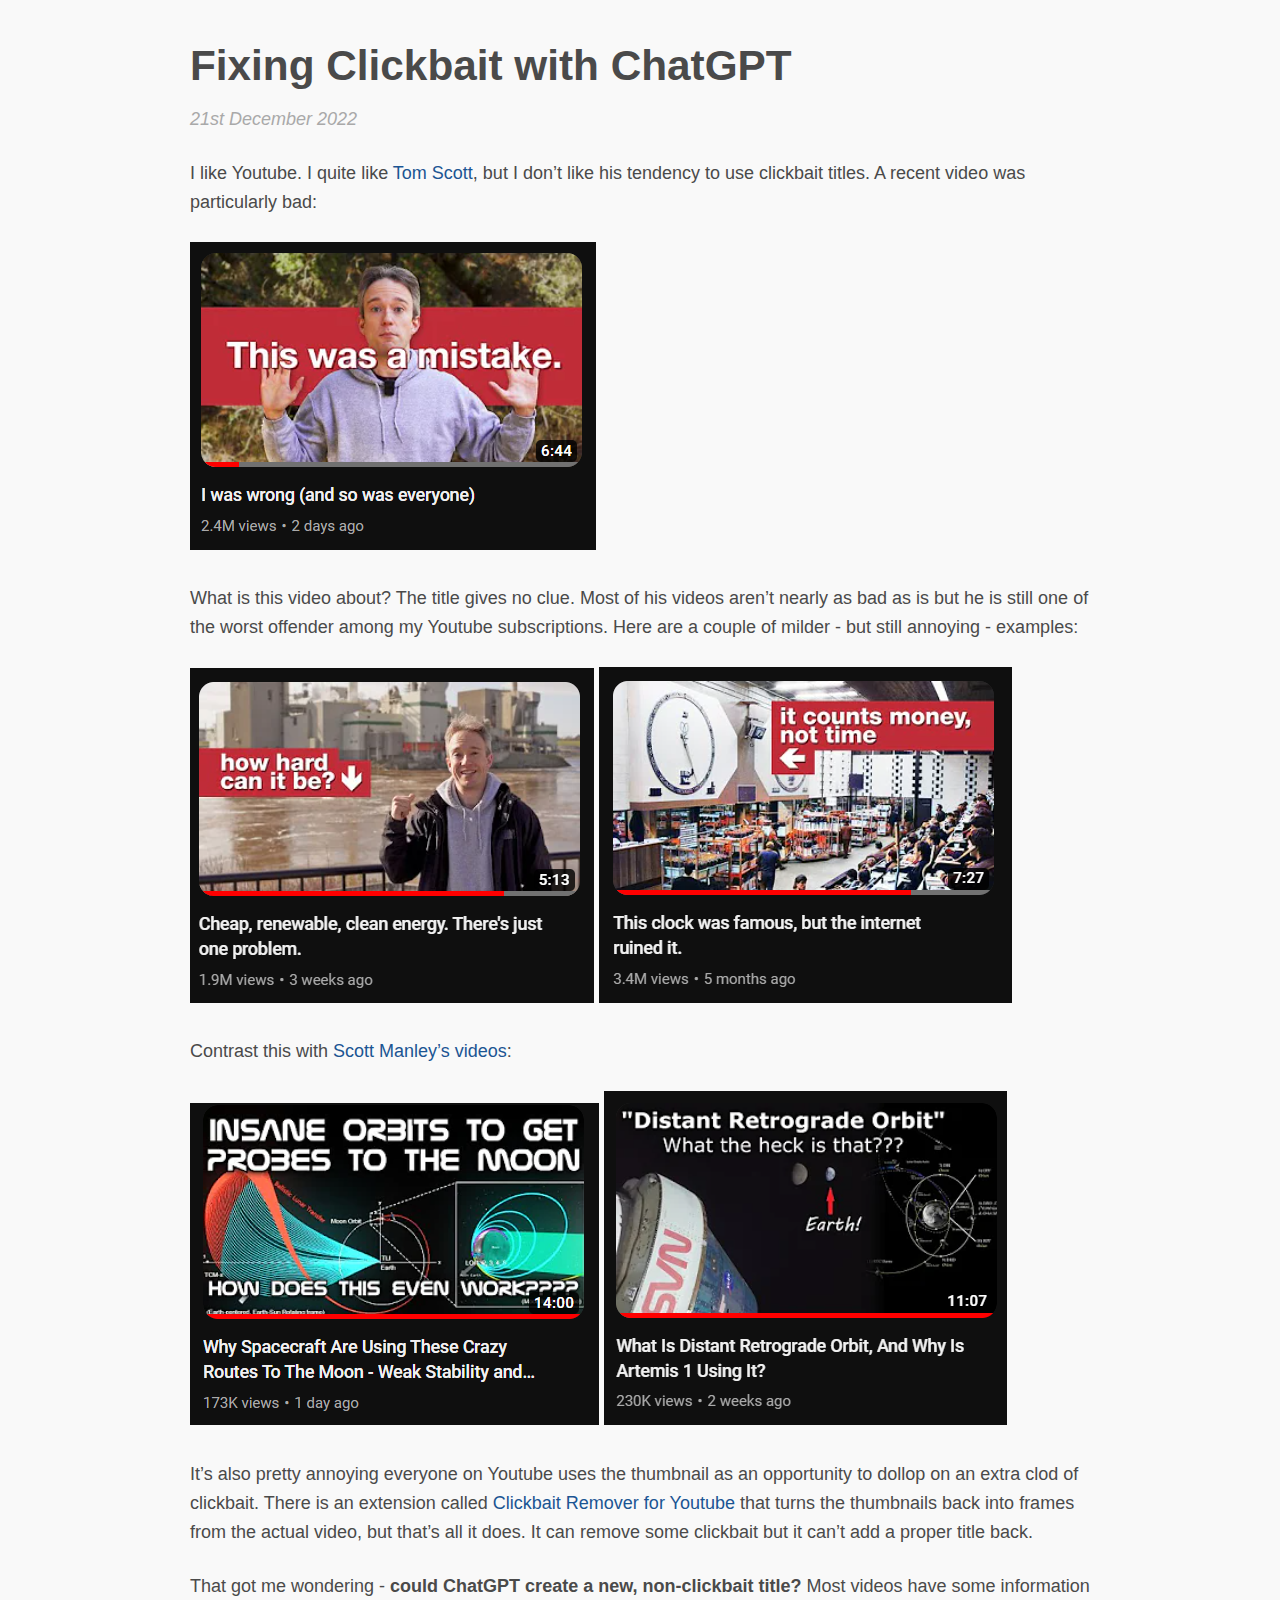
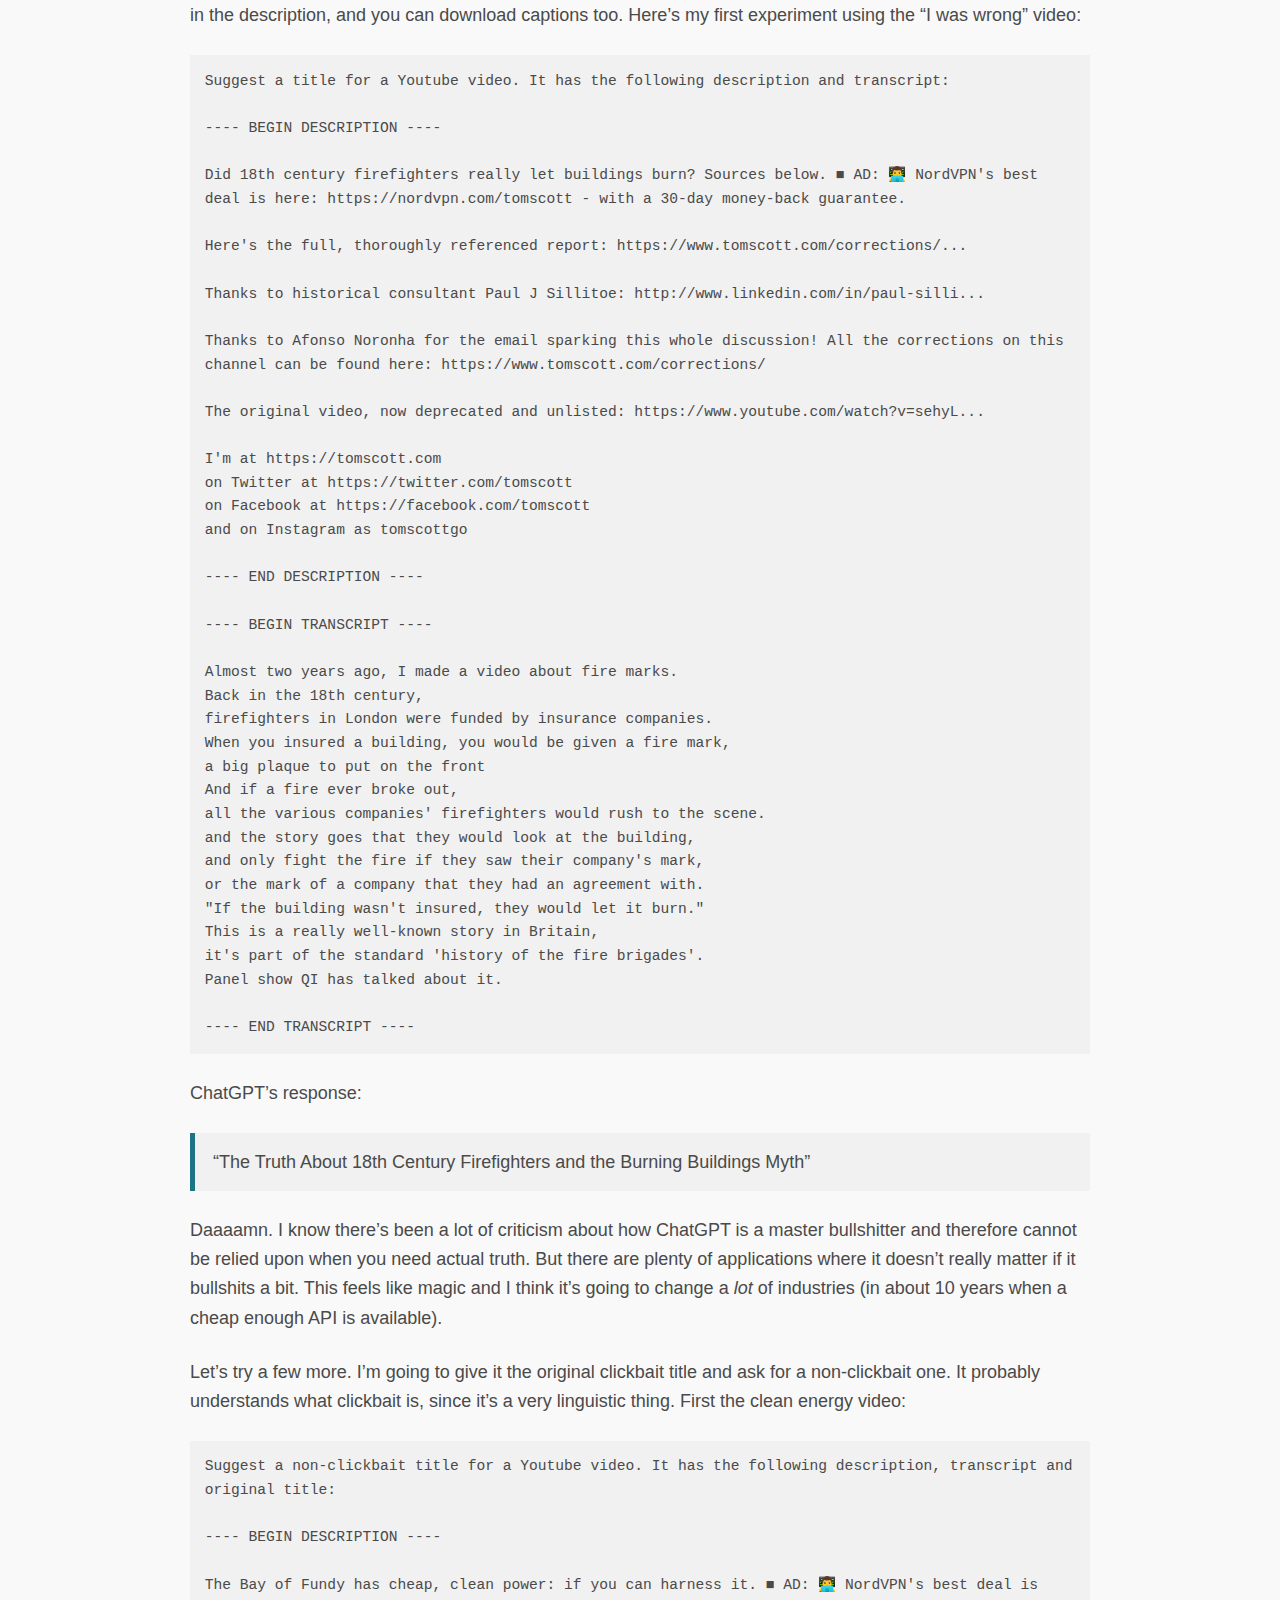
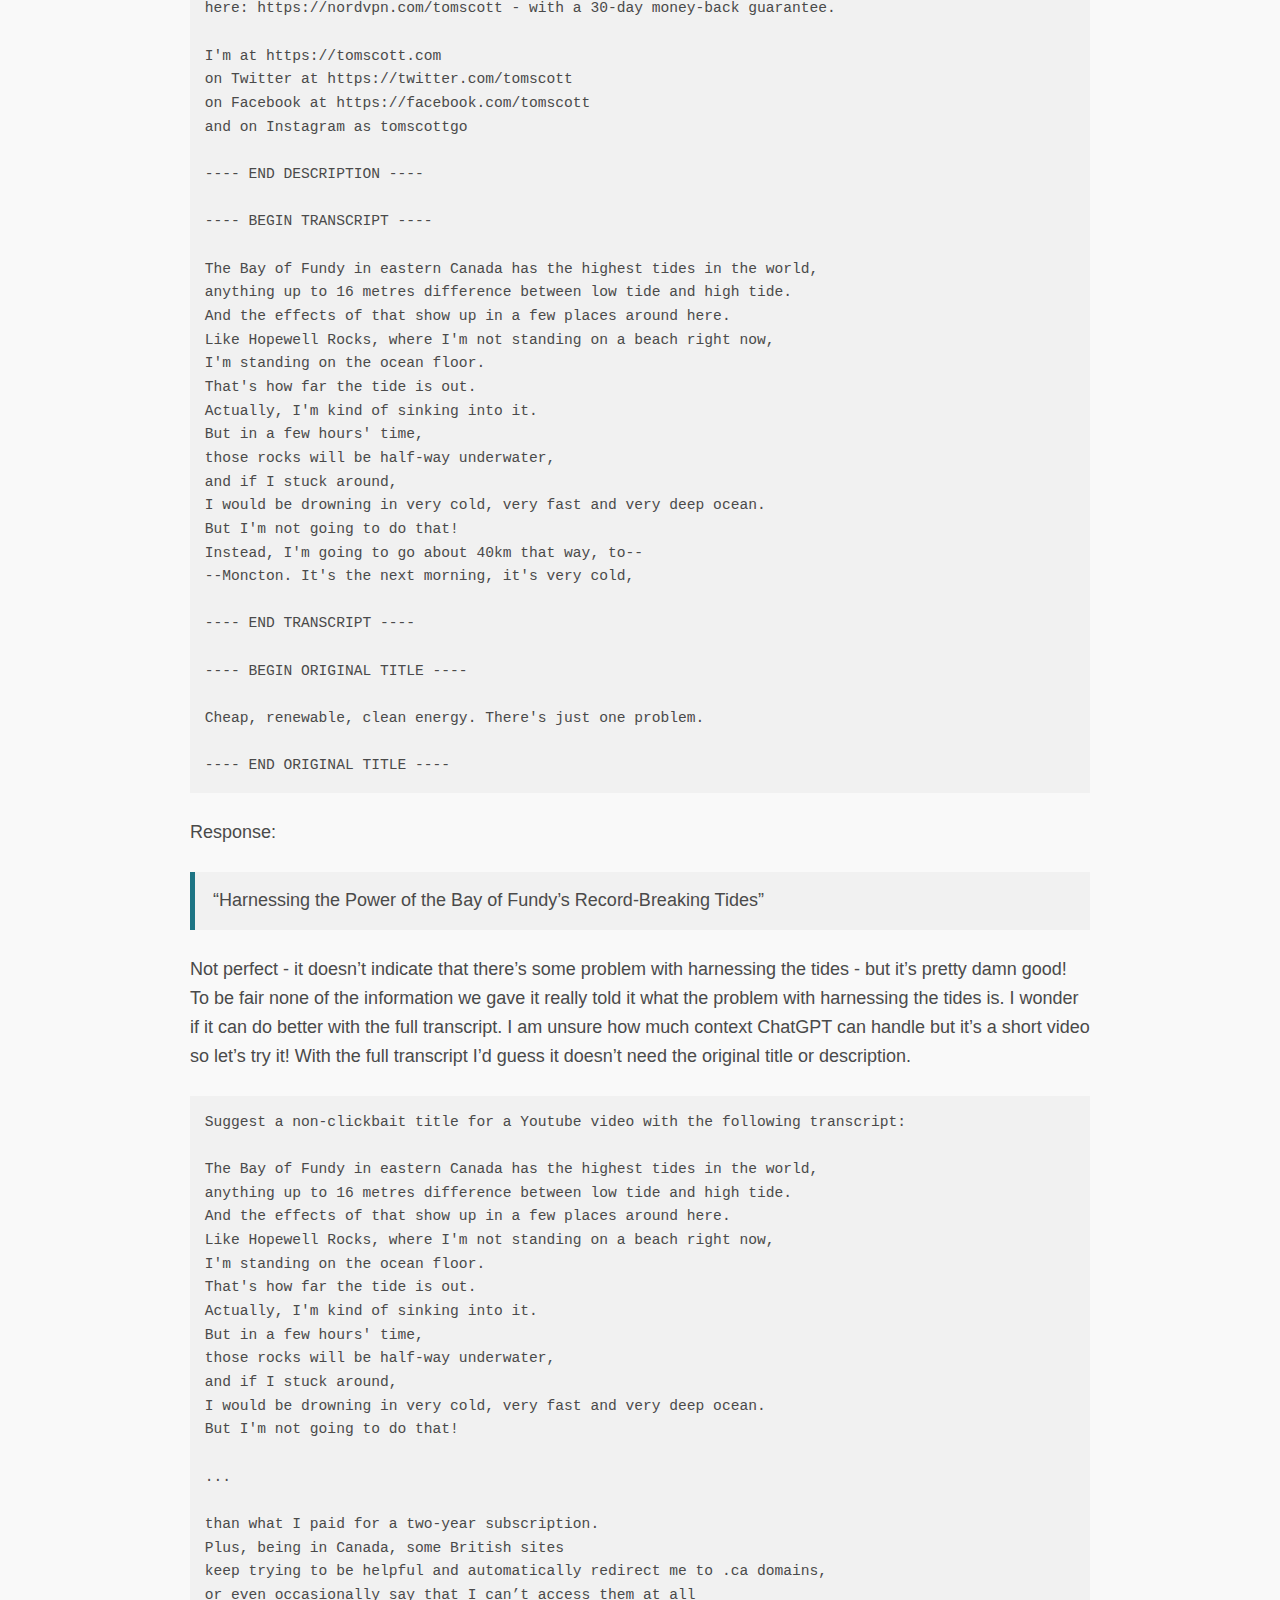
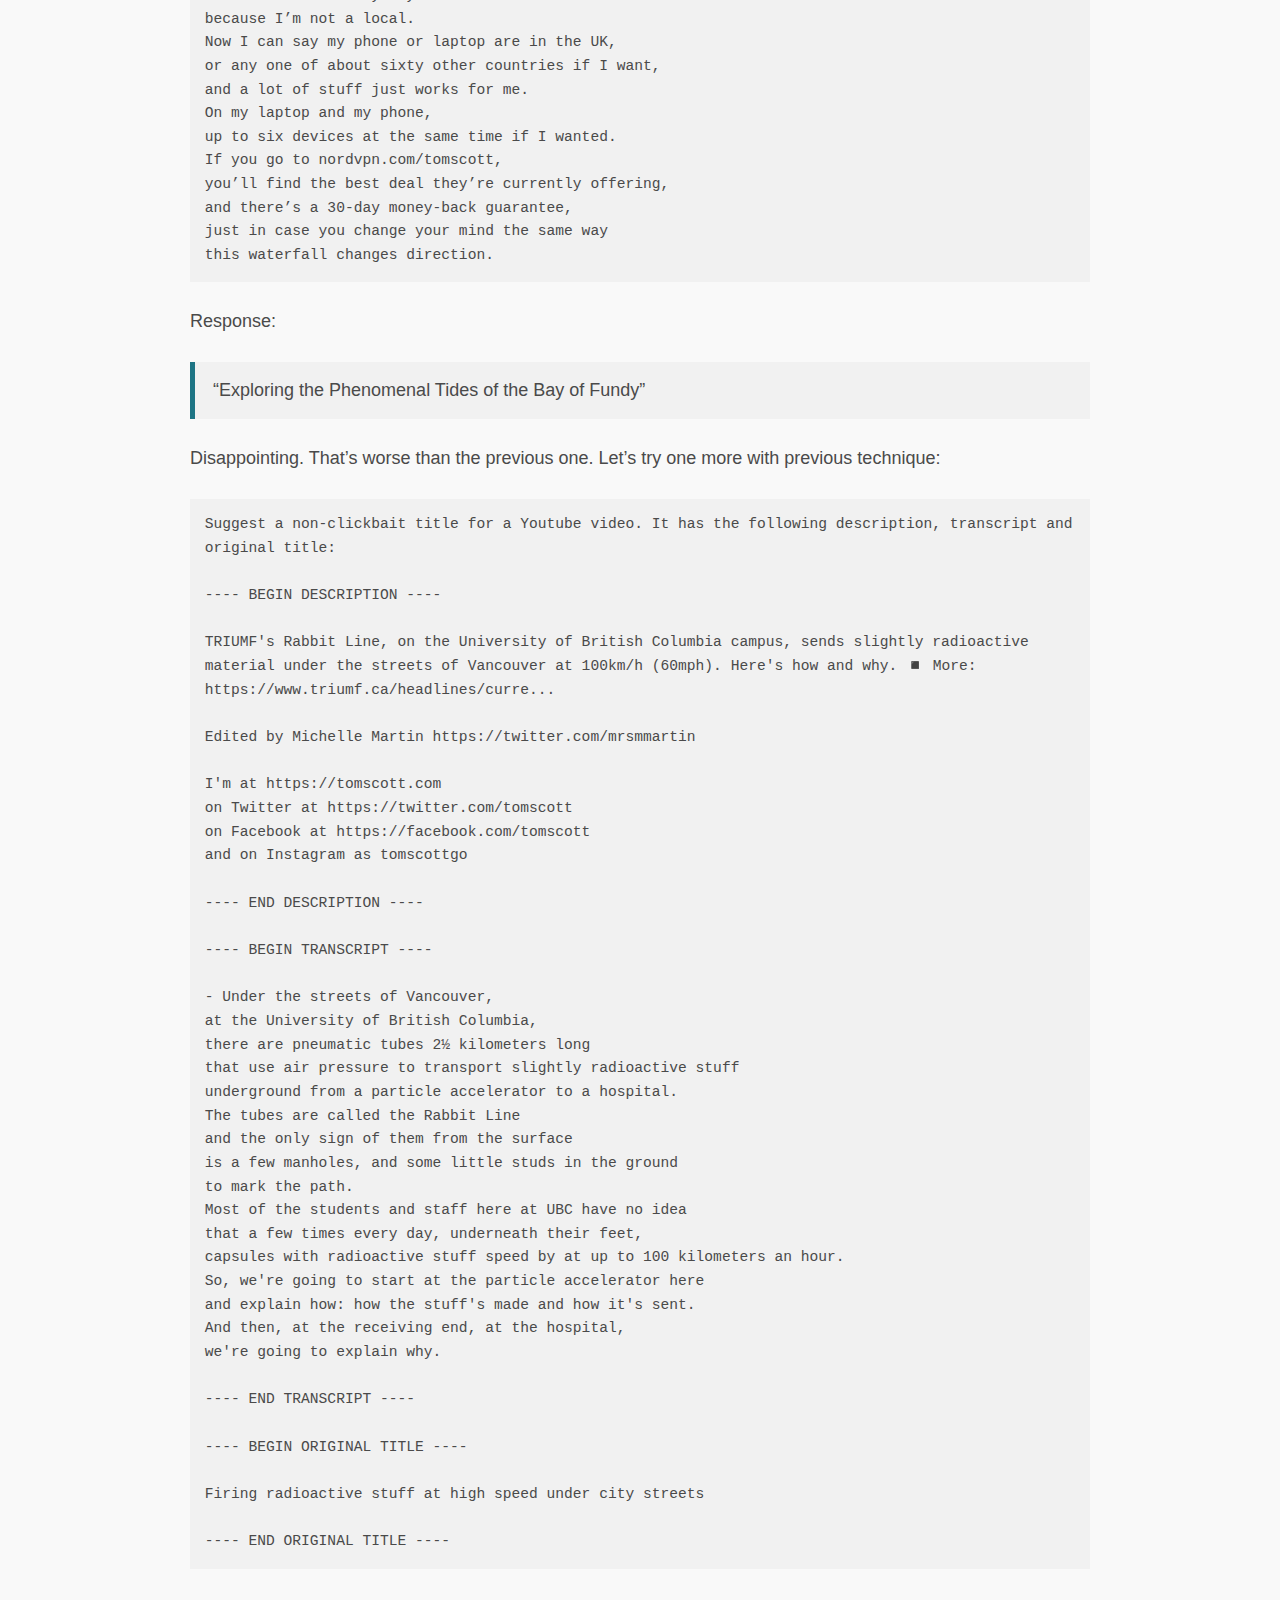
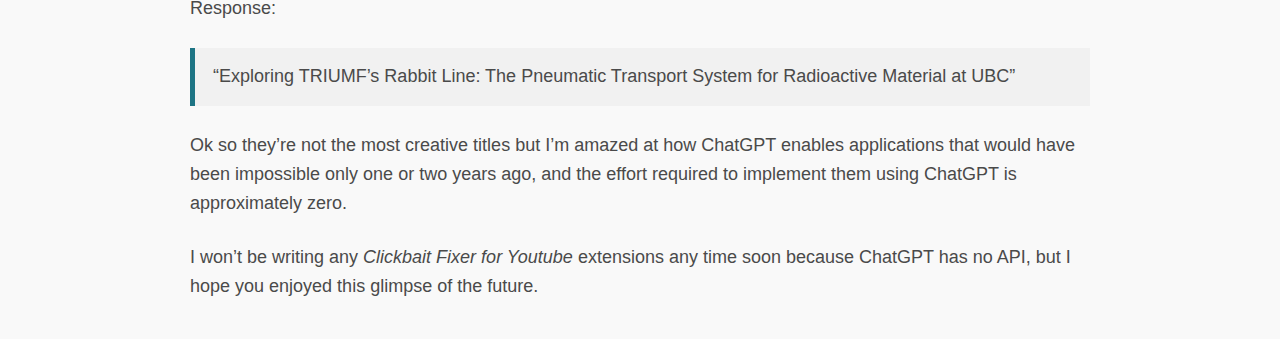
<file: youtube-clickbait-chatgpt/index.html>
<!DOCTYPE html>
<html xmlns="http://www.w3.org/1999/xhtml" lang="" xml:lang="">
<head>
  <meta charset="utf-8" />
  <meta name="generator" content="pandoc" />
  <meta name="viewport" content="width=device-width, initial-scale=1.0, user-scalable=yes" />
  <meta name="author" content="" />
  <title>Fixing Clickbait with ChatGPT</title>
  <style>
    code{white-space: pre-wrap;}
    span.smallcaps{font-variant: small-caps;}
    div.columns{display: flex; gap: min(4vw, 1.5em);}
    div.column{flex: auto; overflow-x: auto;}
    div.hanging-indent{margin-left: 1.5em; text-indent: -1.5em;}
    ul.task-list{list-style: none;}
    ul.task-list li input[type="checkbox"] {
      width: 0.8em;
      margin: 0 0.8em 0.2em -1.6em;
      vertical-align: middle;
    }
    .display.math{display: block; text-align: center; margin: 0.5rem auto;}
  </style>
  <link rel="stylesheet" href="../style.css" />
  <!--[if lt IE 9]>
    <script src="//cdnjs.cloudflare.com/ajax/libs/html5shiv/3.7.3/html5shiv-printshiv.min.js"></script>
  <![endif]-->
</head>
<body>
<header id="title-block-header">
<h1 class="title">Fixing Clickbait with ChatGPT</h1>
<p class="author"></p>
<p class="date">21st December 2022</p>
</header>
<p>I like Youtube. I quite like <a
href="https://www.youtube.com/@TomScottGo">Tom Scott</a>, but I don’t
like his tendency to use clickbait titles. A recent video was
particularly bad:</p>
<p><img src="2022-12-21-20-22-27.png" /></p>
<p>What is this video about? The title gives no clue. Most of his videos
aren’t nearly as bad as is but he is still one of the worst offender
among my Youtube subscriptions. Here are a couple of milder - but still
annoying - examples:</p>
<p><img src="2022-12-21-20-24-12.png" /> <img
src="2022-12-21-20-25-24.png" /></p>
<p>Contrast this with <a
href="https://www.youtube.com/@scottmanley">Scott Manley’s
videos</a>:</p>
<p><img src="2022-12-21-20-56-20.png" /> <img
src="2022-12-21-20-57-12.png" /></p>
<p>It’s also pretty annoying everyone on Youtube uses the thumbnail as an
opportunity to dollop on an extra clod of clickbait. There is an
extension called <a
href="https://chrome.google.com/webstore/detail/clickbait-remover-for-you/omoinegiohhgbikclijaniebjpkeopip">Clickbait
Remover for Youtube</a> that turns the thumbnails back into frames from
the actual video, but that’s all it does. It can remove some clickbait
but it can’t add a proper title back.</p>
<p>That got me wondering - <strong>could ChatGPT create a new,
non-clickbait title?</strong> Most videos have some information in the
description, and you can download captions too. Here’s my first
experiment using the “I was wrong” video:</p>
<pre class="wrap_pre"><code>Suggest a title for a Youtube video. It has the following description and transcript:

---- BEGIN DESCRIPTION ----

Did 18th century firefighters really let buildings burn? Sources below. ■ AD: 👨‍💻 NordVPN&#39;s best deal is here: https://nordvpn.com/tomscott - with a 30-day money-back guarantee.

Here&#39;s the full, thoroughly referenced report: https://www.tomscott.com/corrections/...

Thanks to historical consultant Paul J Sillitoe: http://www.linkedin.com/in/paul-silli...

Thanks to Afonso Noronha for the email sparking this whole discussion! All the corrections on this channel can be found here: https://www.tomscott.com/corrections/

The original video, now deprecated and unlisted: https://www.youtube.com/watch?v=sehyL...

I&#39;m at https://tomscott.com
on Twitter at https://twitter.com/tomscott
on Facebook at https://facebook.com/tomscott
and on Instagram as tomscottgo

---- END DESCRIPTION ----

---- BEGIN TRANSCRIPT ----

Almost two years ago, I made a video about fire marks.
Back in the 18th century,
firefighters in London were funded by insurance companies.
When you insured a building, you would be given a fire mark,
a big plaque to put on the front
And if a fire ever broke out,
all the various companies&#39; firefighters would rush to the scene.
and the story goes that they would look at the building,
and only fight the fire if they saw their company&#39;s mark,
or the mark of a company that they had an agreement with.
&quot;If the building wasn&#39;t insured, they would let it burn.&quot;
This is a really well-known story in Britain,
it&#39;s part of the standard &#39;history of the fire brigades&#39;.
Panel show QI has talked about it.

---- END TRANSCRIPT ----</code></pre>
<p>ChatGPT’s response:</p>
<blockquote>
<p>“The Truth About 18th Century Firefighters and the Burning Buildings
Myth”</p>
</blockquote>
<p>Daaaamn. I know there’s been a lot of criticism about how ChatGPT is
a master bullshitter and therefore cannot be relied upon when you need
actual truth. But there are plenty of applications where it doesn’t
really matter if it bullshits a bit. This feels like magic and I think
it’s going to change a <em>lot</em> of industries (in about 10 years
when a cheap enough API is available).</p>
<p>Let’s try a few more. I’m going to give it the original clickbait
title and ask for a non-clickbait one. It probably understands what
clickbait is, since it’s a very linguistic thing. First the clean energy
video:</p>
<pre class="wrap_pre"><code>Suggest a non-clickbait title for a Youtube video. It has the following description, transcript and original title:

---- BEGIN DESCRIPTION ----

The Bay of Fundy has cheap, clean power: if you can harness it. ■ AD: 👨‍💻 NordVPN&#39;s best deal is here: https://nordvpn.com/tomscott - with a 30-day money-back guarantee.

I&#39;m at https://tomscott.com
on Twitter at https://twitter.com/tomscott
on Facebook at https://facebook.com/tomscott
and on Instagram as tomscottgo

---- END DESCRIPTION ----

---- BEGIN TRANSCRIPT ----

The Bay of Fundy in eastern Canada has the highest tides in the world,
anything up to 16 metres difference between low tide and high tide.
And the effects of that show up in a few places around here.
Like Hopewell Rocks, where I&#39;m not standing on a beach right now,
I&#39;m standing on the ocean floor.
That&#39;s how far the tide is out.
Actually, I&#39;m kind of sinking into it.
But in a few hours&#39; time,
those rocks will be half-way underwater,
and if I stuck around,
I would be drowning in very cold, very fast and very deep ocean.
But I&#39;m not going to do that!
Instead, I&#39;m going to go about 40km that way, to--
--Moncton. It&#39;s the next morning, it&#39;s very cold,

---- END TRANSCRIPT ----

---- BEGIN ORIGINAL TITLE ----

Cheap, renewable, clean energy. There&#39;s just one problem.

---- END ORIGINAL TITLE ----</code></pre>
<p>Response:</p>
<blockquote>
<p>“Harnessing the Power of the Bay of Fundy’s Record-Breaking
Tides”</p>
</blockquote>
<p>Not perfect - it doesn’t indicate that there’s some problem with
harnessing the tides - but it’s pretty damn good! To be fair none of the
information we gave it really told it what the problem with harnessing
the tides is. I wonder if it can do better with the full transcript. I
am unsure how much context ChatGPT can handle but it’s a short video so
let’s try it! With the full transcript I’d guess it doesn’t need the
original title or description.</p>
<pre class="wrap_pre"><code>Suggest a non-clickbait title for a Youtube video with the following transcript:

The Bay of Fundy in eastern Canada has the highest tides in the world,
anything up to 16 metres difference between low tide and high tide.
And the effects of that show up in a few places around here.
Like Hopewell Rocks, where I&#39;m not standing on a beach right now,
I&#39;m standing on the ocean floor.
That&#39;s how far the tide is out.
Actually, I&#39;m kind of sinking into it.
But in a few hours&#39; time,
those rocks will be half-way underwater,
and if I stuck around,
I would be drowning in very cold, very fast and very deep ocean.
But I&#39;m not going to do that!

...

than what I paid for a two-year subscription.
Plus, being in Canada, some British sites
keep trying to be helpful and automatically redirect me to .ca domains,
or even occasionally say that I can’t access them at all
because I’m not a local.
Now I can say my phone or laptop are in the UK,
or any one of about sixty other countries if I want,
and a lot of stuff just works for me.
On my laptop and my phone,
up to six devices at the same time if I wanted.
If you go to nordvpn.com/tomscott,
you’ll find the best deal they’re currently offering,
and there’s a 30-day money-back guarantee,
just in case you change your mind the same way
this waterfall changes direction.</code></pre>
<p>Response:</p>
<blockquote>
<p>“Exploring the Phenomenal Tides of the Bay of Fundy”</p>
</blockquote>
<p>Disappointing. That’s worse than the previous one. Let’s try one more
with previous technique:</p>
<pre class="wrap_pre"><code>Suggest a non-clickbait title for a Youtube video. It has the following description, transcript and original title:

---- BEGIN DESCRIPTION ----

TRIUMF&#39;s Rabbit Line, on the University of British Columbia campus, sends slightly radioactive material under the streets of Vancouver at 100km/h (60mph). Here&#39;s how and why. ◾ More: https://www.triumf.ca/headlines/curre...

Edited by Michelle Martin https://twitter.com/mrsmmartin

I&#39;m at https://tomscott.com
on Twitter at https://twitter.com/tomscott
on Facebook at https://facebook.com/tomscott
and on Instagram as tomscottgo

---- END DESCRIPTION ----

---- BEGIN TRANSCRIPT ----

- Under the streets of Vancouver,
at the University of British Columbia,
there are pneumatic tubes 2½ kilometers long
that use air pressure to transport slightly radioactive stuff
underground from a particle accelerator to a hospital.
The tubes are called the Rabbit Line
and the only sign of them from the surface
is a few manholes, and some little studs in the ground
to mark the path.
Most of the students and staff here at UBC have no idea
that a few times every day, underneath their feet,
capsules with radioactive stuff speed by at up to 100 kilometers an hour.
So, we&#39;re going to start at the particle accelerator here
and explain how: how the stuff&#39;s made and how it&#39;s sent.
And then, at the receiving end, at the hospital,
we&#39;re going to explain why.

---- END TRANSCRIPT ----

---- BEGIN ORIGINAL TITLE ----

Firing radioactive stuff at high speed under city streets

---- END ORIGINAL TITLE ----</code></pre>
<p>Response:</p>
<blockquote>
<p>“Exploring TRIUMF’s Rabbit Line: The Pneumatic Transport System for
Radioactive Material at UBC”</p>
</blockquote>
<p>Ok so they’re not the most creative titles but I’m amazed at how
ChatGPT enables applications that would have been impossible only one or
two years ago, and the effort required to implement them using ChatGPT
is approximately zero.</p>
<p>I won’t be writing any <em>Clickbait Fixer for Youtube</em>
extensions any time soon because ChatGPT has no API, but I hope you
enjoyed this glimpse of the future.</p>
</body>
</html>
</file>
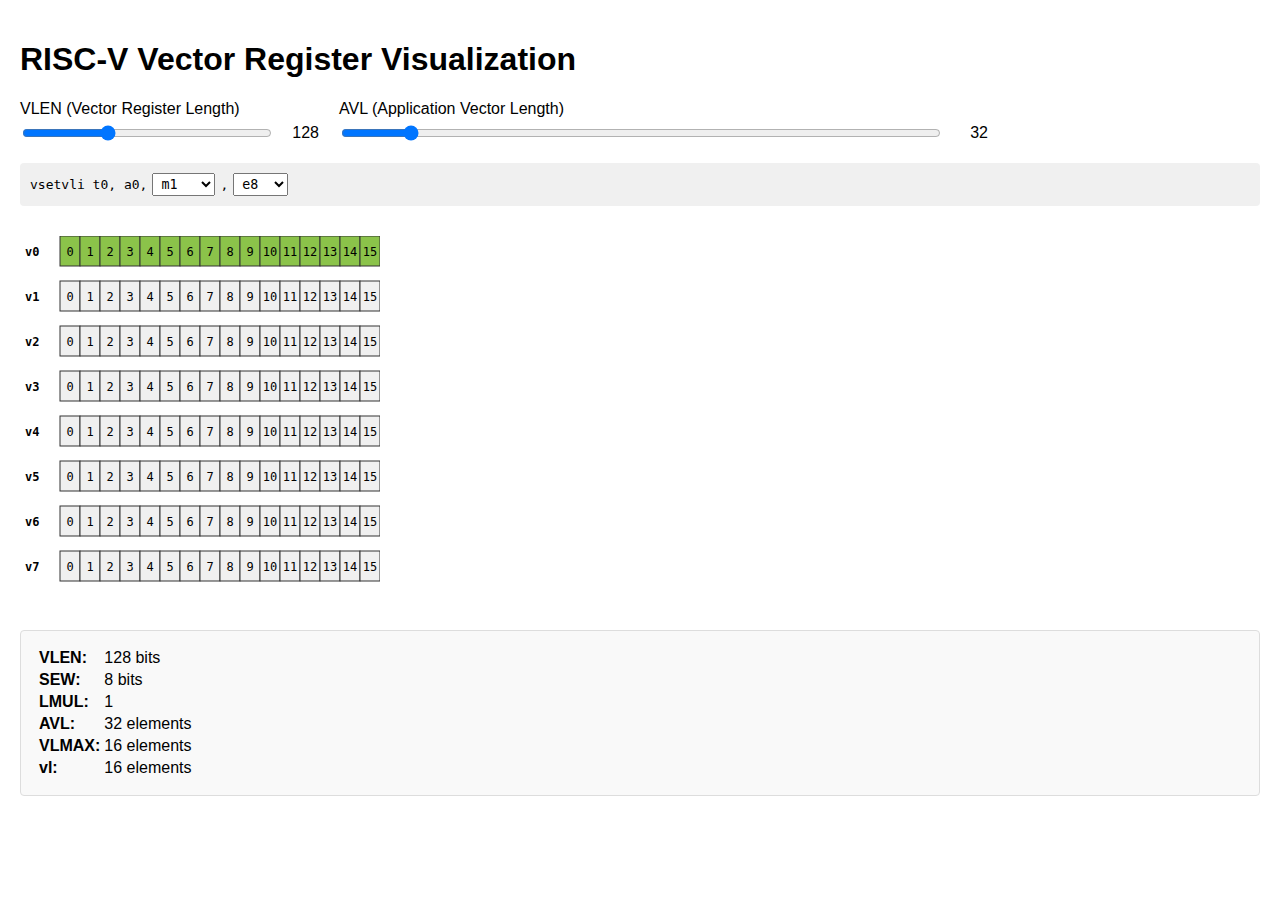
<file: riscv-vector/visualiser.html>
<!DOCTYPE html>
<html lang="en">
<head>
  <meta charset="UTF-8">
  <title>RISC-V Vector Register Visualization</title>
  <style>
    body {
      font-family: -apple-system, BlinkMacSystemFont, "Segoe UI", Roboto, Oxygen, Ubuntu, Cantarell, "Open Sans", "Helvetica Neue", sans-serif;
      margin: 0 auto;
      padding: 20px;
    }
    .controls {
      display: flex;
      flex-wrap: wrap;
      gap: 20px;
      margin-bottom: 20px;
      align-items: center;
    }
    .control-group {
      display: flex;
      flex-direction: column;
      gap: 5px;
    }
    .slider-container {
      display: flex;
      align-items: center;
      gap: 10px;
    }
    .slider-value {
      min-width: 35px;
      text-align: right;
    }
    .instruction {
      font-family: monospace;
      padding: 10px;
      background-color: #f0f0f0;
      border-radius: 4px;
      margin: 20px 0;
      display: flex;
      align-items: center;
      gap: 5px;
      flex-wrap: wrap;
    }
    .instruction select {
      font-family: monospace;
      padding: 2px 4px;
    }
    .vector-registers {
      margin-top: 30px;
    }
    .register-label {
      font-family: monospace;
      font-size: 14px;
      font-weight: bold;
    }
    .register-group text {
      font-family: monospace;
      font-size: 12px;
    }
    .info-panel {
      margin-top: 30px;
      padding: 15px;
      border: 1px solid #ddd;
      border-radius: 4px;
      background-color: #f9f9f9;
    }
    .info-panel h3 {
      margin-top: 0;
    }
    #vlen-slider {
      width: 250px;
    }
    #avl-slider {
      width: 600px;
    }
  </style>
</head>
<body>
  <h1>RISC-V Vector Register Visualization</h1>

  <div class="controls">
    <div class="control-group">
      <label for="vlen-slider">VLEN (Vector Register Length)</label>
      <div class="slider-container">
        <input type="range" min="6" max="9" step="1" value="7" id="vlen-slider">
        <span class="slider-value" id="vlen-value">128</span>
      </div>
    </div>

    <div class="control-group">
      <label for="avl-slider">AVL (Application Vector Length)</label>
      <div class="slider-container">
        <input type="range" min="0" max="300" step="1" value="32" id="avl-slider">
        <span class="slider-value" id="avl-value">32</span>
      </div>
    </div>
  </div>

  <div class="instruction">
    vsetvli t0, a0,
    <select id="lmul-select">
      <option value="0.125">m1/8</option>
      <option value="0.25">m1/4</option>
      <option value="0.5">m1/2</option>
      <option value="1" selected>m1</option>
      <option value="2">m2</option>
      <option value="4">m4</option>
      <option value="8">m8</option>
    </select>,
    <select id="sew-select">
      <option value="8" selected>e8</option>
      <option value="16">e16</option>
      <option value="32">e32</option>
      <option value="64">e64</option>
    </select>
  </div>

  <div id="vector-registers" class="vector-registers"></div>

  <div class="info-panel">
    <div id="config-info"></div>
  </div>

  <script>
    /**
     * Configurations for the RISC-V vector register visualization
     *
     * @typedef {Object} VectorConfig
     * @property {number} vlen - Vector register length in bits (64-512, powers of 2)
     * @property {number} avl - Application vector length (0-128)
     * @property {number} sew - Selected element width (8, 16, 32, or 64)
     * @property {number} lmul - Register group multiplier (0.125, 0.25, 0.5, 1, 2, 4, or 8)
     */

    /**
     * State object to hold the current configuration
     * @type {VectorConfig}
     */
    const currentConfig = {
      vlen: 128,
      avl: 32,
      sew: 8,
      lmul: 1
    };

    /**
     * Derived calculated values.
     *
     * @typedef {Object} DerivedValues
     * @property {number} vlmax
     * @property {number} vl
     * @property {number} elementsPerReg - how many elements are in each vector register.
     * @property {number} avaialableElementsPerReg - how many elements are available in each register (less for fractional LMUL).
     */

    /**
     * Calculate derived values from the current configuration
     *
     * @param {VectorConfig} config - The current configuration
     * @returns {DerivedValues} Object containing derived values (VLMAX, VLR, VSTART, etc.)
     */
    function calculateDerivedValues(config) {
      // VLMAX = VLEN × LMUL / SEW
      const vlmax = config.vlen * config.lmul / config.sew;

      // VL = min(AVL, VLMAX)
      const vl = config.avl <= vlmax ? config.avl : (
        config.avl >= vlmax * 2 ? vlmax : (
          // multiple options in this case but I expect most will do this
          Math.ceil(config.avl / 2)
        )
      );

      // Number of elements per register
      const elementsPerReg = config.vlen / config.sew;

      const avaialableElementsPerReg = elementsPerReg * Math.min(config.lmul, 1);

      return {
        vlmax,
        vl,
        elementsPerReg,
        avaialableElementsPerReg,
      };
    }

    /**
     * Render the SVG visualization of vector registers
     *
     * @param {VectorConfig} config - The current configuration
     * @param {DerivedValues} derived - Derived values like vl.
     */
    function renderVectorRegisters(config, derived) {
      const svgContainer = document.getElementById("vector-registers");

      // Clear previous SVG
      svgContainer.innerHTML = "";

      const START_REG = 0;
      const NUM_REGS = 8;

      // Calculate dimensions
      const baseElementWidth = 20;
      const elementWidth = baseElementWidth * (config.sew / 8);
      const elementHeight = 30;
      const labelWidth = 40;
      const registerGap = 15;
      const svgWidth = labelWidth + (derived.elementsPerReg * elementWidth);
      const svgHeight = 8 * (elementHeight + registerGap); // For 8 registers (v8-v15)

      // Create SVG element
      const svg = document.createElementNS("http://www.w3.org/2000/svg", "svg");
      svg.setAttribute("width", svgWidth);
      svg.setAttribute("height", svgHeight);
      svg.setAttribute("viewBox", `0 0 ${svgWidth} ${svgHeight}`);

      const fractionalLmul = config.lmul < 1;

      for (let reg = 0; reg < NUM_REGS; reg++) {

        // How much of the register is available for use.
        const fraction = fractionalLmul
          ? (reg === 0 ? config.lmul : 0)
          : (reg < config.lmul ? 1 : 0);

        const y = reg * (elementHeight + registerGap);
        const group = document.createElementNS("http://www.w3.org/2000/svg", "g");
        group.classList.add("register-group");

        // Register label
        const label = document.createElementNS("http://www.w3.org/2000/svg", "text");
        label.setAttribute("x", 5);
        label.setAttribute("y", y + elementHeight / 2 + 5);
        label.setAttribute("class", "register-label");
        label.textContent = `v${reg + START_REG}`;
        group.appendChild(label);

        // Register cells
        for (let el = 0; el < derived.elementsPerReg; el++) {
          const x = labelWidth + (el * elementWidth);
          const rect = document.createElementNS("http://www.w3.org/2000/svg", "rect");
          rect.setAttribute("x", x);
          rect.setAttribute("y", y);
          rect.setAttribute("width", elementWidth);
          rect.setAttribute("height", elementHeight);
          rect.setAttribute("stroke", "#333");
          rect.setAttribute("stroke-width", "1");

          // Which elements can be used in this register.
          let isAvailable = el < derived.avaialableElementsPerReg && reg < Math.max(config.lmul, 1);

          // Determine if element is within vector length (VL)
          const elementGlobalIndex = reg * derived.avaialableElementsPerReg + el;
          const isWithinVL = elementGlobalIndex < derived.vl;

          // Set fill color based on active state and VL
          if (isAvailable && isWithinVL) {
            rect.setAttribute("fill", "#8bc34a"); // Active and within VL
          } else if (isAvailable) {
            rect.setAttribute("fill", "#dcedc8"); // Active but beyond VL
          } else {
            rect.setAttribute("fill", "#f0f0f0"); // Inactive register
          }

          group.appendChild(rect);

          // Add element index text
          if (elementWidth >= 16) { // Only add text if elements are wide enough
            const text = document.createElementNS("http://www.w3.org/2000/svg", "text");
            text.setAttribute("x", x + elementWidth / 2);
            text.setAttribute("y", y + elementHeight / 2 + 5);
            text.setAttribute("text-anchor", "middle");
            text.textContent = el;
            group.appendChild(text);
          }
        }

        svg.appendChild(group);
      }

      svgContainer.appendChild(svg);

      // Update info panel
      updateInfoPanel(derived);
    }

    /**
     * Update the information panel with the current configuration
     * @param {Object} derived - The derived values from the current configuration
     */
    function updateInfoPanel(derived) {
      const infoPanel = document.getElementById("config-info");
      infoPanel.innerHTML = `
      <table>
        <tbody>
          <tr><td><strong>VLEN:</strong></td><td>${currentConfig.vlen} bits</td></tr>
          <tr><td><strong>SEW:</strong></td><td>${currentConfig.sew} bits</td></tr>
          <tr><td><strong>LMUL:</strong></td><td>${currentConfig.lmul}</td></tr>
          <tr><td><strong>AVL:</strong></td><td>${currentConfig.avl} elements</td></tr>
          <tr><td><strong>VLMAX:</strong></td><td>${derived.vlmax} elements</td></tr>
          <tr><td><strong>vl:</strong></td><td>${derived.vl} elements</td></tr>
        </tbody>
      </table>
      `;
    }

    function update() {
      renderVectorRegisters(currentConfig, calculateDerivedValues(currentConfig));
    }

    /**
     * Initialize UI controls and event listeners
     */
    function initControls() {
      // VLEN slider (6=64, 7=128, 8=256, 9=512)
      const vlenSlider = document.getElementById("vlen-slider");
      const vlenValue = document.getElementById("vlen-value");

      vlenSlider.addEventListener("input", () => {
        currentConfig.vlen = Math.pow(2, parseInt(vlenSlider.value));
        vlenValue.textContent = currentConfig.vlen;
        update();
      });

      // AVL slider
      const avlSlider = document.getElementById("avl-slider");
      const avlValue = document.getElementById("avl-value");

      avlSlider.addEventListener("input", () => {
        currentConfig.avl = parseInt(avlSlider.value);
        avlValue.textContent = currentConfig.avl;
        update();
      });

      // LMUL select
      const lmulSelect = document.getElementById("lmul-select");
      lmulSelect.addEventListener("change", () => {
        currentConfig.lmul = parseFloat(lmulSelect.value);
        update();
      });

      // SEW select
      const sewSelect = document.getElementById("sew-select");
      sewSelect.addEventListener("change", () => {
        currentConfig.sew = parseInt(sewSelect.value);
        update();
      });

      // Set initial values
      vlenSlider.value = Math.log2(currentConfig.vlen);
      vlenValue.textContent = currentConfig.vlen;
      avlSlider.value = currentConfig.avl;
      avlValue.textContent = currentConfig.avl;
      lmulSelect.value = currentConfig.lmul;
      sewSelect.value = currentConfig.sew;
    }

    // Initialize and render
    initControls();
    update();
  </script>
</body>
</html>
</file>
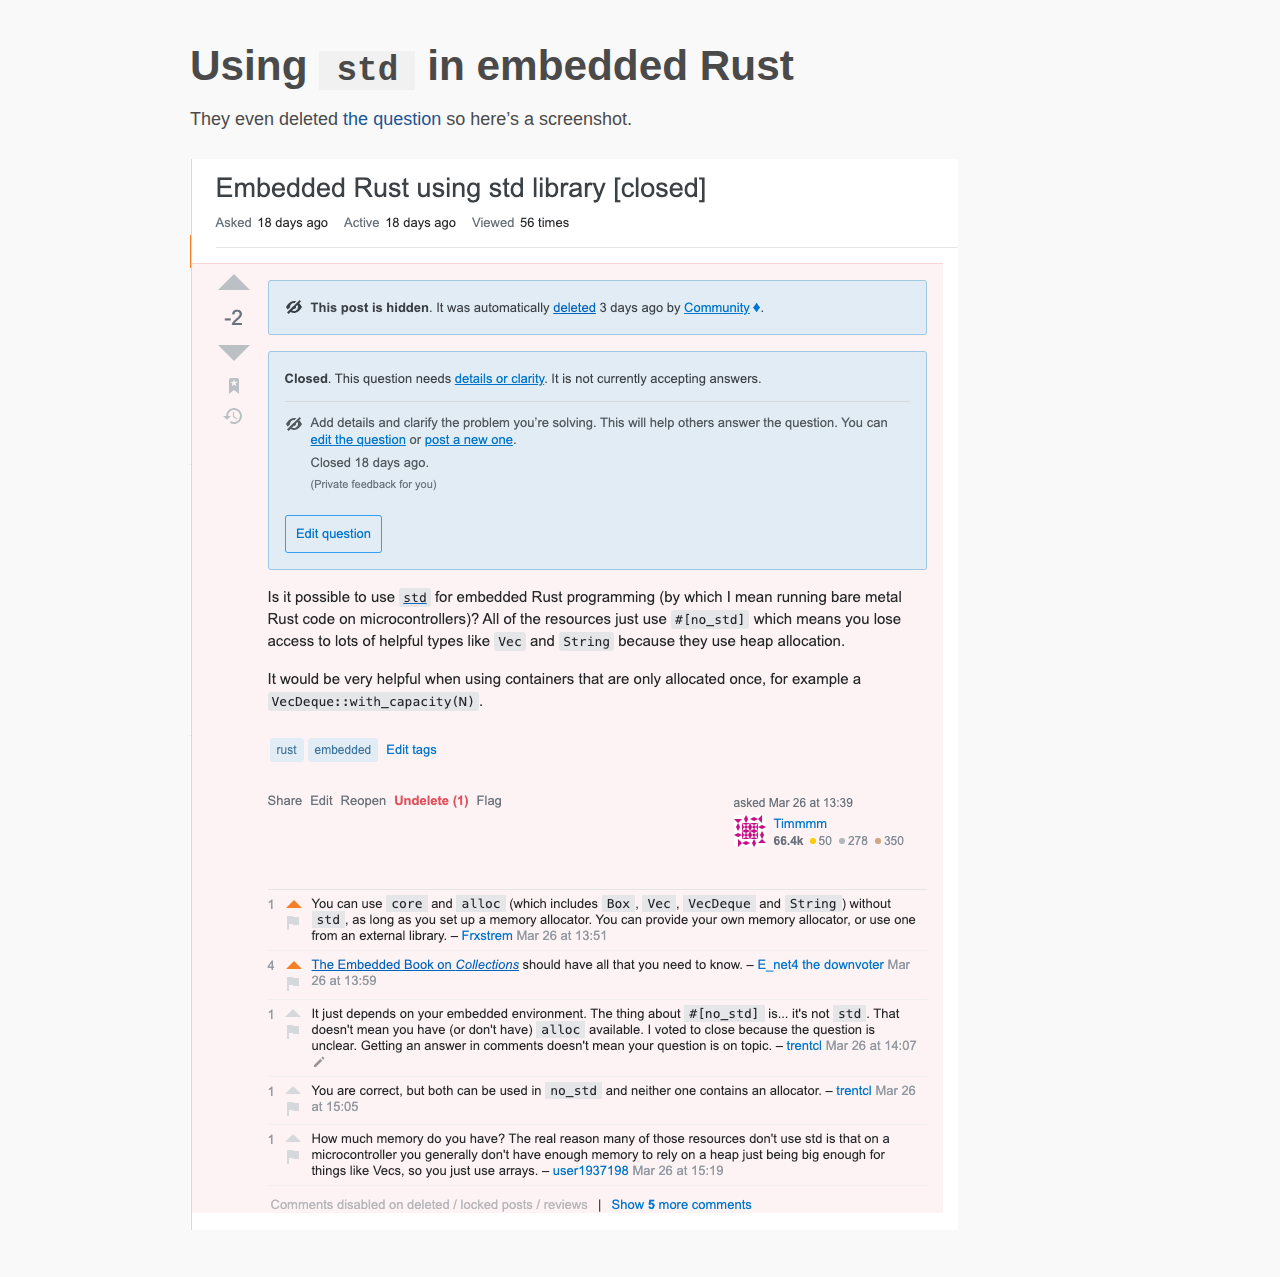
<file: std-embedded-rust/question.html>
<!DOCTYPE html>
<html xmlns="http://www.w3.org/1999/xhtml" lang="" xml:lang="">
<head>
  <meta charset="utf-8" />
  <meta name="generator" content="pandoc" />
  <meta name="viewport" content="width=device-width, initial-scale=1.0, user-scalable=yes" />
  <meta name="author" content="" />
  <title>Using std in embedded Rust</title>
  <style>
    code{white-space: pre-wrap;}
    span.smallcaps{font-variant: small-caps;}
    span.underline{text-decoration: underline;}
    div.column{display: inline-block; vertical-align: top; width: 50%;}
    div.hanging-indent{margin-left: 1.5em; text-indent: -1.5em;}
    ul.task-list{list-style: none;}
    .display.math{display: block; text-align: center; margin: 0.5rem auto;}
  </style>
  <link rel="stylesheet" href="../style.css" />
  <!--[if lt IE 9]>
    <script src="//cdnjs.cloudflare.com/ajax/libs/html5shiv/3.7.3/html5shiv-printshiv.min.js"></script>
  <![endif]-->
</head>
<body>
<header id="title-block-header">
<h1 class="title">Using <code>std</code> in embedded Rust</h1>
<p class="author"></p>
</header>
<p>They even deleted <a href="https://stackoverflow.com/questions/66818049/embedded-rust-using-std-library">the question</a> so here’s a screenshot.</p>
<p><img src="question_screenshot.png" /></p>
</body>
</html>
</file>
<file: style.css>
/* Based on https://github.com/oxalorg/sakura/ */

/* Body */
html {
  font-size: 62.5%;
  font-family: -apple-system, BlinkMacSystemFont, "Segoe UI", Roboto, "Helvetica Neue", Arial, "Noto Sans", sans-serif;
}

body {
  font-size: 1.8em;
  line-height: 1.618;
  max-width: 50em;
  margin: auto;
  color: #4a4a4a;
  background-color: #f9f9f9;
  padding: 13px;
}

/* @media (max-width: 684px) {
  body {
    font-size: 1.53rem;
  }
}

@media (max-width: 382px) {
  body {
    font-size: 1.35rem;
  }
} */

h1, h2, h3, h4, h5, h6 {
  line-height: 1.1;
  font-family: -apple-system, BlinkMacSystemFont, "Segoe UI", Roboto, "Helvetica Neue", Arial, "Noto Sans", sans-serif;
  font-weight: 700;
  margin-top: 3rem;
  margin-bottom: 1.5rem;
  overflow-wrap: break-word;
  word-wrap: break-word;
  -ms-word-break: break-all;
  word-break: break-word;
}

h1 {
  font-size: 2.35em;
}

h2 {
  font-size: 2.00em;
}

h3 {
  font-size: 1.75em;
}

h4 {
  font-size: 1.5em;
}

h5 {
  font-size: 1.25em;
}

h6 {
  font-size: 1em;
}

p {
  margin-top: 0px;
  margin-bottom: 2.5rem;
}

small, sub, sup {
  font-size: 75%;
}

hr {
  border-color: #1d7484;
}

a {
  text-decoration: none;
  color: #1b5593;
}

a:hover {
  color: #982c61;
  border-bottom: 2px solid #4a4a4a;
}

a:visited {
  color: #177687;
}

ul {
  padding-left: 1.4em;
  margin-top: 0px;
  margin-bottom: 2.5rem;
}

li {
  margin-bottom: 0.4em;
}

blockquote {
  margin-left: 0px;
  margin-right: 0px;
  padding-left: 1em;
  padding-top: 0.8em;
  padding-bottom: 0.8em;
  padding-right: 0.8em;
  border-left: 5px solid #1d7484;
  margin-bottom: 2.5rem;
  background-color: #f1f1f1;
}

blockquote p {
  margin-bottom: 0;
}

img, video {
  height: auto;
  max-width: 100%;
  margin-top: 0;
  margin-bottom: 0;
}

/* Pre and Code */

pre {
  background-color: #f1f1f1;
  display: block;
  padding: 1em;
  overflow-x: auto;
  margin-top: 0px;
  margin-bottom: 2.5rem;
}

code {
  padding: 0 0.5em;
  background-color: #f1f1f1;
  white-space: pre-wrap;
}

pre>code {
  padding: 0;
  background-color: transparent;
  white-space: pre;
}

/* Tables */

/* --- Tables --- */
table {
  padding: 0;
  text-align: justify;
  width: 100%;
  border-collapse: collapse;
}

table tr {
  border-top: 1px solid #cccccc;
  background-color: #ffffff;
  margin: 0;
  padding: 0;
}

table tr:nth-child(2n) {
  background-color: #f8f8f8;
}

table tr th {
  font-weight: bold;
  border: 1px solid #cccccc;
  text-align: left;
  margin: 0;
  padding: 0.375rem 0.8125rem;
}

table tr td {
  border: 1px solid #cccccc;
  text-align: left;
  margin: 0;
  padding: 0.375rem 0.8125rem;
}

table tr th :first-child,
table tr td :first-child {
  margin-top: 0;
}

table tr th :last-child,
table tr td :last-child {
  margin-bottom: 0;
}

/* Buttons, forms and input */

input, textarea {
  border: 1px solid #4a4a4a;
}

input:focus, textarea:focus {
  border: 1px solid #1d7484;
}

textarea {
  width: 100%;
}

button, input[type="submit"], input[type="reset"], input[type="button"] {
  display: inline-block;
  padding: 5px 10px;
  text-align: center;
  text-decoration: none;
  white-space: nowrap;
  background-color: #5957da;
  color: #f9f9f9;
  border-radius: 4px;
  border: 1px solid #183a6d;
  cursor: pointer;
  box-sizing: border-box;

  /* Increase font size -Tim */
  font-size: 90%;
}

button[disabled], input[type="submit"][disabled], input[type="reset"][disabled], input[type="button"][disabled] {
  cursor: default;
  opacity: .5;
}

button:focus:enabled, button:hover:enabled, input[type="submit"]:focus:enabled, input[type="submit"]:hover:enabled, input[type="reset"]:focus:enabled, input[type="reset"]:hover:enabled, input[type="button"]:focus:enabled, input[type="button"]:hover:enabled {
  background-color: #2e1f83;
  border-color: #110f5b;
  color: #f9f9f9;
  outline: 0;
}

textarea, select, input {
  color: #4a4a4a;
  padding: 6px 10px;
  /* The 6px vertically centers text on FF, ignored by Webkit */
  margin-bottom: 10px;
  background-color: #f1f1f1;
  border: 1px solid #f1f1f1;
  border-radius: 4px;
  box-shadow: none;
  box-sizing: border-box;
}

textarea:focus, select:focus, input:focus {
  border: 1px solid #1d7484;
  outline: 0;
}

input[type="checkbox"]:focus {
  outline: 1px dotted #1d7484;
}

label, legend, fieldset {
  display: block;
  margin-bottom: .5rem;
  font-weight: 600;
}

.author {
  color: darkgrey;
  font-style: italic;
  float: right;
}

.date {
  color: darkgrey;
  font-style: italic;
}

/* Pandoc syntax highlighting "other" class, which I am using for shell commands. */
code span.ot {
  color: unset;
  font-weight: bold;
}
/* Make errors not bold. */
code span.er {
  font-weight: normal;
}

/* Pandoc captions */
figcaption {
  font-style: italic;
}

/* For code blocks that I want to make wrap. */
.wrap_pre > code {
  white-space: pre-wrap;
}
</file>
